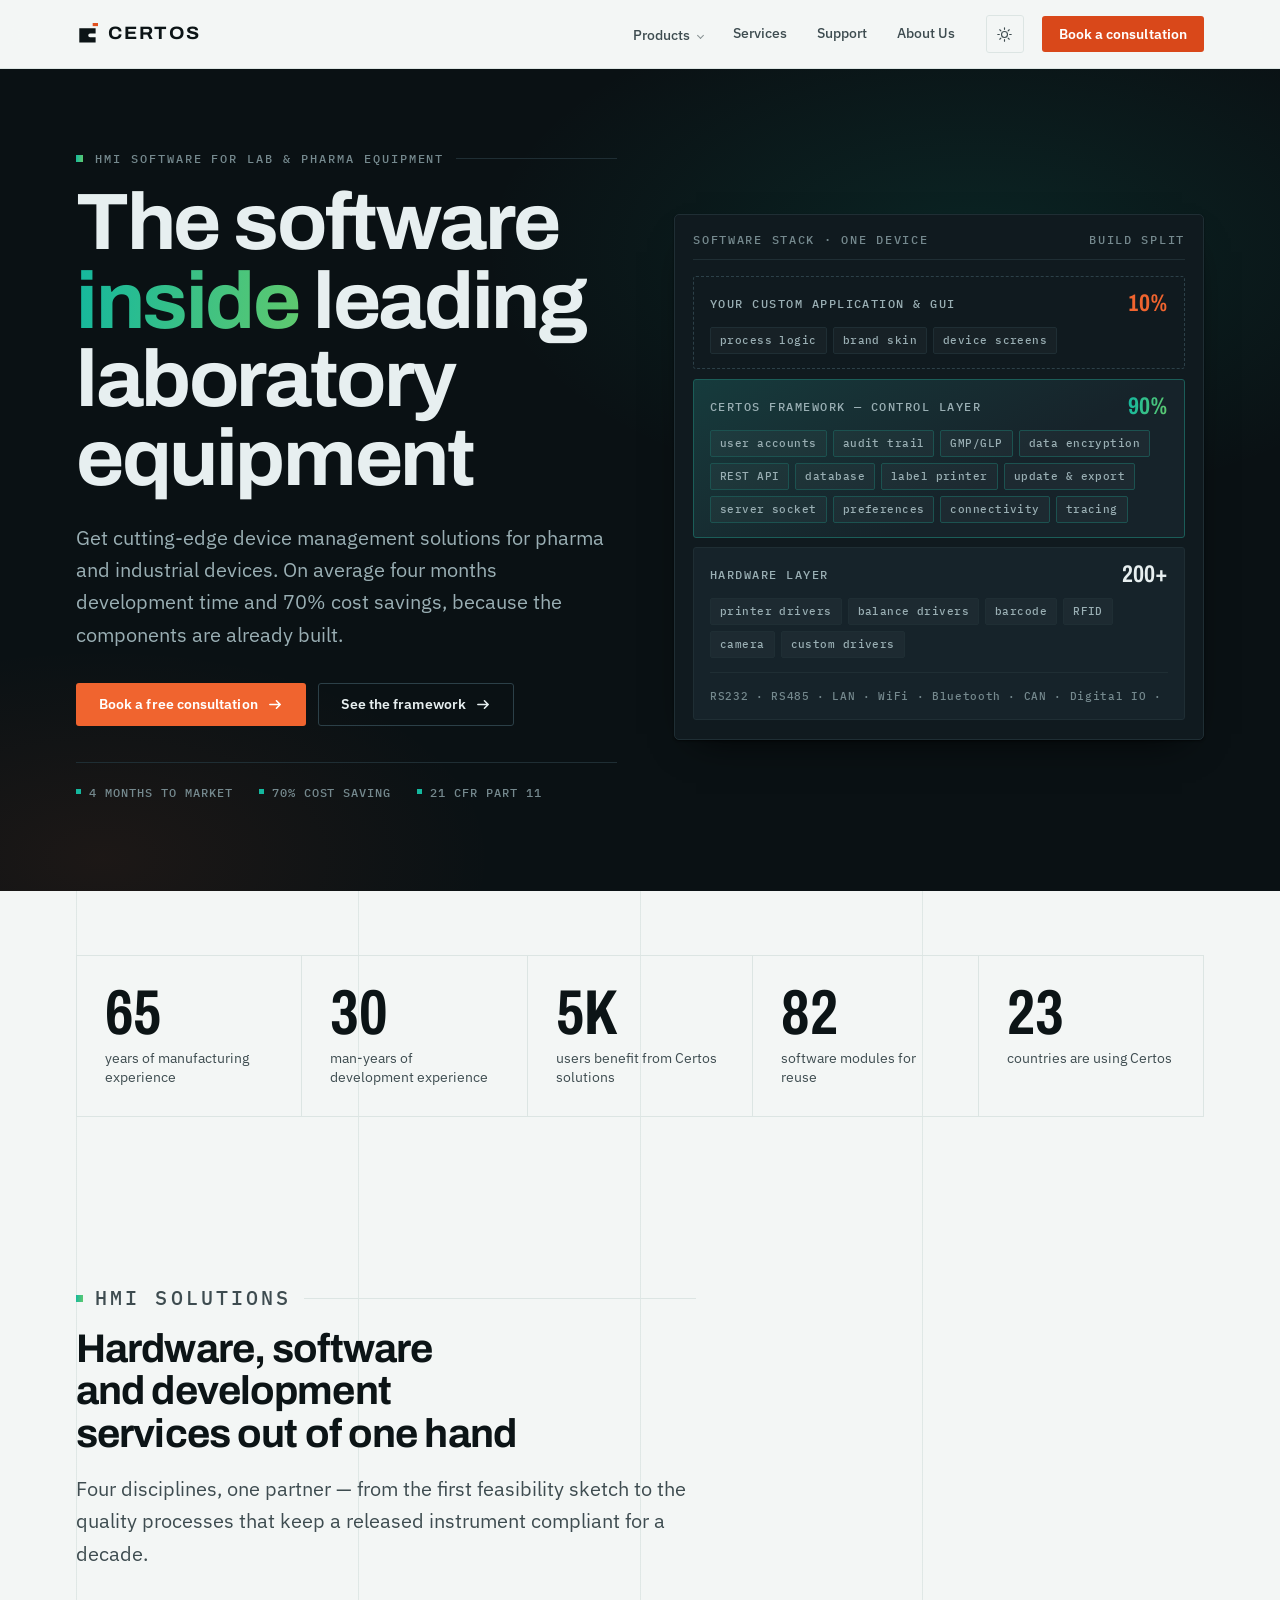
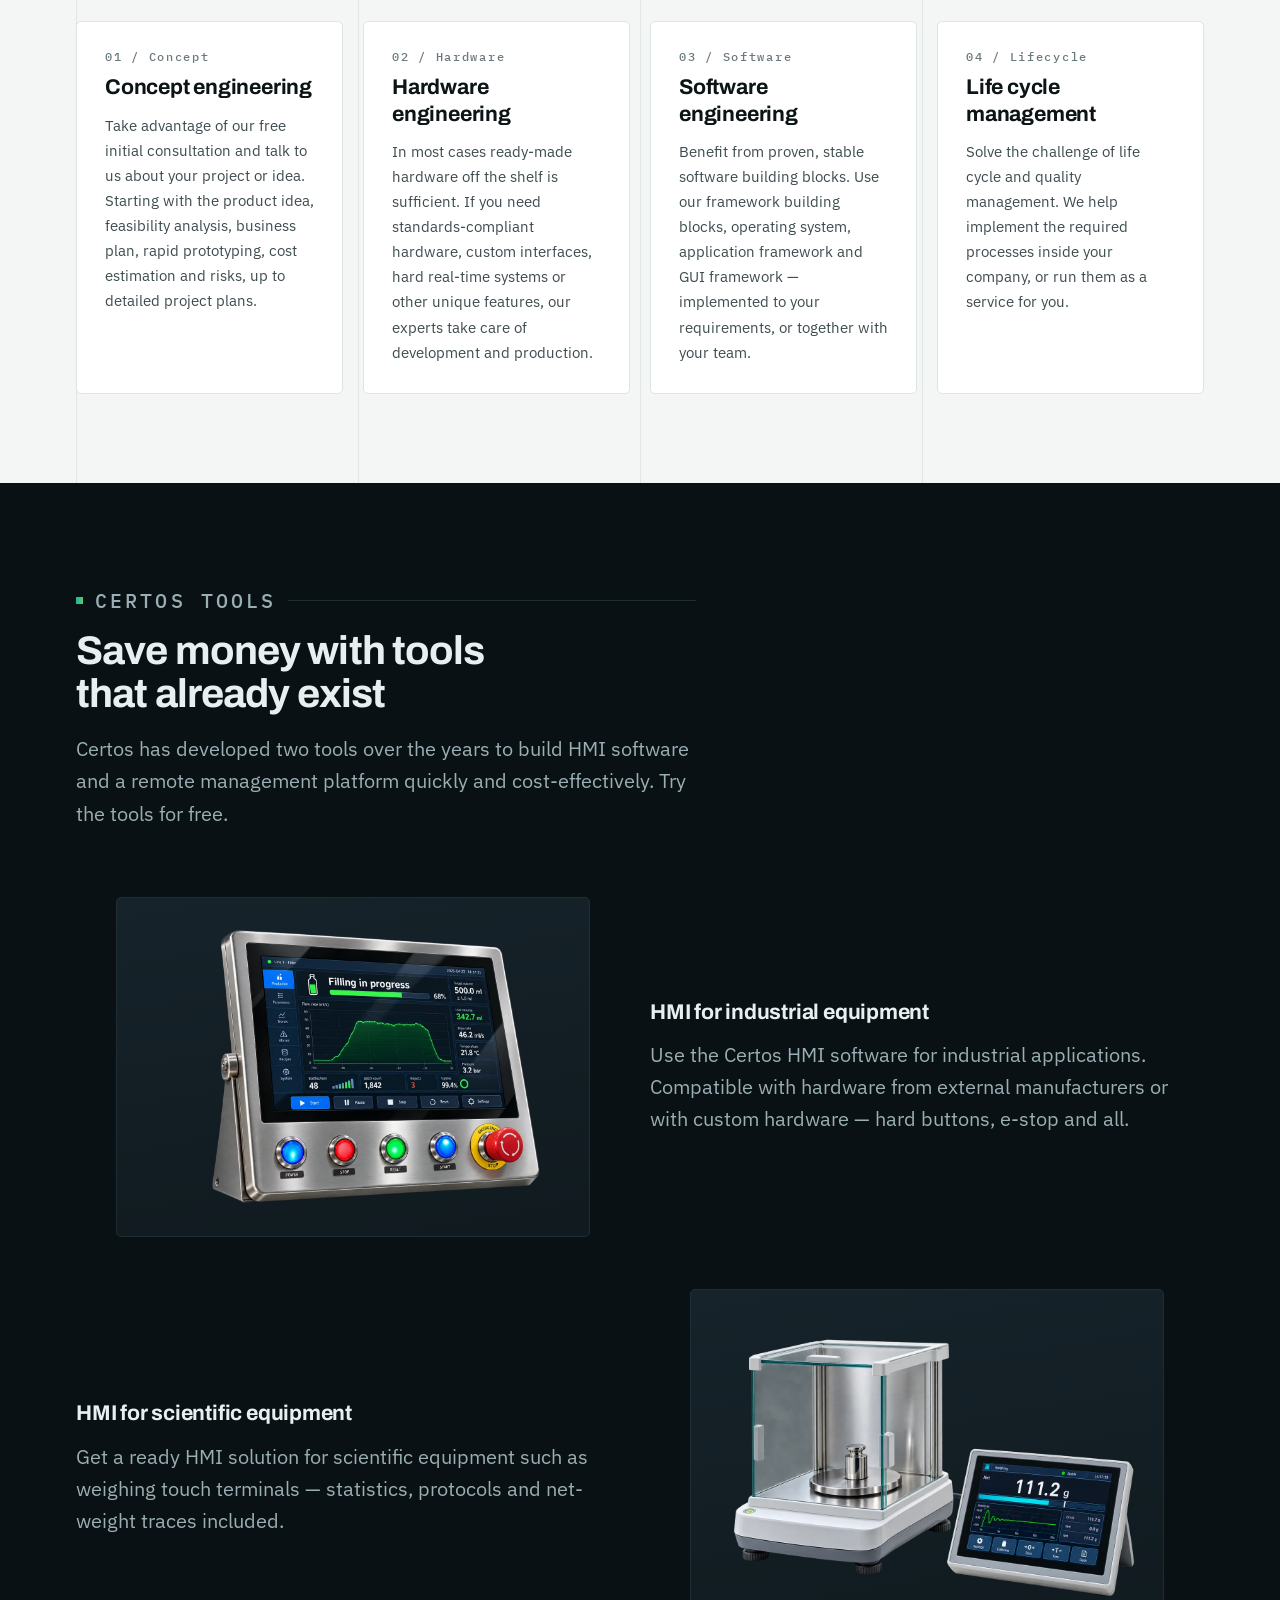
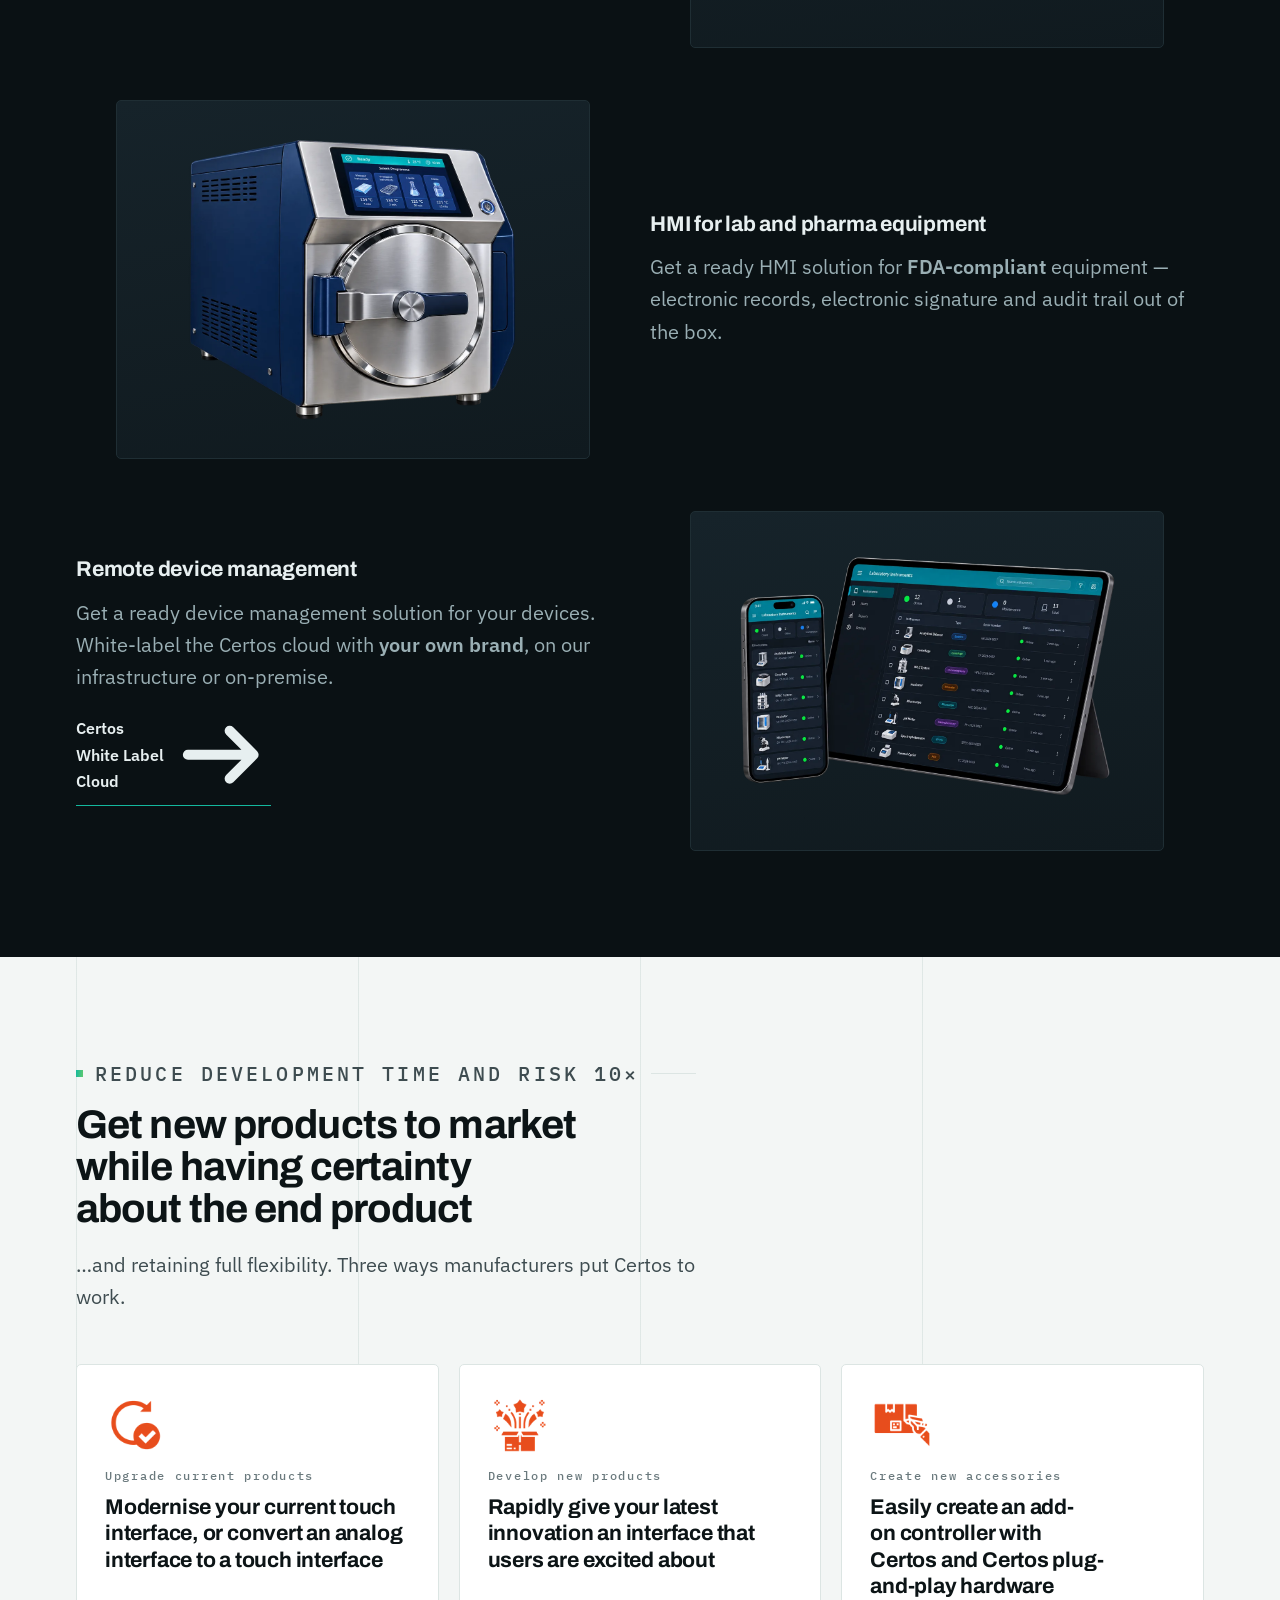
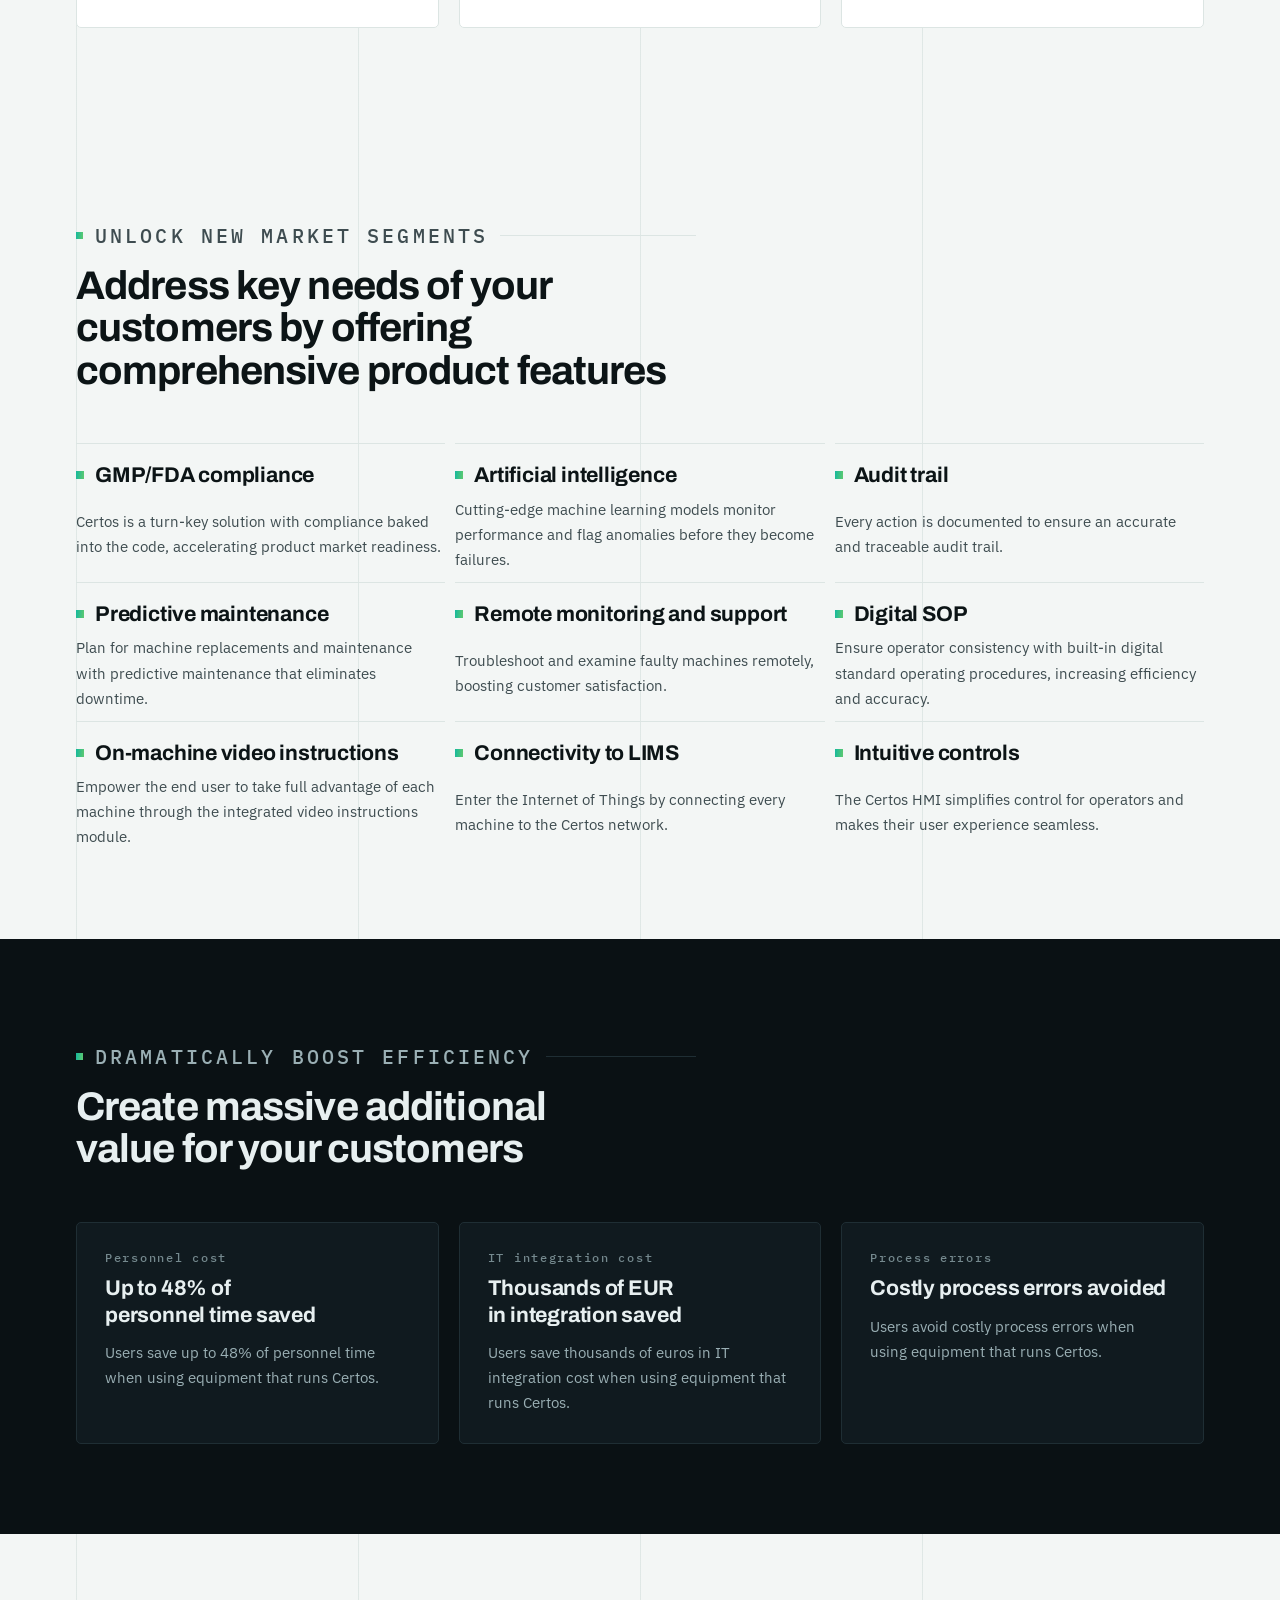
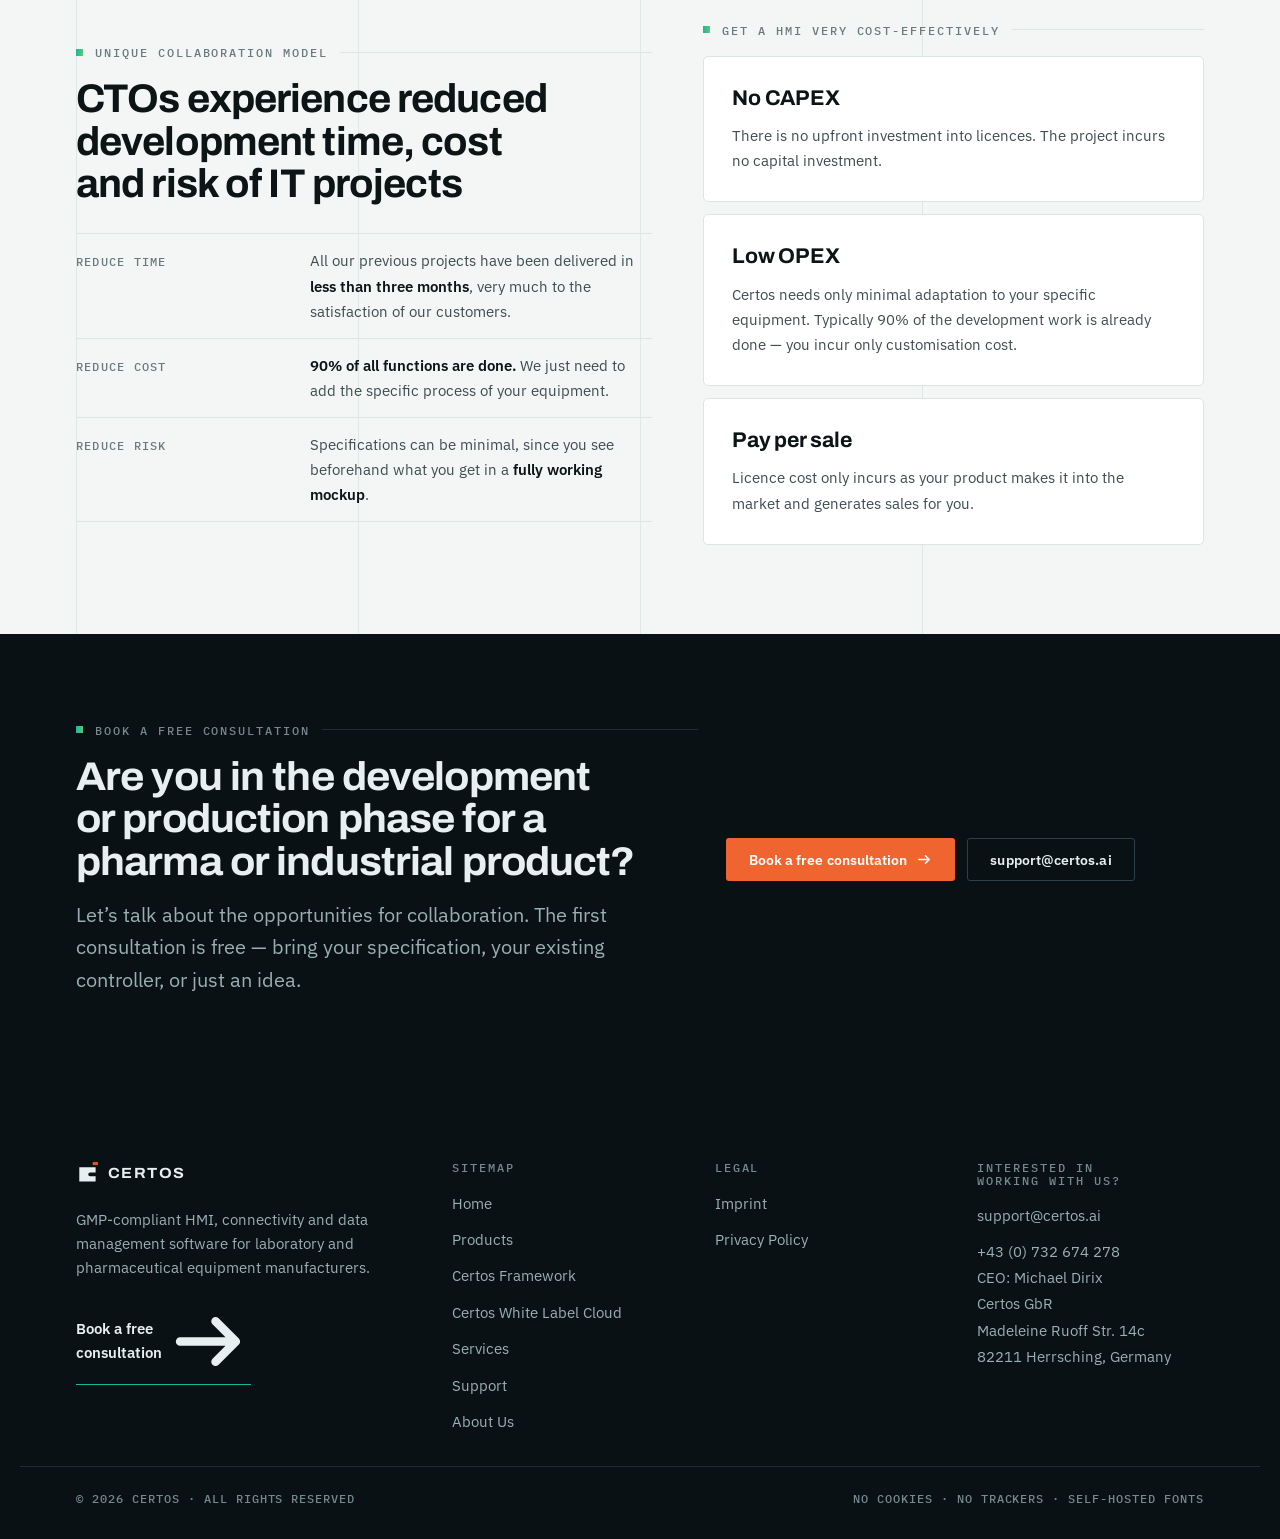
<file: index.html>
<!doctype html>
<html lang="en" itemscope itemtype="https://schema.org/WebPage">
<head>
<meta charset="utf-8">
<meta name="viewport" content="width=device-width, initial-scale=1">
<title>Certos &mdash; The software inside leading laboratory equipment</title>
<meta name="description" content="GMP-compliant HMI, connectivity and white-label device management software for laboratory and pharmaceutical equipment manufacturers. 90% already built, four months to market.">
<link rel="canonical" href="https://certos.ai/">
<meta property="og:type" content="website">
<meta property="og:site_name" content="Certos">
<meta property="og:title" content="Certos &mdash; The software inside leading laboratory equipment">
<meta property="og:description" content="GMP-compliant HMI, connectivity and white-label device management software for laboratory and pharmaceutical equipment manufacturers. 90% already built, four months to market.">
<meta property="og:url" content="https://certos.ai/">
<meta name="twitter:card" content="summary_large_image">
<meta name="theme-color" content="#0A1114">
<link rel="icon" href="/assets/img/favicon.svg" type="image/svg+xml">
<link rel="preload" href="/assets/fonts/archivo-400_800-latin.woff2" as="font" type="font/woff2" crossorigin>
<link rel="preload" href="/assets/fonts/ibm-plex-sans-400-latin.woff2" as="font" type="font/woff2" crossorigin>
<link rel="stylesheet" href="/assets/css/site.css">
<script>
  (function () {
    try {
      var t = localStorage.getItem("certos-theme");
      if (t === "dark" || t === "light") document.documentElement.setAttribute("data-theme", t);
    } catch (e) {}
  })();
</script>
</head>
<body>
<a class="skip" href="#main">Skip to content</a>
<header class="masthead">
  <div class="wrap masthead__in">
    <a class="mark" href="/"><svg class="mark__glyph" viewBox="0 0 24 24" fill="none" aria-hidden="true"><path d="M21.4 5.6H3.6v15.8h17.8v-5.9h-6.1a1.9 1.9 0 0 1-1.9-1.9v-.2a1.9 1.9 0 0 1 1.9-1.9h6.1V5.6Z" fill="currentColor"/><rect x="18.2" y="0" width="5.8" height="3.4" fill="#E2511F"/></svg>Certos</a>
    <nav class="nav" aria-label="Main"><div class="nav__item"><a href="/products/">Products</a><div class="nav__sub"><a href="/products/certos-framework/"><b>Certos Framework</b><span>Modular HMI framework for lab and industrial devices</span></a><a href="/products/certos-cloud/"><b>Certos White Label Cloud</b><span>Part 11 compliant device management under your brand</span></a></div></div><a href="/services/">Services</a><a href="/support/">Support</a><a href="/about-us/">About Us</a></nav>
    <button class="icon-btn theme-toggle" type="button" aria-label="Switch colour theme">
      <svg class="sun" viewBox="0 0 24 24" fill="none" aria-hidden="true"><circle cx="12" cy="12" r="4.2" stroke="currentColor" stroke-width="1.6"/><path d="M12 2.5v2.2M12 19.3v2.2M2.5 12h2.2M19.3 12h2.2M5.3 5.3l1.6 1.6M17.1 17.1l1.6 1.6M18.7 5.3l-1.6 1.6M6.9 17.1l-1.6 1.6" stroke="currentColor" stroke-width="1.6" stroke-linecap="round"/></svg>
      <svg class="moon" viewBox="0 0 24 24" fill="none" aria-hidden="true"><path d="M20 14.2A8.2 8.2 0 0 1 9.8 4a8.2 8.2 0 1 0 10.2 10.2Z" stroke="currentColor" stroke-width="1.6" stroke-linejoin="round"/></svg>
    </button>
    <a class="btn btn--primary" href="https://calendly.com/michael-dirix/certoclav" rel="noopener">Book a consultation</a>
    <button class="icon-btn burger" type="button" aria-label="Open menu" aria-expanded="false" aria-controls="drawer">
      <svg viewBox="0 0 24 24" fill="none" aria-hidden="true"><path d="M3.5 7h17M3.5 12h17M3.5 17h17" stroke="currentColor" stroke-width="1.7" stroke-linecap="round"/></svg>
    </button>
  </div>
  <div class="drawer wrap" id="drawer" data-open="false">
    <nav aria-label="Mobile"><a href="/products/">Products</a><a class="sub" href="/products/certos-framework/">Certos Framework</a><a class="sub" href="/products/certos-cloud/">Certos White Label Cloud</a><a href="/services/">Services</a><a href="/support/">Support</a><a href="/about-us/">About Us</a></nav>
    <a class="btn btn--primary" href="https://calendly.com/michael-dirix/certoclav" rel="noopener">Book a free consultation</a>
  </div>
</header>
<main id="main">

<section class="hero hero--panel panel">
  <div class="wrap hero__grid">
    <div>
      <p class="eyebrow" style="--line: var(--pn-line);">HMI software for lab &amp; pharma equipment</p>
      <h1>The software <em>inside</em> leading laboratory equipment</h1>
      <p class="hero__lead">Get cutting-edge device management solutions for pharma and industrial devices.
      On average four months development time and 70% cost savings, because the components are already built.</p>
      <div class="btn-row">
        <a class="btn btn--primary" href="https://calendly.com/michael-dirix/certoclav" rel="noopener">Book a free consultation <svg viewBox="0 0 16 16" fill="none" aria-hidden="true"><path d="M2 8h11M9 4l4 4-4 4" stroke="currentColor" stroke-width="1.7" stroke-linecap="round" stroke-linejoin="round"/></svg></a>
        <a class="btn btn--ghost" href="/products/certos-framework/">See the framework <svg viewBox="0 0 16 16" fill="none" aria-hidden="true"><path d="M2 8h11M9 4l4 4-4 4" stroke="currentColor" stroke-width="1.7" stroke-linecap="round" stroke-linejoin="round"/></svg></a>
      </div>
      <p class="hero__meta">
        <span>4 months to market</span>
        <span>70% cost saving</span>
        <span>21 CFR Part 11</span>
      </p>
    </div>
    
<div class="stack" aria-label="Certos software stack: 10 percent custom application on top of 90 percent ready-made framework">
  <p class="stack__bar"><span>Software stack &middot; one device</span><span>Build split</span></p>

  <div class="stack__layer stack__layer--custom">
    <h4>Your custom application &amp; GUI <b>10%</b></h4>
    <div class="chips">
      <span>process logic</span><span>brand skin</span><span>device screens</span>
    </div>
  </div>

  <div class="stack__layer stack__layer--core">
    <h4>Certos framework &mdash; control layer <b>90%</b></h4>
    <div class="chips">
      <span>user accounts</span><span>audit trail</span><span>GMP/GLP</span><span>data encryption</span>
      <span>REST&nbsp;API</span><span>database</span><span>label printer</span><span>update &amp; export</span>
      <span>server socket</span><span>preferences</span><span>connectivity</span><span>tracing</span>
    </div>
  </div>

  <div class="stack__layer">
    <h4>Hardware layer <b>200+</b></h4>
    <div class="chips">
      <span>printer drivers</span><span>balance drivers</span><span>barcode</span>
      <span>RFID</span><span>camera</span><span>custom drivers</span>
    </div>
    <p class="stack__io">RS232 &middot; RS485 &middot; LAN &middot; WiFi &middot; Bluetooth &middot; CAN &middot; Digital IO &middot; Analog IO &middot; USB &middot; SD &middot; SIM 3G/4G/5G</p>
  </div>
</div>

  </div>
</section>

<section class="band band--tight sheet">
  <div class="wrap">
    <div class="stats">
      <div><b data-count="65">65</b><span>years of manufacturing experience</span></div>
      <div><b data-count="30">30</b><span>man-years of development experience</span></div>
      <div><b data-count="5" data-suffix="K">5K</b><span>users benefit from Certos solutions</span></div>
      <div><b data-count="82">82</b><span>software modules for reuse</span></div>
      <div><b data-count="23">23</b><span>countries are using Certos</span></div>
    </div>
  </div>
</section>

<section class="band sheet">
  <div class="wrap">
    <div class="s-head">
      <p class="eyebrow">HMI solutions</p>
      <h2>Hardware, software and development services out of one hand</h2>
      <p>Four disciplines, one partner &mdash; from the first feasibility sketch to the quality processes
      that keep a released instrument compliant for a decade.</p>
    </div>
    <div class="grid grid--4 mt-l">
      <article class="card">
        <span class="card__num">01 / Concept</span>
        <h3>Concept engineering</h3>
        <p>Take advantage of our free initial consultation and talk to us about your project or idea.
        Starting with the product idea, feasibility analysis, business plan, rapid prototyping, cost
        estimation and risks, up to detailed project plans.</p>
      </article>
      <article class="card">
        <span class="card__num">02 / Hardware</span>
        <h3>Hardware engineering</h3>
        <p>In most cases ready-made hardware off the shelf is sufficient. If you need standards-compliant
        hardware, custom interfaces, hard real-time systems or other unique features, our experts take
        care of development and production.</p>
      </article>
      <article class="card">
        <span class="card__num">03 / Software</span>
        <h3>Software engineering</h3>
        <p>Benefit from proven, stable software building blocks. Use our framework building blocks,
        operating system, application framework and GUI framework &mdash; implemented to your
        requirements, or together with your team.</p>
      </article>
      <article class="card">
        <span class="card__num">04 / Lifecycle</span>
        <h3>Life cycle management</h3>
        <p>Solve the challenge of life cycle and quality management. We help implement the required
        processes inside your company, or run them as a service for you.</p>
      </article>
    </div>
  </div>
</section>

<section class="band panel">
  <div class="wrap">
    <div class="s-head">
      <p class="eyebrow" style="--line: var(--pn-line);">Certos tools</p>
      <h2>Save money with tools that already exist</h2>
      <p>Certos has developed two tools over the years to build HMI software and a remote management
      platform quickly and cost-effectively. Try the tools for free.</p>
    </div>

    <div class="grid grid--2 mt-l">
      <figure class="fig fig--contain">
        <img src="/assets/img/hmi-industrial.webp" alt="Industrial HMI panel PC in a stainless-steel bezel, showing a filling process with a live flow-rate trace, above a row of illuminated pushbuttons and an emergency stop" width="1200" height="894" loading="lazy">
        <figcaption><b>FIG. 01</b> HMI for industrial equipment &middot; panel PC</figcaption>
      </figure>
      <div style="display:grid; align-content:center; gap:14px;">
        <h3>HMI for industrial equipment</h3>
        <p class="lead">Use the Certos HMI software for industrial applications. Compatible with hardware
        from external manufacturers or with custom hardware &mdash; hard buttons, e-stop and all.</p>
      </div>

      <div style="display:grid; align-content:center; gap:14px;">
        <h3>HMI for scientific equipment</h3>
        <p class="lead">Get a ready HMI solution for scientific equipment such as weighing touch
        terminals &mdash; statistics, protocols and net-weight traces included.</p>
      </div>
      <figure class="fig fig--contain">
        <img src="/assets/img/hmi-balance.webp" alt="Laboratory precision balance beside a Certos touch terminal showing a net weight of 111.2 g with a live stability trace" width="1200" height="820" loading="lazy">
        <figcaption><b>FIG. 02</b> HMI for scientific equipment &middot; weighing terminal</figcaption>
      </figure>

      <figure class="fig fig--contain">
        <img src="/assets/img/hmi-sterilizer.webp" alt="Benchtop steam sterilizer with an integrated Certos touchscreen showing sterilisation programmes at 121 and 134 degrees Celsius" width="1200" height="809" loading="lazy">
        <figcaption><b>FIG. 03</b> HMI for lab &amp; pharma equipment &middot; steam sterilizer</figcaption>
      </figure>
      <div style="display:grid; align-content:center; gap:14px;">
        <h3>HMI for lab and pharma equipment</h3>
        <p class="lead">Get a ready HMI solution for <strong>FDA-compliant</strong> equipment &mdash;
        electronic records, electronic signature and audit trail out of the box.</p>
      </div>

      <div style="display:grid; align-content:center; gap:14px;">
        <h3>Remote device management</h3>
        <p class="lead">Get a ready device management solution for your devices. White-label the Certos
        cloud with <strong>your own brand</strong>, on our infrastructure or on-premise.</p>
        <p><a class="tlink" href="/products/certos-cloud/">Certos White Label Cloud <svg viewBox="0 0 16 16" fill="none" aria-hidden="true"><path d="M2 8h11M9 4l4 4-4 4" stroke="currentColor" stroke-width="1.7" stroke-linecap="round" stroke-linejoin="round"/></svg></a></p>
      </div>
      <figure class="fig fig--contain">
        <img src="/assets/img/device-fleet-mobile.webp" alt="Phone and tablet side by side, both showing the Certos device management application with a list of connected laboratory instruments" width="1200" height="902" loading="lazy">
        <figcaption><b>FIG. 04</b> Remote device management &middot; phone and tablet</figcaption>
      </figure>
    </div>
  </div>
</section>

<section class="band sheet">
  <div class="wrap">
    <div class="s-head">
      <p class="eyebrow">Reduce development time and risk 10&times;</p>
      <h2>Get new products to market while having certainty about the end product</h2>
      <p>&hellip;and retaining full flexibility. Three ways manufacturers put Certos to work.</p>
    </div>
    <div class="grid grid--3 mt-l">
      <article class="card">
        <img src="/assets/img/icon-upgrade.webp" alt="" width="180" height="180" loading="lazy" style="width:64px;height:64px;">
        <span class="card__num">Upgrade current products</span>
        <h3>Modernise your current touch interface, or convert an analog interface to a touch interface</h3>
      </article>
      <article class="card">
        <img src="/assets/img/icon-develop.webp" alt="" width="180" height="180" loading="lazy" style="width:64px;height:64px;">
        <span class="card__num">Develop new products</span>
        <h3>Rapidly give your latest innovation an interface that users are excited about</h3>
      </article>
      <article class="card">
        <img src="/assets/img/icon-accessories.webp" alt="" width="180" height="180" loading="lazy" style="width:64px;height:64px;">
        <span class="card__num">Create new accessories</span>
        <h3>Easily create an add-on controller with Certos and Certos plug-and-play hardware</h3>
      </article>
    </div>
  </div>
</section>

<section class="band sheet">
  <div class="wrap">
    <div class="s-head">
      <p class="eyebrow">Unlock new market segments</p>
      <h2>Address key needs of your customers by offering comprehensive product features</h2>
    </div>
    <div class="mt-l">
<div class="feat grid grid--3"><div><h3>GMP/FDA compliance</h3><p>Certos is a turn-key solution with compliance baked into the code, accelerating product market readiness.</p></div><div><h3>Artificial intelligence</h3><p>Cutting-edge machine learning models monitor performance and flag anomalies before they become failures.</p></div><div><h3>Audit trail</h3><p>Every action is documented to ensure an accurate and traceable audit trail.</p></div><div><h3>Predictive maintenance</h3><p>Plan for machine replacements and maintenance with predictive maintenance that eliminates downtime.</p></div><div><h3>Remote monitoring and support</h3><p>Troubleshoot and examine faulty machines remotely, boosting customer satisfaction.</p></div><div><h3>Digital SOP</h3><p>Ensure operator consistency with built-in digital standard operating procedures, increasing efficiency and accuracy.</p></div><div><h3>On-machine video instructions</h3><p>Empower the end user to take full advantage of each machine through the integrated video instructions module.</p></div><div><h3>Connectivity to LIMS</h3><p>Enter the Internet of Things by connecting every machine to the Certos network.</p></div><div><h3>Intuitive controls</h3><p>The Certos HMI simplifies control for operators and makes their user experience seamless.</p></div></div>
    </div>
  </div>
</section>

<section class="band panel">
  <div class="wrap">
    <div class="s-head">
      <p class="eyebrow" style="--line: var(--pn-line);">Dramatically boost efficiency</p>
      <h2>Create massive additional value for your customers</h2>
    </div>
    <div class="grid grid--3 mt-l">
      <article class="card">
        <span class="card__num">Personnel cost</span>
        <h3>Up to 48% of personnel time saved</h3>
        <p>Users save up to 48% of personnel time when using equipment that runs Certos.</p>
      </article>
      <article class="card">
        <span class="card__num">IT integration cost</span>
        <h3>Thousands of EUR in integration saved</h3>
        <p>Users save thousands of euros in IT integration cost when using equipment that runs Certos.</p>
      </article>
      <article class="card">
        <span class="card__num">Process errors</span>
        <h3>Costly process errors avoided</h3>
        <p>Users avoid costly process errors when using equipment that runs Certos.</p>
      </article>
    </div>
  </div>
</section>

<section class="band sheet">
  <div class="wrap split split--wide-left">
    <div>
      <p class="eyebrow">Unique collaboration model</p>
      <h2>CTOs experience reduced development time, cost and risk of IT projects</h2>
      <div class="spec mt-m">
        <div><p class="k">Reduce time</p><p class="v">All our previous projects have been delivered in <strong>less than three months</strong>, very much to the satisfaction of our customers.</p></div>
        <div><p class="k">Reduce cost</p><p class="v"><strong>90% of all functions are done.</strong> We just need to add the specific process of your equipment.</p></div>
        <div><p class="k">Reduce risk</p><p class="v">Specifications can be minimal, since you see beforehand what you get in a <strong>fully working mockup</strong>.</p></div>
      </div>
    </div>
    <div>
      <p class="eyebrow">Get a HMI very cost-effectively</p>
      <div class="grid" style="gap:12px;">
        <article class="card"><h3>No CAPEX</h3><p>There is no upfront investment into licences. The project incurs no capital investment.</p></article>
        <article class="card"><h3>Low OPEX</h3><p>Certos needs only minimal adaptation to your specific equipment. Typically 90% of the development work is already done &mdash; you incur only customisation cost.</p></article>
        <article class="card"><h3>Pay per sale</h3><p>Licence cost only incurs as your product makes it into the market and generates sales for you.</p></article>
      </div>
    </div>
  </div>
</section>

<section class="band panel">
  <div class="wrap cta">
    <div>
      <p class="eyebrow" style="--line: var(--pn-line);">Book a free consultation</p>
      <h2>Are you in the development or production phase for a pharma or industrial product?</h2>
      <p class="lead mt-s">Let&rsquo;s talk about the opportunities for collaboration. The first consultation is free &mdash;
      bring your specification, your existing controller, or just an idea.</p>
    </div>
    <div class="btn-row">
      <a class="btn btn--primary" href="https://calendly.com/michael-dirix/certoclav" rel="noopener">Book a free consultation <svg viewBox="0 0 16 16" fill="none" aria-hidden="true"><path d="M2 8h11M9 4l4 4-4 4" stroke="currentColor" stroke-width="1.7" stroke-linecap="round" stroke-linejoin="round"/></svg></a>
      <a class="btn btn--ghost" href="mailto:support@certos.ai">support@certos.ai</a>
    </div>
  </div>
</section>
</main>
<footer class="foot">
  <div class="wrap foot__in">
    <div>
      <a class="mark" href="/"><svg class="mark__glyph" viewBox="0 0 24 24" fill="none" aria-hidden="true"><path d="M21.4 5.6H3.6v15.8h17.8v-5.9h-6.1a1.9 1.9 0 0 1-1.9-1.9v-.2a1.9 1.9 0 0 1 1.9-1.9h6.1V5.6Z" fill="currentColor"/><rect x="18.2" y="0" width="5.8" height="3.4" fill="#E2511F"/></svg>Certos</a>
      <p style="color: var(--pn-tx-2); font-size: .92rem; margin-top: 16px; max-width: 34ch;">
        GMP-compliant HMI, connectivity and data management software for laboratory
        and pharmaceutical equipment manufacturers.
      </p>
      <p style="margin-top: 20px;"><a class="tlink" style="color: var(--pn-tx); border-color: var(--signal-b);" href="https://calendly.com/michael-dirix/certoclav" rel="noopener">Book a free consultation <svg viewBox="0 0 16 16" fill="none" aria-hidden="true"><path d="M2 8h11M9 4l4 4-4 4" stroke="currentColor" stroke-width="1.7" stroke-linecap="round" stroke-linejoin="round"/></svg></a></p>
    </div>
    <div>
      <h4>Sitemap</h4>
      <ul>
        <li><a href="/">Home</a></li>
        <li><a href="/products/">Products</a></li>
        <li><a href="/products/certos-framework/">Certos Framework</a></li>
        <li><a href="/products/certos-cloud/">Certos White Label Cloud</a></li>
        <li><a href="/services/">Services</a></li>
        <li><a href="/support/">Support</a></li>
        <li><a href="/about-us/">About Us</a></li>
      </ul>
    </div>
    <div>
      <h4>Legal</h4>
      <ul>
        <li><a href="/imprint/">Imprint</a></li>
        <li><a href="/privacy-policy/">Privacy Policy</a></li>
      </ul>
    </div>
    <div>
      <h4>Interested in working with us?</h4>
      <ul>
        <li><a href="mailto:support@certos.ai">support@certos.ai</a></li>
        <li><a href="tel:+43732674278">+43 (0) 732 674 278</a></li>
      </ul>
      <address>
        CEO: Michael Dirix<br>
        Certos GbR<br>
        Madeleine Ruoff Str. 14c<br>
        82211 Herrsching, Germany
      </address>
    </div>
  </div>
  <div class="wrap foot__bar">
    <span>&copy; 2026 Certos &middot; All rights reserved</span>
    <span>No cookies &middot; No trackers &middot; Self-hosted fonts</span>
  </div>
</footer>
<script src="/assets/js/site.js" defer></script>
</body>
</html>
</file>
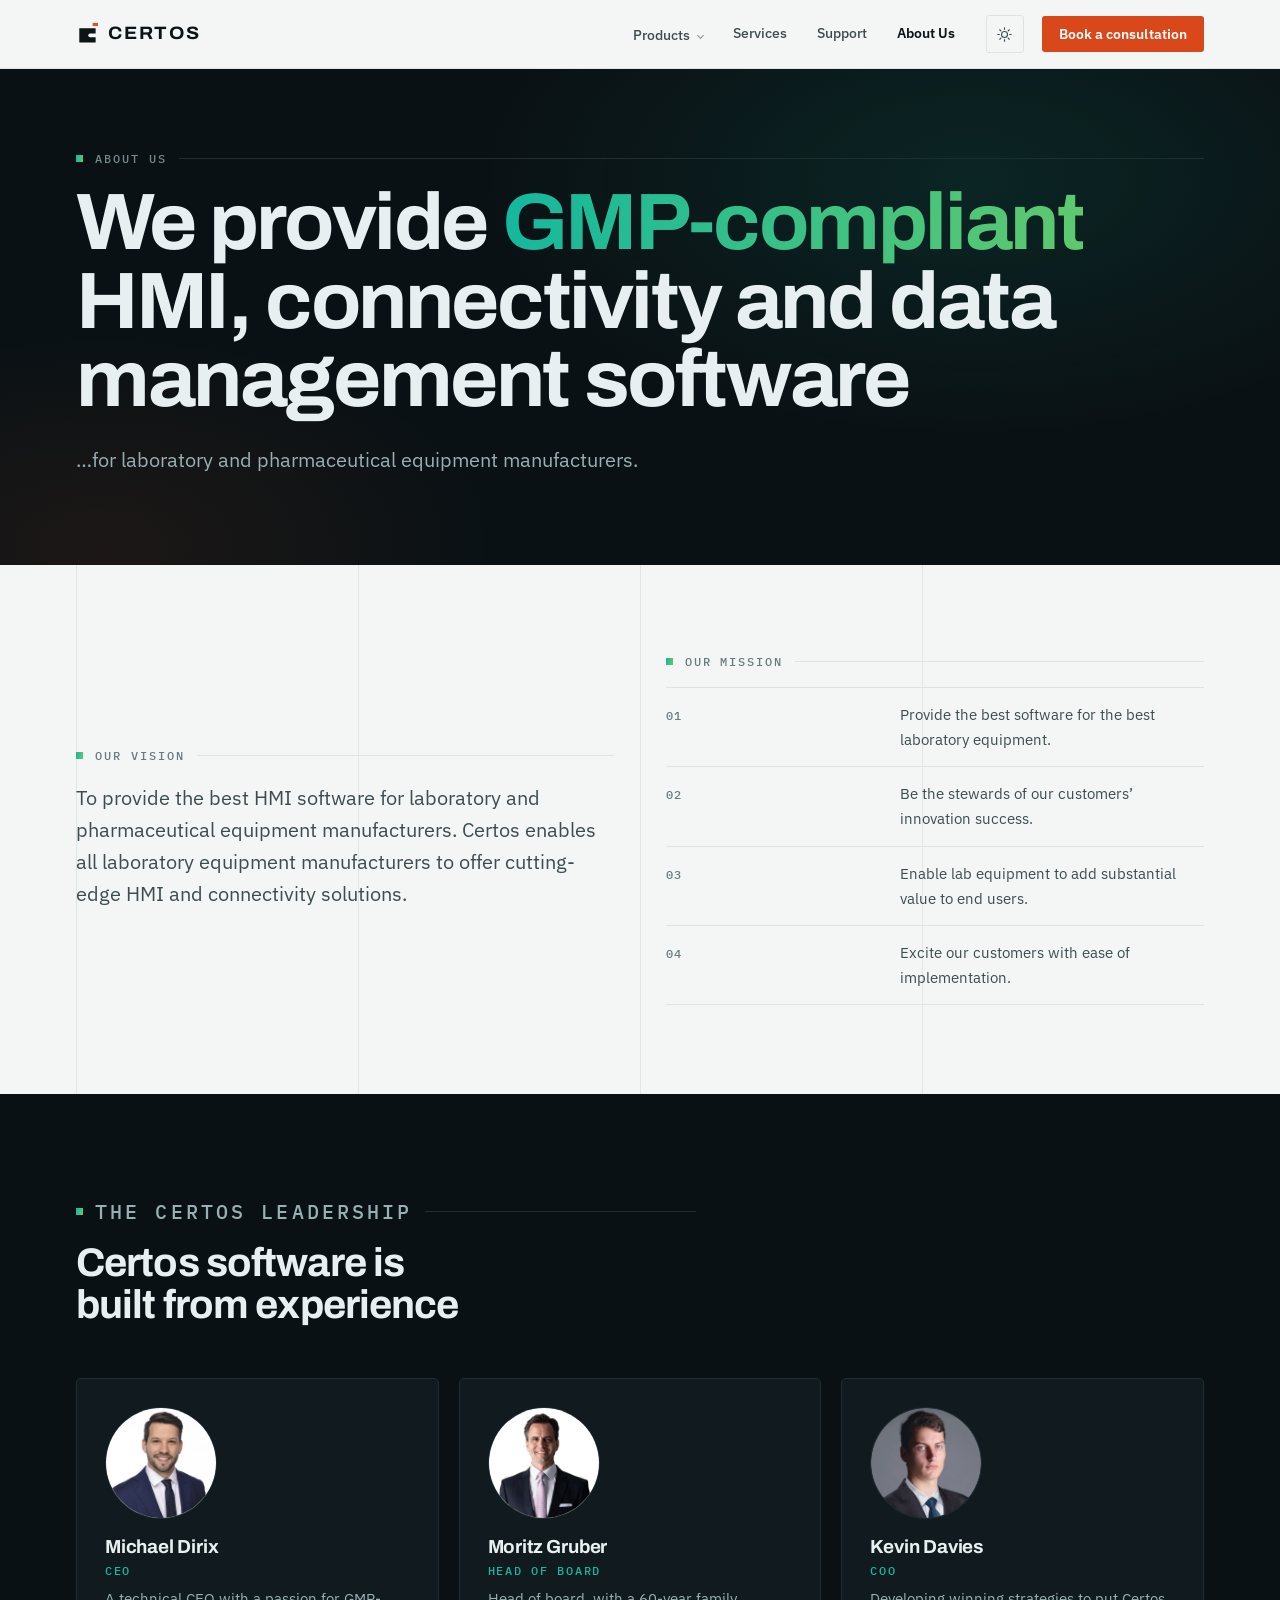
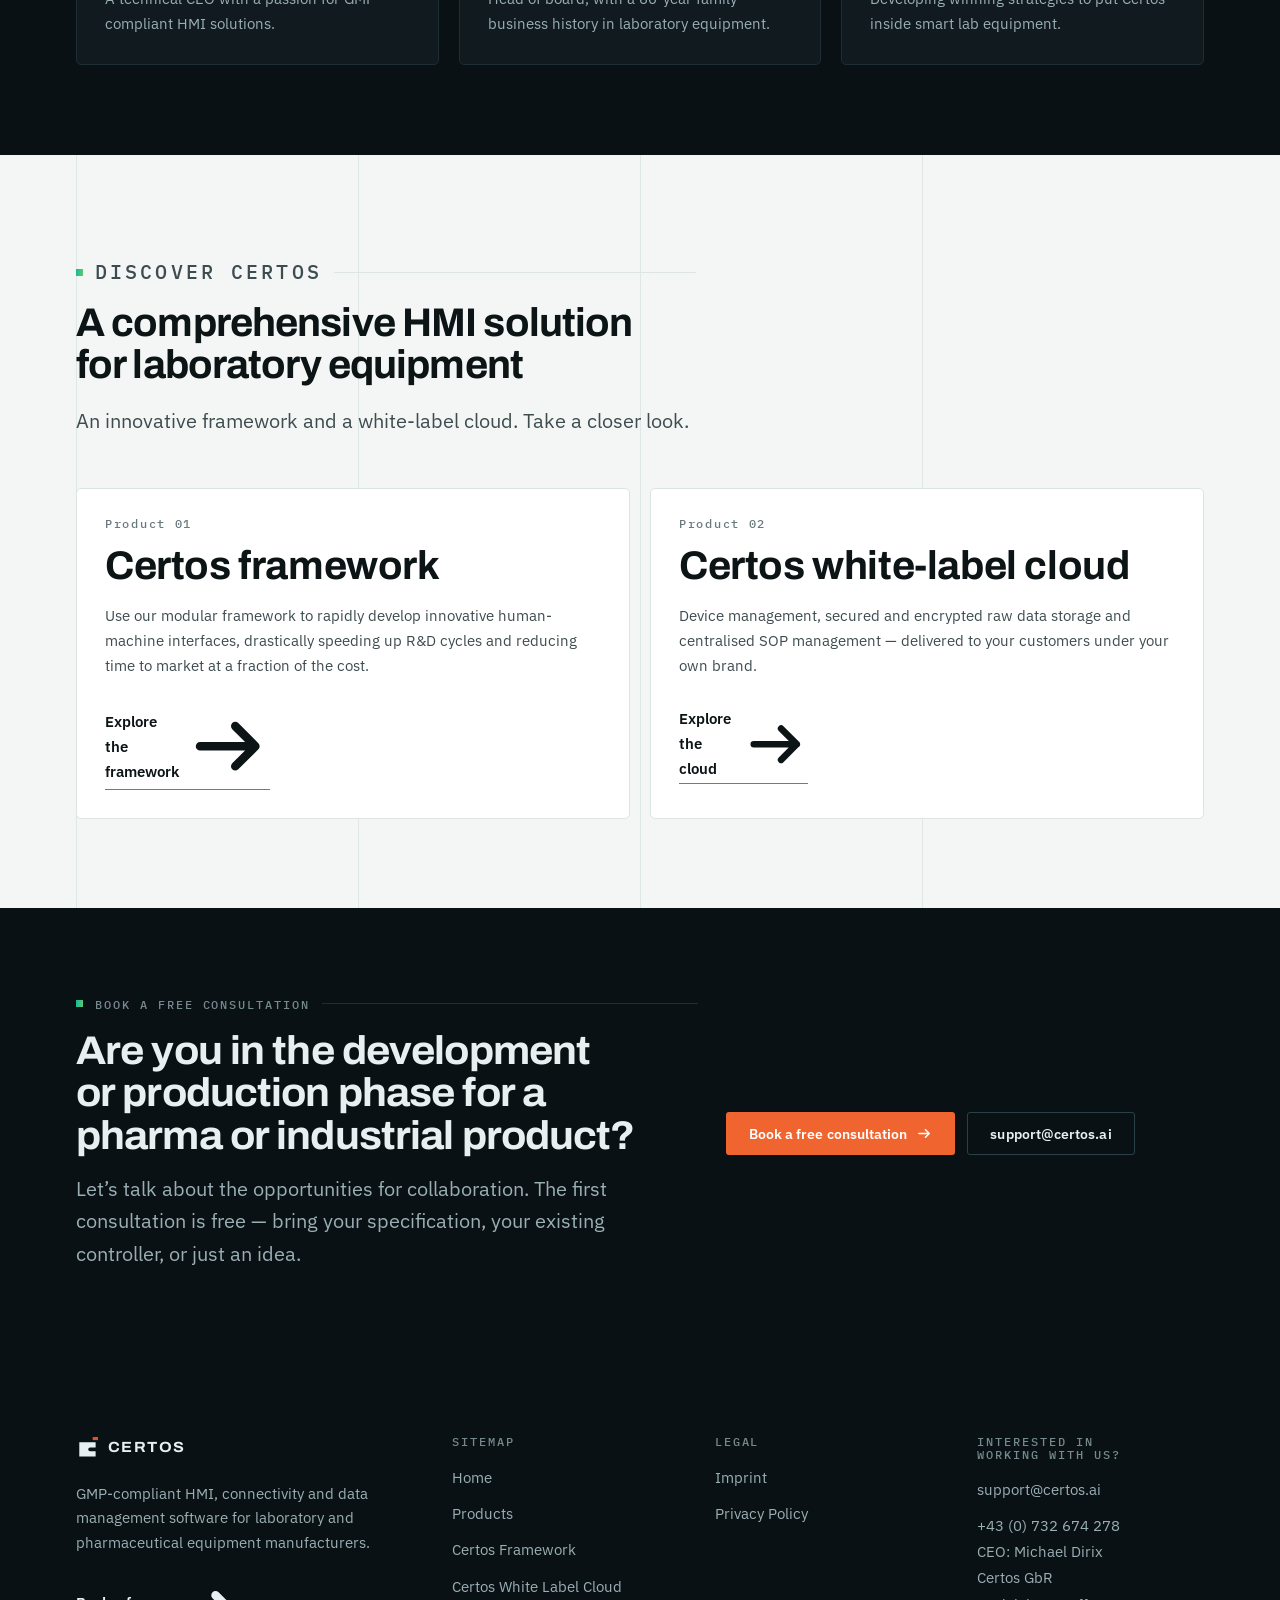
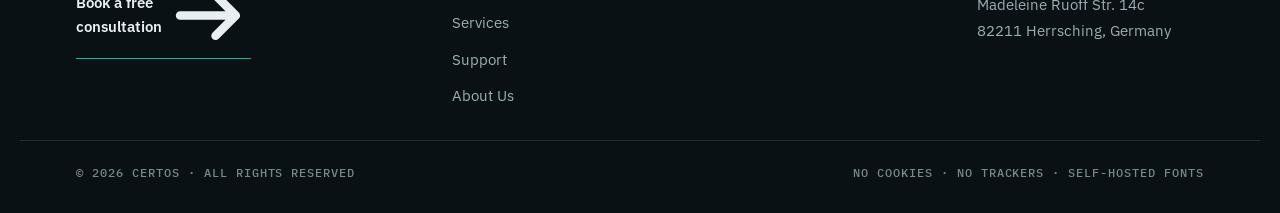
<file: about-us/index.html>
<!doctype html>
<html lang="en" itemscope itemtype="https://schema.org/WebPage">
<head>
<meta charset="utf-8">
<meta name="viewport" content="width=device-width, initial-scale=1">
<title>About Us &mdash; Certos</title>
<meta name="description" content="Certos provides GMP-compliant HMI, connectivity and data management software for laboratory and pharmaceutical equipment manufacturers.">
<link rel="canonical" href="https://certos.ai/about-us/">
<meta property="og:type" content="website">
<meta property="og:site_name" content="Certos">
<meta property="og:title" content="About Us &mdash; Certos">
<meta property="og:description" content="Certos provides GMP-compliant HMI, connectivity and data management software for laboratory and pharmaceutical equipment manufacturers.">
<meta property="og:url" content="https://certos.ai/about-us/">
<meta name="twitter:card" content="summary_large_image">
<meta name="theme-color" content="#0A1114">
<link rel="icon" href="/assets/img/favicon.svg" type="image/svg+xml">
<link rel="preload" href="/assets/fonts/archivo-400_800-latin.woff2" as="font" type="font/woff2" crossorigin>
<link rel="preload" href="/assets/fonts/ibm-plex-sans-400-latin.woff2" as="font" type="font/woff2" crossorigin>
<link rel="stylesheet" href="/assets/css/site.css">
<script>
  (function () {
    try {
      var t = localStorage.getItem("certos-theme");
      if (t === "dark" || t === "light") document.documentElement.setAttribute("data-theme", t);
    } catch (e) {}
  })();
</script>
</head>
<body>
<a class="skip" href="#main">Skip to content</a>
<header class="masthead">
  <div class="wrap masthead__in">
    <a class="mark" href="/"><svg class="mark__glyph" viewBox="0 0 24 24" fill="none" aria-hidden="true"><path d="M21.4 5.6H3.6v15.8h17.8v-5.9h-6.1a1.9 1.9 0 0 1-1.9-1.9v-.2a1.9 1.9 0 0 1 1.9-1.9h6.1V5.6Z" fill="currentColor"/><rect x="18.2" y="0" width="5.8" height="3.4" fill="#E2511F"/></svg>Certos</a>
    <nav class="nav" aria-label="Main"><div class="nav__item"><a href="/products/">Products</a><div class="nav__sub"><a href="/products/certos-framework/"><b>Certos Framework</b><span>Modular HMI framework for lab and industrial devices</span></a><a href="/products/certos-cloud/"><b>Certos White Label Cloud</b><span>Part 11 compliant device management under your brand</span></a></div></div><a href="/services/">Services</a><a href="/support/">Support</a><a href="/about-us/" aria-current="page">About Us</a></nav>
    <button class="icon-btn theme-toggle" type="button" aria-label="Switch colour theme">
      <svg class="sun" viewBox="0 0 24 24" fill="none" aria-hidden="true"><circle cx="12" cy="12" r="4.2" stroke="currentColor" stroke-width="1.6"/><path d="M12 2.5v2.2M12 19.3v2.2M2.5 12h2.2M19.3 12h2.2M5.3 5.3l1.6 1.6M17.1 17.1l1.6 1.6M18.7 5.3l-1.6 1.6M6.9 17.1l-1.6 1.6" stroke="currentColor" stroke-width="1.6" stroke-linecap="round"/></svg>
      <svg class="moon" viewBox="0 0 24 24" fill="none" aria-hidden="true"><path d="M20 14.2A8.2 8.2 0 0 1 9.8 4a8.2 8.2 0 1 0 10.2 10.2Z" stroke="currentColor" stroke-width="1.6" stroke-linejoin="round"/></svg>
    </button>
    <a class="btn btn--primary" href="https://calendly.com/michael-dirix/certoclav" rel="noopener">Book a consultation</a>
    <button class="icon-btn burger" type="button" aria-label="Open menu" aria-expanded="false" aria-controls="drawer">
      <svg viewBox="0 0 24 24" fill="none" aria-hidden="true"><path d="M3.5 7h17M3.5 12h17M3.5 17h17" stroke="currentColor" stroke-width="1.7" stroke-linecap="round"/></svg>
    </button>
  </div>
  <div class="drawer wrap" id="drawer" data-open="false">
    <nav aria-label="Mobile"><a href="/products/">Products</a><a class="sub" href="/products/certos-framework/">Certos Framework</a><a class="sub" href="/products/certos-cloud/">Certos White Label Cloud</a><a href="/services/">Services</a><a href="/support/">Support</a><a href="/about-us/">About Us</a></nav>
    <a class="btn btn--primary" href="https://calendly.com/michael-dirix/certoclav" rel="noopener">Book a free consultation</a>
  </div>
</header>
<main id="main">

<section class="hero hero--panel panel">
  <div class="wrap">
    <p class="eyebrow" style="--line: var(--pn-line);">About us</p>
    <h1 style="font-size: var(--t-hero); letter-spacing: -.03em; line-height: .98; max-width: 22ch;">We provide <em>GMP-compliant</em> HMI, connectivity and data management software</h1>
    <p class="hero__lead" style="max-width: 62ch;">&hellip;for laboratory and pharmaceutical equipment
    manufacturers.</p>
  </div>
</section>

<section class="band sheet">
  <div class="wrap split">
    <div>
      <p class="eyebrow">Our vision</p>
      <p class="lead">To provide the best HMI software for laboratory and pharmaceutical equipment
      manufacturers. Certos enables all laboratory equipment manufacturers to offer cutting-edge HMI and
      connectivity solutions.</p>
    </div>
    <div>
      <p class="eyebrow">Our mission</p>
      <div class="spec">
        <div><p class="k">01</p><p class="v">Provide the best software for the best laboratory equipment.</p></div>
        <div><p class="k">02</p><p class="v">Be the stewards of our customers&rsquo; innovation success.</p></div>
        <div><p class="k">03</p><p class="v">Enable lab equipment to add substantial value to end users.</p></div>
        <div><p class="k">04</p><p class="v">Excite our customers with ease of implementation.</p></div>
      </div>
    </div>
  </div>
</section>

<section class="band panel">
  <div class="wrap">
    <div class="s-head">
      <p class="eyebrow" style="--line: var(--pn-line);">The Certos leadership</p>
      <h2>Certos software is built from experience</h2>
    </div>
    <div class="grid grid--3 mt-l">
      <article class="card person">
        <img src="/assets/img/team-michael-dirix.webp" alt="Michael Dirix" width="480" height="480" loading="lazy">
        <div>
          <h3>Michael Dirix</h3>
          <p class="role">CEO</p>
          <p>A technical CEO with a passion for GMP-compliant HMI solutions.</p>
        </div>
      </article>
      <article class="card person">
        <img src="/assets/img/team-moritz-gruber.webp" alt="Moritz Gruber" width="480" height="480" loading="lazy">
        <div>
          <h3>Moritz Gruber</h3>
          <p class="role">Head of Board</p>
          <p>Head of board, with a 60-year family business history in laboratory equipment.</p>
        </div>
      </article>
      <article class="card person">
        <img src="/assets/img/team-kevin-davies.webp" alt="Kevin Davies" width="480" height="480" loading="lazy">
        <div>
          <h3>Kevin Davies</h3>
          <p class="role">COO</p>
          <p>Developing winning strategies to put Certos inside smart lab equipment.</p>
        </div>
      </article>
    </div>
  </div>
</section>

<section class="band sheet">
  <div class="wrap">
    <div class="s-head">
      <p class="eyebrow">Discover Certos</p>
      <h2>A comprehensive HMI solution for laboratory equipment</h2>
      <p>An innovative framework and a white-label cloud. Take a closer look.</p>
    </div>
    <div class="grid grid--2 mt-l">
      <a class="card card--link" href="/products/certos-framework/">
        <span class="card__num">Product 01</span>
        <h3 style="font-size: var(--t-h2);">Certos framework</h3>
        <p>Use our modular framework to rapidly develop innovative human-machine interfaces, drastically
        speeding up R&amp;D cycles and reducing time to market at a fraction of the cost.</p>
        <p class="mt-s"><span class="tlink">Explore the framework <svg viewBox="0 0 16 16" fill="none" aria-hidden="true"><path d="M2 8h11M9 4l4 4-4 4" stroke="currentColor" stroke-width="1.7" stroke-linecap="round" stroke-linejoin="round"/></svg></span></p>
      </a>
      <a class="card card--link" href="/products/certos-cloud/">
        <span class="card__num">Product 02</span>
        <h3 style="font-size: var(--t-h2);">Certos white-label cloud</h3>
        <p>Device management, secured and encrypted raw data storage and centralised SOP management &mdash;
        delivered to your customers under your own brand.</p>
        <p class="mt-s"><span class="tlink">Explore the cloud <svg viewBox="0 0 16 16" fill="none" aria-hidden="true"><path d="M2 8h11M9 4l4 4-4 4" stroke="currentColor" stroke-width="1.7" stroke-linecap="round" stroke-linejoin="round"/></svg></span></p>
      </a>
    </div>
  </div>
</section>

<section class="band panel">
  <div class="wrap cta">
    <div>
      <p class="eyebrow" style="--line: var(--pn-line);">Book a free consultation</p>
      <h2>Are you in the development or production phase for a pharma or industrial product?</h2>
      <p class="lead mt-s">Let&rsquo;s talk about the opportunities for collaboration. The first consultation is free &mdash;
      bring your specification, your existing controller, or just an idea.</p>
    </div>
    <div class="btn-row">
      <a class="btn btn--primary" href="https://calendly.com/michael-dirix/certoclav" rel="noopener">Book a free consultation <svg viewBox="0 0 16 16" fill="none" aria-hidden="true"><path d="M2 8h11M9 4l4 4-4 4" stroke="currentColor" stroke-width="1.7" stroke-linecap="round" stroke-linejoin="round"/></svg></a>
      <a class="btn btn--ghost" href="mailto:support@certos.ai">support@certos.ai</a>
    </div>
  </div>
</section>
</main>
<footer class="foot">
  <div class="wrap foot__in">
    <div>
      <a class="mark" href="/"><svg class="mark__glyph" viewBox="0 0 24 24" fill="none" aria-hidden="true"><path d="M21.4 5.6H3.6v15.8h17.8v-5.9h-6.1a1.9 1.9 0 0 1-1.9-1.9v-.2a1.9 1.9 0 0 1 1.9-1.9h6.1V5.6Z" fill="currentColor"/><rect x="18.2" y="0" width="5.8" height="3.4" fill="#E2511F"/></svg>Certos</a>
      <p style="color: var(--pn-tx-2); font-size: .92rem; margin-top: 16px; max-width: 34ch;">
        GMP-compliant HMI, connectivity and data management software for laboratory
        and pharmaceutical equipment manufacturers.
      </p>
      <p style="margin-top: 20px;"><a class="tlink" style="color: var(--pn-tx); border-color: var(--signal-b);" href="https://calendly.com/michael-dirix/certoclav" rel="noopener">Book a free consultation <svg viewBox="0 0 16 16" fill="none" aria-hidden="true"><path d="M2 8h11M9 4l4 4-4 4" stroke="currentColor" stroke-width="1.7" stroke-linecap="round" stroke-linejoin="round"/></svg></a></p>
    </div>
    <div>
      <h4>Sitemap</h4>
      <ul>
        <li><a href="/">Home</a></li>
        <li><a href="/products/">Products</a></li>
        <li><a href="/products/certos-framework/">Certos Framework</a></li>
        <li><a href="/products/certos-cloud/">Certos White Label Cloud</a></li>
        <li><a href="/services/">Services</a></li>
        <li><a href="/support/">Support</a></li>
        <li><a href="/about-us/">About Us</a></li>
      </ul>
    </div>
    <div>
      <h4>Legal</h4>
      <ul>
        <li><a href="/imprint/">Imprint</a></li>
        <li><a href="/privacy-policy/">Privacy Policy</a></li>
      </ul>
    </div>
    <div>
      <h4>Interested in working with us?</h4>
      <ul>
        <li><a href="mailto:support@certos.ai">support@certos.ai</a></li>
        <li><a href="tel:+43732674278">+43 (0) 732 674 278</a></li>
      </ul>
      <address>
        CEO: Michael Dirix<br>
        Certos GbR<br>
        Madeleine Ruoff Str. 14c<br>
        82211 Herrsching, Germany
      </address>
    </div>
  </div>
  <div class="wrap foot__bar">
    <span>&copy; 2026 Certos &middot; All rights reserved</span>
    <span>No cookies &middot; No trackers &middot; Self-hosted fonts</span>
  </div>
</footer>
<script src="/assets/js/site.js" defer></script>
</body>
</html>
</file>
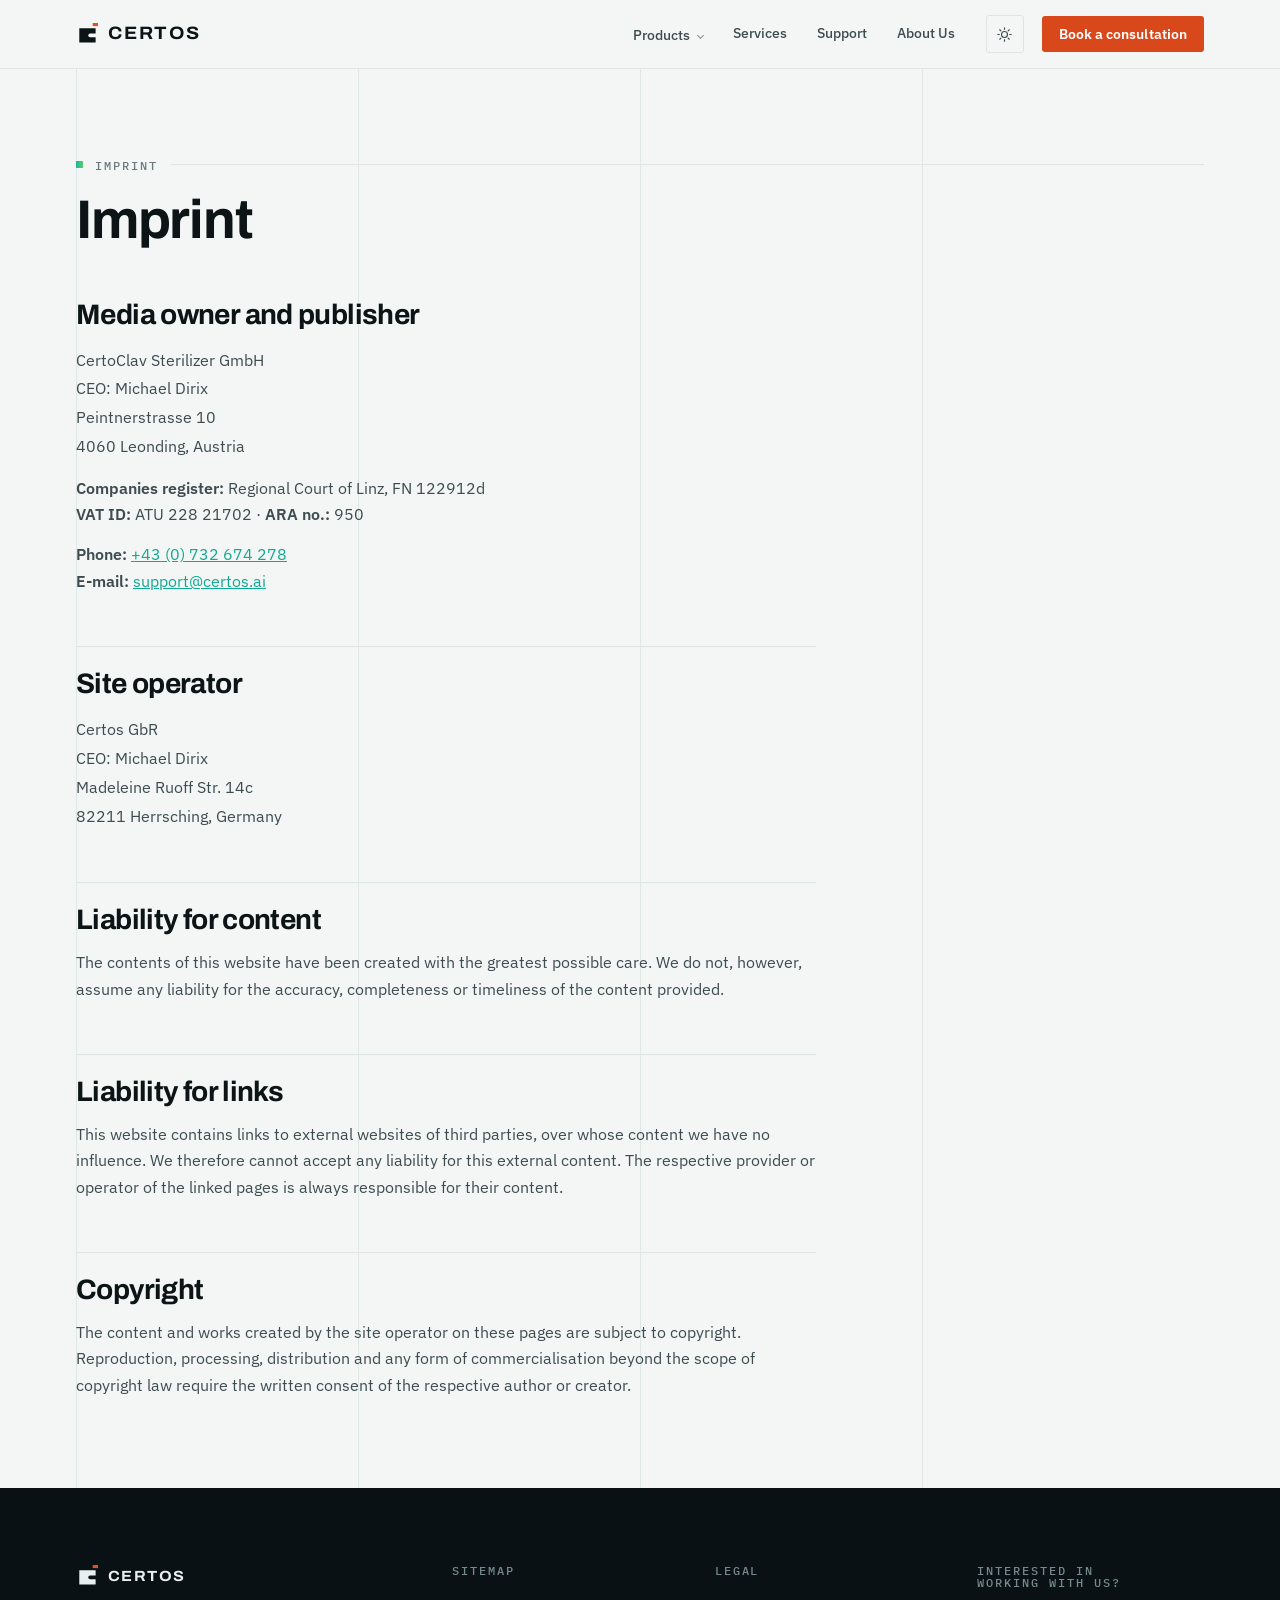
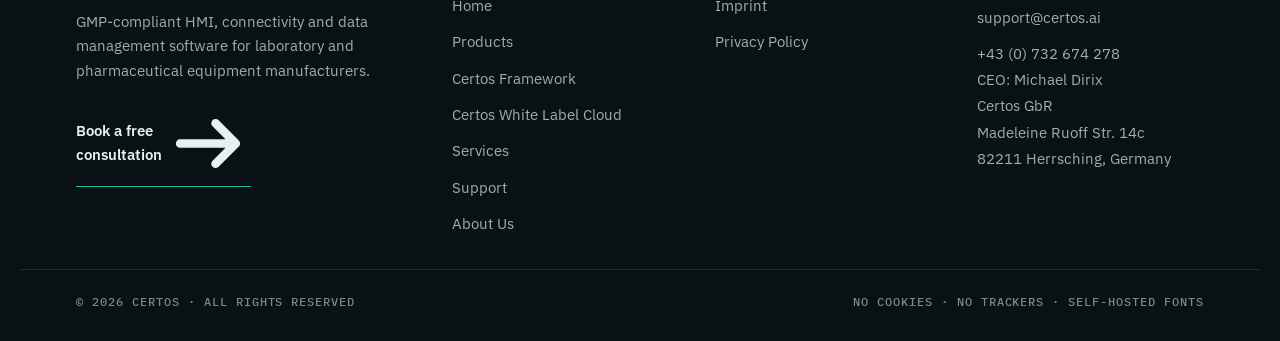
<file: imprint/index.html>
<!doctype html>
<html lang="en" itemscope itemtype="https://schema.org/WebPage">
<head>
<meta charset="utf-8">
<meta name="viewport" content="width=device-width, initial-scale=1">
<title>Imprint &mdash; Certos</title>
<meta name="description" content="Legal disclosure for certos.ai: media owner, company register, VAT identification and contact details.">
<link rel="canonical" href="https://certos.ai/imprint/">
<meta property="og:type" content="website">
<meta property="og:site_name" content="Certos">
<meta property="og:title" content="Imprint &mdash; Certos">
<meta property="og:description" content="Legal disclosure for certos.ai: media owner, company register, VAT identification and contact details.">
<meta property="og:url" content="https://certos.ai/imprint/">
<meta name="twitter:card" content="summary_large_image">
<meta name="theme-color" content="#0A1114">
<link rel="icon" href="/assets/img/favicon.svg" type="image/svg+xml">
<link rel="preload" href="/assets/fonts/archivo-400_800-latin.woff2" as="font" type="font/woff2" crossorigin>
<link rel="preload" href="/assets/fonts/ibm-plex-sans-400-latin.woff2" as="font" type="font/woff2" crossorigin>
<link rel="stylesheet" href="/assets/css/site.css">
<script>
  (function () {
    try {
      var t = localStorage.getItem("certos-theme");
      if (t === "dark" || t === "light") document.documentElement.setAttribute("data-theme", t);
    } catch (e) {}
  })();
</script>
</head>
<body>
<a class="skip" href="#main">Skip to content</a>
<header class="masthead">
  <div class="wrap masthead__in">
    <a class="mark" href="/"><svg class="mark__glyph" viewBox="0 0 24 24" fill="none" aria-hidden="true"><path d="M21.4 5.6H3.6v15.8h17.8v-5.9h-6.1a1.9 1.9 0 0 1-1.9-1.9v-.2a1.9 1.9 0 0 1 1.9-1.9h6.1V5.6Z" fill="currentColor"/><rect x="18.2" y="0" width="5.8" height="3.4" fill="#E2511F"/></svg>Certos</a>
    <nav class="nav" aria-label="Main"><div class="nav__item"><a href="/products/">Products</a><div class="nav__sub"><a href="/products/certos-framework/"><b>Certos Framework</b><span>Modular HMI framework for lab and industrial devices</span></a><a href="/products/certos-cloud/"><b>Certos White Label Cloud</b><span>Part 11 compliant device management under your brand</span></a></div></div><a href="/services/">Services</a><a href="/support/">Support</a><a href="/about-us/">About Us</a></nav>
    <button class="icon-btn theme-toggle" type="button" aria-label="Switch colour theme">
      <svg class="sun" viewBox="0 0 24 24" fill="none" aria-hidden="true"><circle cx="12" cy="12" r="4.2" stroke="currentColor" stroke-width="1.6"/><path d="M12 2.5v2.2M12 19.3v2.2M2.5 12h2.2M19.3 12h2.2M5.3 5.3l1.6 1.6M17.1 17.1l1.6 1.6M18.7 5.3l-1.6 1.6M6.9 17.1l-1.6 1.6" stroke="currentColor" stroke-width="1.6" stroke-linecap="round"/></svg>
      <svg class="moon" viewBox="0 0 24 24" fill="none" aria-hidden="true"><path d="M20 14.2A8.2 8.2 0 0 1 9.8 4a8.2 8.2 0 1 0 10.2 10.2Z" stroke="currentColor" stroke-width="1.6" stroke-linejoin="round"/></svg>
    </button>
    <a class="btn btn--primary" href="https://calendly.com/michael-dirix/certoclav" rel="noopener">Book a consultation</a>
    <button class="icon-btn burger" type="button" aria-label="Open menu" aria-expanded="false" aria-controls="drawer">
      <svg viewBox="0 0 24 24" fill="none" aria-hidden="true"><path d="M3.5 7h17M3.5 12h17M3.5 17h17" stroke="currentColor" stroke-width="1.7" stroke-linecap="round"/></svg>
    </button>
  </div>
  <div class="drawer wrap" id="drawer" data-open="false">
    <nav aria-label="Mobile"><a href="/products/">Products</a><a class="sub" href="/products/certos-framework/">Certos Framework</a><a class="sub" href="/products/certos-cloud/">Certos White Label Cloud</a><a href="/services/">Services</a><a href="/support/">Support</a><a href="/about-us/">About Us</a></nav>
    <a class="btn btn--primary" href="https://calendly.com/michael-dirix/certoclav" rel="noopener">Book a free consultation</a>
  </div>
</header>
<main id="main">

<section class="band sheet">
  <div class="wrap">
    <p class="eyebrow">Imprint</p>
    <h1>Imprint</h1>
    <div class="prose mt-l">
      <h2>Media owner and publisher</h2>
      <address>
        CertoClav Sterilizer GmbH<br>
        CEO: Michael Dirix<br>
        Peintnerstrasse 10<br>
        4060 Leonding, Austria
      </address>
      <p><strong>Companies register:</strong> Regional Court of Linz, FN 122912d<br>
      <strong>VAT ID:</strong> ATU 228 21702 &middot; <strong>ARA no.:</strong> 950</p>
      <p><strong>Phone:</strong> <a href="tel:+43732674278">+43 (0) 732 674 278</a><br>
      <strong>E-mail:</strong> <a href="mailto:support@certos.ai">support@certos.ai</a></p>

      <h2>Site operator</h2>
      <address>
        Certos GbR<br>
        CEO: Michael Dirix<br>
        Madeleine Ruoff Str. 14c<br>
        82211 Herrsching, Germany
      </address>

      <h2>Liability for content</h2>
      <p>The contents of this website have been created with the greatest possible care. We do not, however,
      assume any liability for the accuracy, completeness or timeliness of the content provided.</p>

      <h2>Liability for links</h2>
      <p>This website contains links to external websites of third parties, over whose content we have no
      influence. We therefore cannot accept any liability for this external content. The respective provider or
      operator of the linked pages is always responsible for their content.</p>

      <h2>Copyright</h2>
      <p>The content and works created by the site operator on these pages are subject to copyright.
      Reproduction, processing, distribution and any form of commercialisation beyond the scope of copyright law
      require the written consent of the respective author or creator.</p>
    </div>
  </div>
</section>
</main>
<footer class="foot">
  <div class="wrap foot__in">
    <div>
      <a class="mark" href="/"><svg class="mark__glyph" viewBox="0 0 24 24" fill="none" aria-hidden="true"><path d="M21.4 5.6H3.6v15.8h17.8v-5.9h-6.1a1.9 1.9 0 0 1-1.9-1.9v-.2a1.9 1.9 0 0 1 1.9-1.9h6.1V5.6Z" fill="currentColor"/><rect x="18.2" y="0" width="5.8" height="3.4" fill="#E2511F"/></svg>Certos</a>
      <p style="color: var(--pn-tx-2); font-size: .92rem; margin-top: 16px; max-width: 34ch;">
        GMP-compliant HMI, connectivity and data management software for laboratory
        and pharmaceutical equipment manufacturers.
      </p>
      <p style="margin-top: 20px;"><a class="tlink" style="color: var(--pn-tx); border-color: var(--signal-b);" href="https://calendly.com/michael-dirix/certoclav" rel="noopener">Book a free consultation <svg viewBox="0 0 16 16" fill="none" aria-hidden="true"><path d="M2 8h11M9 4l4 4-4 4" stroke="currentColor" stroke-width="1.7" stroke-linecap="round" stroke-linejoin="round"/></svg></a></p>
    </div>
    <div>
      <h4>Sitemap</h4>
      <ul>
        <li><a href="/">Home</a></li>
        <li><a href="/products/">Products</a></li>
        <li><a href="/products/certos-framework/">Certos Framework</a></li>
        <li><a href="/products/certos-cloud/">Certos White Label Cloud</a></li>
        <li><a href="/services/">Services</a></li>
        <li><a href="/support/">Support</a></li>
        <li><a href="/about-us/">About Us</a></li>
      </ul>
    </div>
    <div>
      <h4>Legal</h4>
      <ul>
        <li><a href="/imprint/">Imprint</a></li>
        <li><a href="/privacy-policy/">Privacy Policy</a></li>
      </ul>
    </div>
    <div>
      <h4>Interested in working with us?</h4>
      <ul>
        <li><a href="mailto:support@certos.ai">support@certos.ai</a></li>
        <li><a href="tel:+43732674278">+43 (0) 732 674 278</a></li>
      </ul>
      <address>
        CEO: Michael Dirix<br>
        Certos GbR<br>
        Madeleine Ruoff Str. 14c<br>
        82211 Herrsching, Germany
      </address>
    </div>
  </div>
  <div class="wrap foot__bar">
    <span>&copy; 2026 Certos &middot; All rights reserved</span>
    <span>No cookies &middot; No trackers &middot; Self-hosted fonts</span>
  </div>
</footer>
<script src="/assets/js/site.js" defer></script>
</body>
</html>
</file>
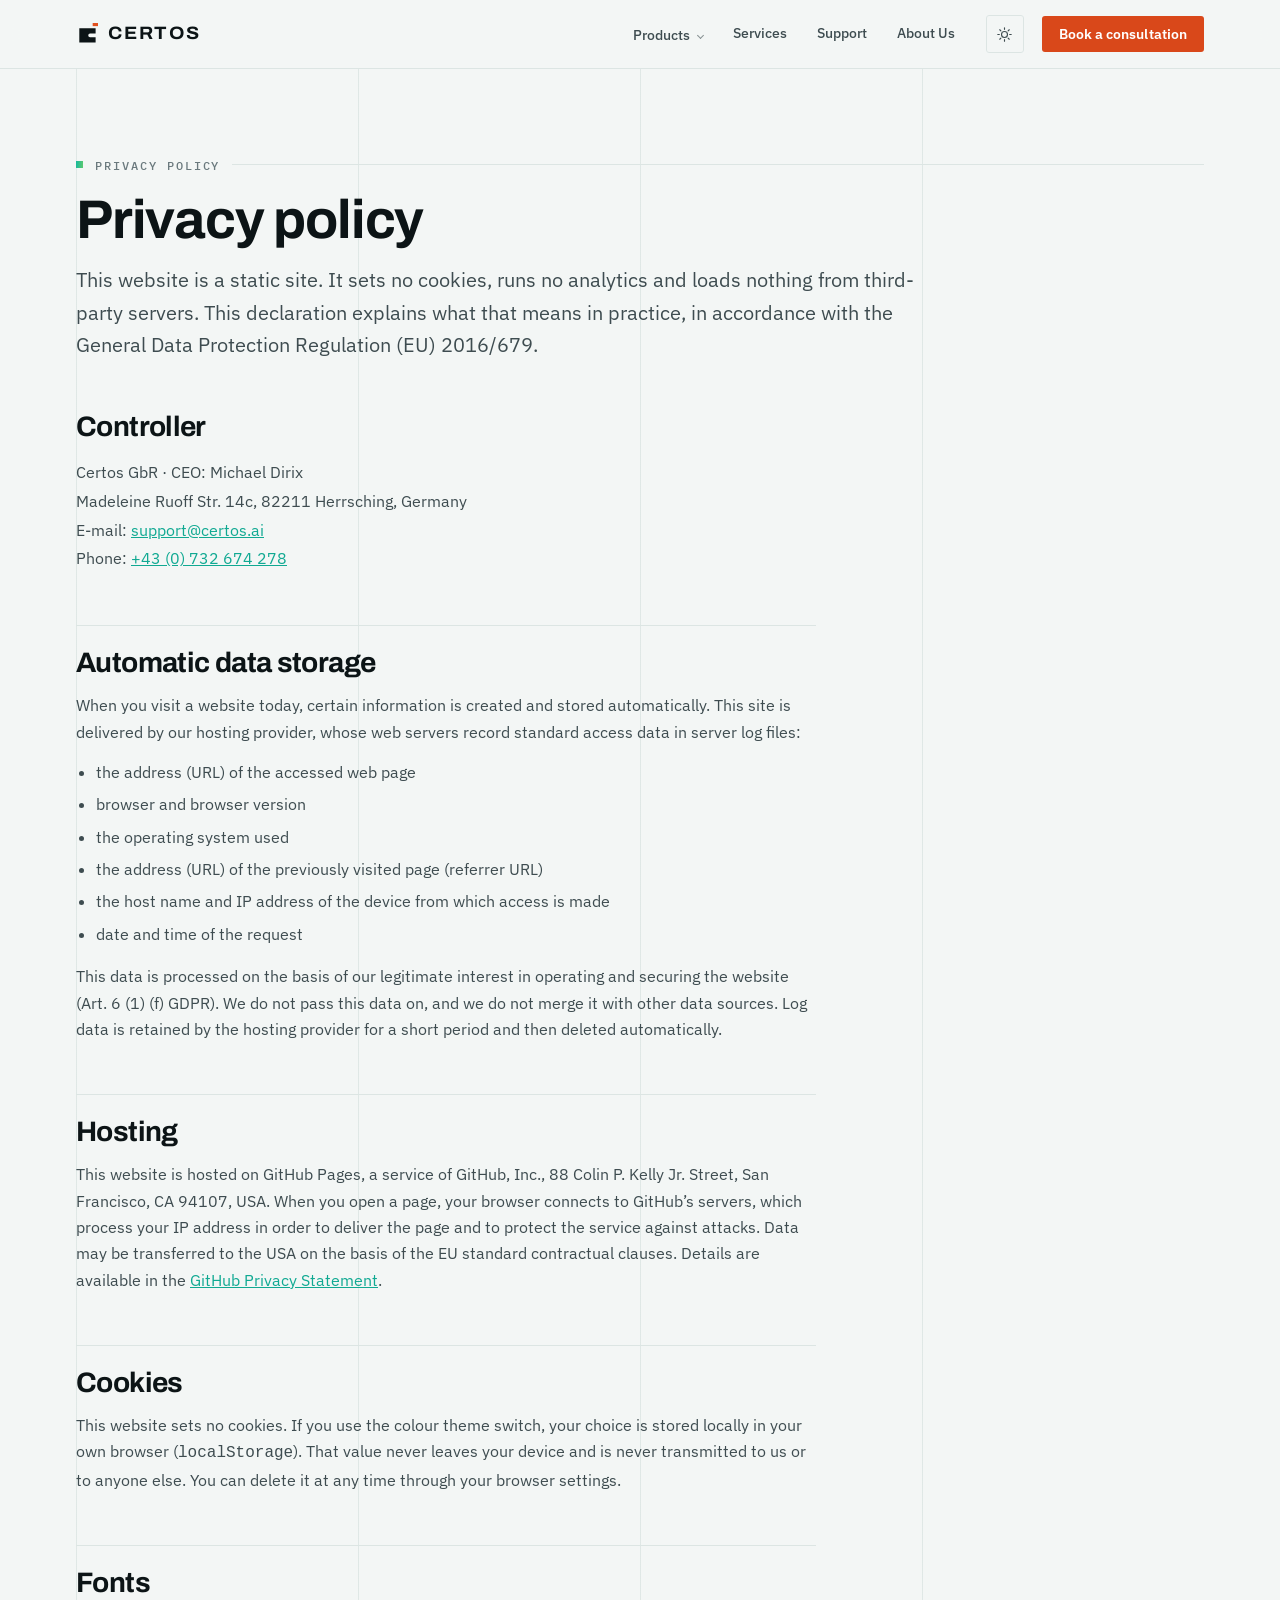
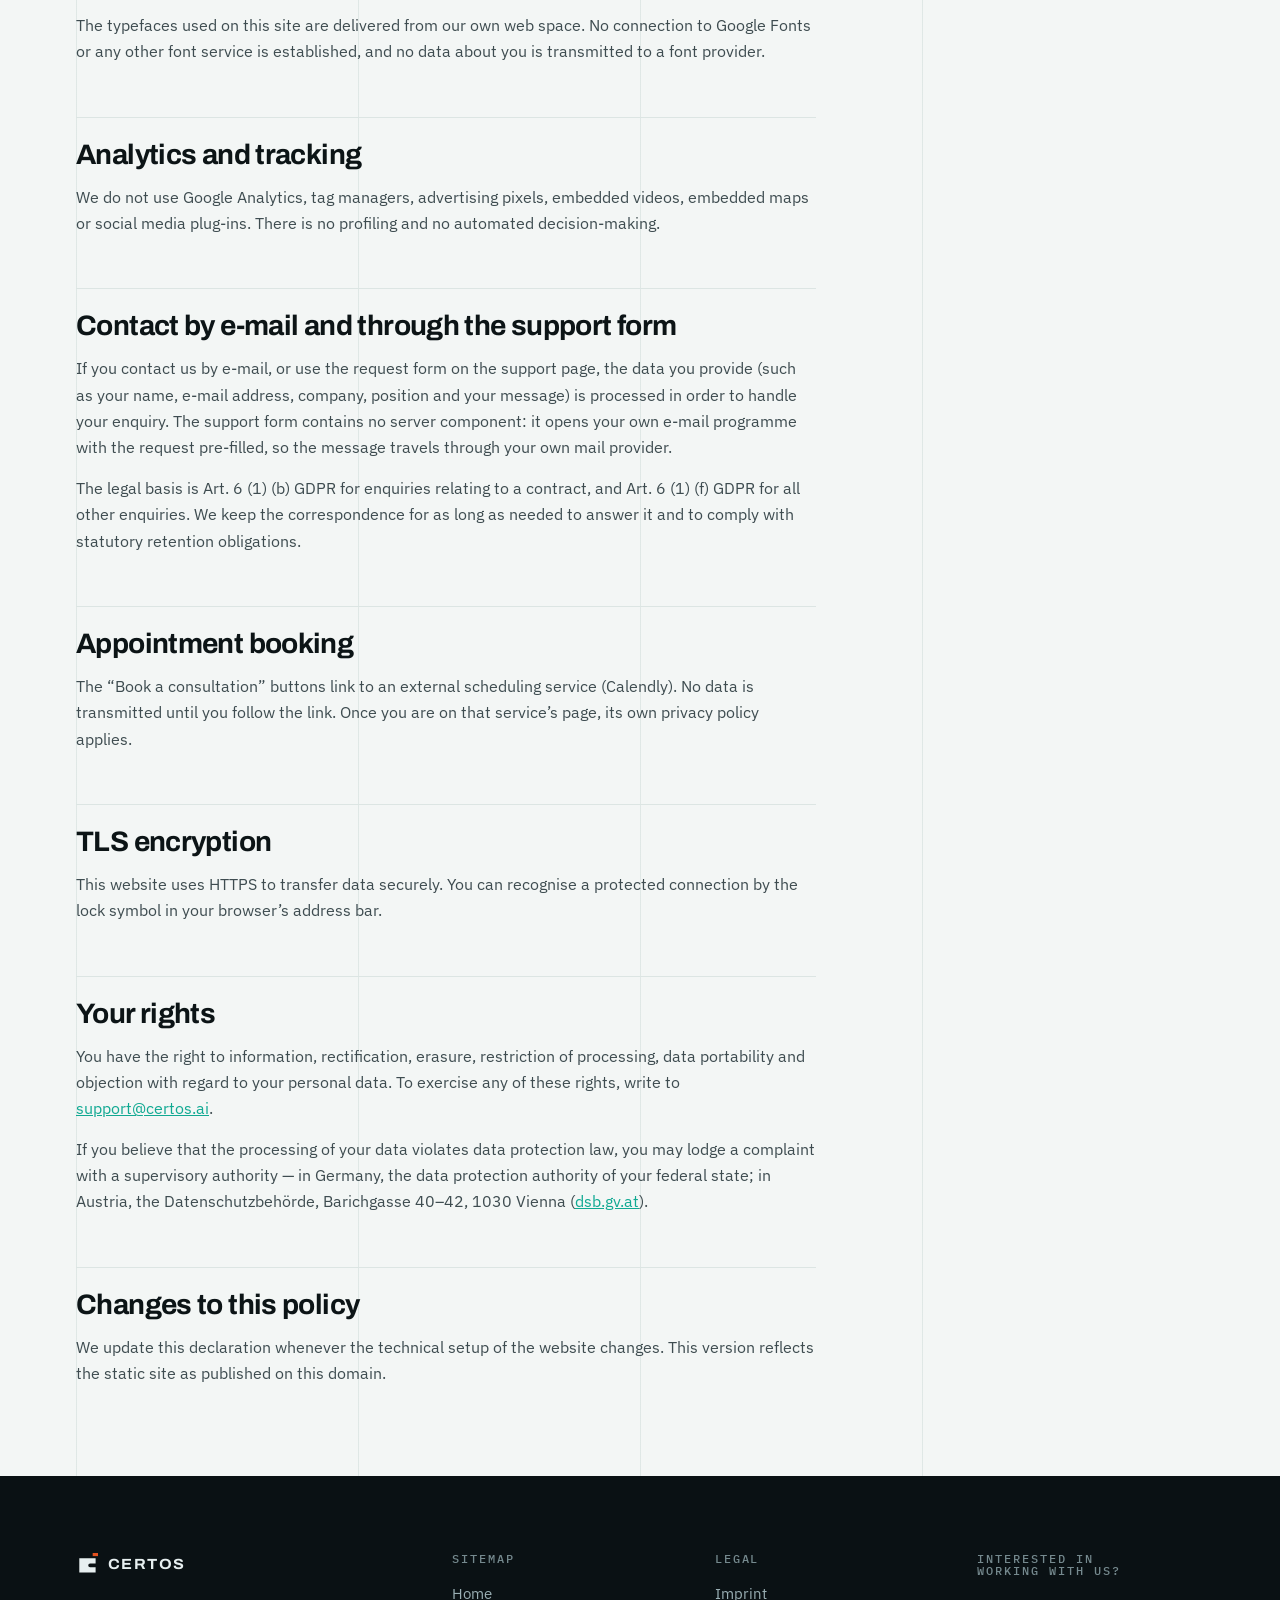
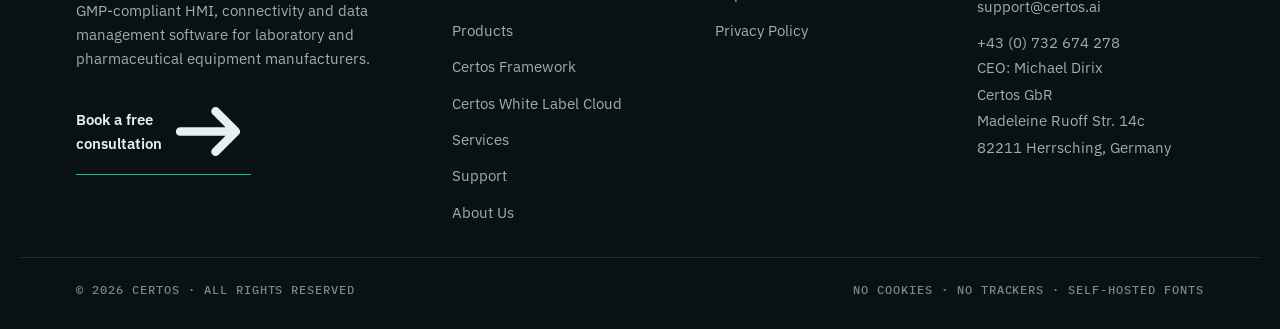
<file: privacy-policy/index.html>
<!doctype html>
<html lang="en" itemscope itemtype="https://schema.org/WebPage">
<head>
<meta charset="utf-8">
<meta name="viewport" content="width=device-width, initial-scale=1">
<title>Privacy policy &mdash; Certos</title>
<meta name="description" content="How certos.ai handles personal data: no cookies, no analytics, no third-party requests, self-hosted fonts and GDPR contact rights.">
<link rel="canonical" href="https://certos.ai/privacy-policy/">
<meta property="og:type" content="website">
<meta property="og:site_name" content="Certos">
<meta property="og:title" content="Privacy policy &mdash; Certos">
<meta property="og:description" content="How certos.ai handles personal data: no cookies, no analytics, no third-party requests, self-hosted fonts and GDPR contact rights.">
<meta property="og:url" content="https://certos.ai/privacy-policy/">
<meta name="twitter:card" content="summary_large_image">
<meta name="theme-color" content="#0A1114">
<link rel="icon" href="/assets/img/favicon.svg" type="image/svg+xml">
<link rel="preload" href="/assets/fonts/archivo-400_800-latin.woff2" as="font" type="font/woff2" crossorigin>
<link rel="preload" href="/assets/fonts/ibm-plex-sans-400-latin.woff2" as="font" type="font/woff2" crossorigin>
<link rel="stylesheet" href="/assets/css/site.css">
<script>
  (function () {
    try {
      var t = localStorage.getItem("certos-theme");
      if (t === "dark" || t === "light") document.documentElement.setAttribute("data-theme", t);
    } catch (e) {}
  })();
</script>
</head>
<body>
<a class="skip" href="#main">Skip to content</a>
<header class="masthead">
  <div class="wrap masthead__in">
    <a class="mark" href="/"><svg class="mark__glyph" viewBox="0 0 24 24" fill="none" aria-hidden="true"><path d="M21.4 5.6H3.6v15.8h17.8v-5.9h-6.1a1.9 1.9 0 0 1-1.9-1.9v-.2a1.9 1.9 0 0 1 1.9-1.9h6.1V5.6Z" fill="currentColor"/><rect x="18.2" y="0" width="5.8" height="3.4" fill="#E2511F"/></svg>Certos</a>
    <nav class="nav" aria-label="Main"><div class="nav__item"><a href="/products/">Products</a><div class="nav__sub"><a href="/products/certos-framework/"><b>Certos Framework</b><span>Modular HMI framework for lab and industrial devices</span></a><a href="/products/certos-cloud/"><b>Certos White Label Cloud</b><span>Part 11 compliant device management under your brand</span></a></div></div><a href="/services/">Services</a><a href="/support/">Support</a><a href="/about-us/">About Us</a></nav>
    <button class="icon-btn theme-toggle" type="button" aria-label="Switch colour theme">
      <svg class="sun" viewBox="0 0 24 24" fill="none" aria-hidden="true"><circle cx="12" cy="12" r="4.2" stroke="currentColor" stroke-width="1.6"/><path d="M12 2.5v2.2M12 19.3v2.2M2.5 12h2.2M19.3 12h2.2M5.3 5.3l1.6 1.6M17.1 17.1l1.6 1.6M18.7 5.3l-1.6 1.6M6.9 17.1l-1.6 1.6" stroke="currentColor" stroke-width="1.6" stroke-linecap="round"/></svg>
      <svg class="moon" viewBox="0 0 24 24" fill="none" aria-hidden="true"><path d="M20 14.2A8.2 8.2 0 0 1 9.8 4a8.2 8.2 0 1 0 10.2 10.2Z" stroke="currentColor" stroke-width="1.6" stroke-linejoin="round"/></svg>
    </button>
    <a class="btn btn--primary" href="https://calendly.com/michael-dirix/certoclav" rel="noopener">Book a consultation</a>
    <button class="icon-btn burger" type="button" aria-label="Open menu" aria-expanded="false" aria-controls="drawer">
      <svg viewBox="0 0 24 24" fill="none" aria-hidden="true"><path d="M3.5 7h17M3.5 12h17M3.5 17h17" stroke="currentColor" stroke-width="1.7" stroke-linecap="round"/></svg>
    </button>
  </div>
  <div class="drawer wrap" id="drawer" data-open="false">
    <nav aria-label="Mobile"><a href="/products/">Products</a><a class="sub" href="/products/certos-framework/">Certos Framework</a><a class="sub" href="/products/certos-cloud/">Certos White Label Cloud</a><a href="/services/">Services</a><a href="/support/">Support</a><a href="/about-us/">About Us</a></nav>
    <a class="btn btn--primary" href="https://calendly.com/michael-dirix/certoclav" rel="noopener">Book a free consultation</a>
  </div>
</header>
<main id="main">

<section class="band sheet">
  <div class="wrap">
    <p class="eyebrow">Privacy policy</p>
    <h1>Privacy policy</h1>
    <p class="lead mt-s" style="max-width: 70ch;">This website is a static site. It sets no cookies, runs no
    analytics and loads nothing from third-party servers. This declaration explains what that means in
    practice, in accordance with the General Data Protection Regulation (EU) 2016/679.</p>

    <div class="prose mt-l">
      <h2>Controller</h2>
      <address>
        Certos GbR &middot; CEO: Michael Dirix<br>
        Madeleine Ruoff Str. 14c, 82211 Herrsching, Germany<br>
        E-mail: <a href="mailto:support@certos.ai">support@certos.ai</a><br>
        Phone: <a href="tel:+43732674278">+43 (0) 732 674 278</a>
      </address>

      <h2>Automatic data storage</h2>
      <p>When you visit a website today, certain information is created and stored automatically. This site is
      delivered by our hosting provider, whose web servers record standard access data in server log files:</p>
      <ul>
        <li>the address (URL) of the accessed web page</li>
        <li>browser and browser version</li>
        <li>the operating system used</li>
        <li>the address (URL) of the previously visited page (referrer URL)</li>
        <li>the host name and IP address of the device from which access is made</li>
        <li>date and time of the request</li>
      </ul>
      <p>This data is processed on the basis of our legitimate interest in operating and securing the website
      (Art. 6 (1) (f) GDPR). We do not pass this data on, and we do not merge it with other data sources. Log
      data is retained by the hosting provider for a short period and then deleted automatically.</p>

      <h2>Hosting</h2>
      <p>This website is hosted on GitHub Pages, a service of GitHub, Inc., 88 Colin P. Kelly Jr. Street, San
      Francisco, CA 94107, USA. When you open a page, your browser connects to GitHub&rsquo;s servers, which
      process your IP address in order to deliver the page and to protect the service against attacks. Data may
      be transferred to the USA on the basis of the EU standard contractual clauses. Details are available in the
      <a href="https://docs.github.com/site-policy/privacy-policies/github-general-privacy-statement" rel="noopener">GitHub
      Privacy Statement</a>.</p>

      <h2>Cookies</h2>
      <p>This website sets no cookies. If you use the colour theme switch, your choice is stored locally in your
      own browser (<code>localStorage</code>). That value never leaves your device and is never transmitted to us
      or to anyone else. You can delete it at any time through your browser settings.</p>

      <h2>Fonts</h2>
      <p>The typefaces used on this site are delivered from our own web space. No connection to Google Fonts or
      any other font service is established, and no data about you is transmitted to a font provider.</p>

      <h2>Analytics and tracking</h2>
      <p>We do not use Google Analytics, tag managers, advertising pixels, embedded videos, embedded maps or
      social media plug-ins. There is no profiling and no automated decision-making.</p>

      <h2>Contact by e-mail and through the support form</h2>
      <p>If you contact us by e-mail, or use the request form on the support page, the data you provide (such as
      your name, e-mail address, company, position and your message) is processed in order to handle your
      enquiry. The support form contains no server component: it opens your own e-mail programme with the
      request pre-filled, so the message travels through your own mail provider.</p>
      <p>The legal basis is Art. 6 (1) (b) GDPR for enquiries relating to a contract, and Art. 6 (1) (f) GDPR for
      all other enquiries. We keep the correspondence for as long as needed to answer it and to comply with
      statutory retention obligations.</p>

      <h2>Appointment booking</h2>
      <p>The &ldquo;Book a consultation&rdquo; buttons link to an external scheduling service (Calendly). No data
      is transmitted until you follow the link. Once you are on that service&rsquo;s page, its own privacy
      policy applies.</p>

      <h2>TLS encryption</h2>
      <p>This website uses HTTPS to transfer data securely. You can recognise a protected connection by the lock
      symbol in your browser&rsquo;s address bar.</p>

      <h2>Your rights</h2>
      <p>You have the right to information, rectification, erasure, restriction of processing, data portability
      and objection with regard to your personal data. To exercise any of these rights, write to
      <a href="mailto:support@certos.ai">support@certos.ai</a>.</p>
      <p>If you believe that the processing of your data violates data protection law, you may lodge a complaint
      with a supervisory authority &mdash; in Germany, the data protection authority of your federal state; in
      Austria, the Datenschutzbeh&ouml;rde, Barichgasse 40&ndash;42, 1030 Vienna
      (<a href="https://www.dsb.gv.at/" rel="noopener">dsb.gv.at</a>).</p>

      <h2>Changes to this policy</h2>
      <p>We update this declaration whenever the technical setup of the website changes. This version reflects
      the static site as published on this domain.</p>
    </div>
  </div>
</section>
</main>
<footer class="foot">
  <div class="wrap foot__in">
    <div>
      <a class="mark" href="/"><svg class="mark__glyph" viewBox="0 0 24 24" fill="none" aria-hidden="true"><path d="M21.4 5.6H3.6v15.8h17.8v-5.9h-6.1a1.9 1.9 0 0 1-1.9-1.9v-.2a1.9 1.9 0 0 1 1.9-1.9h6.1V5.6Z" fill="currentColor"/><rect x="18.2" y="0" width="5.8" height="3.4" fill="#E2511F"/></svg>Certos</a>
      <p style="color: var(--pn-tx-2); font-size: .92rem; margin-top: 16px; max-width: 34ch;">
        GMP-compliant HMI, connectivity and data management software for laboratory
        and pharmaceutical equipment manufacturers.
      </p>
      <p style="margin-top: 20px;"><a class="tlink" style="color: var(--pn-tx); border-color: var(--signal-b);" href="https://calendly.com/michael-dirix/certoclav" rel="noopener">Book a free consultation <svg viewBox="0 0 16 16" fill="none" aria-hidden="true"><path d="M2 8h11M9 4l4 4-4 4" stroke="currentColor" stroke-width="1.7" stroke-linecap="round" stroke-linejoin="round"/></svg></a></p>
    </div>
    <div>
      <h4>Sitemap</h4>
      <ul>
        <li><a href="/">Home</a></li>
        <li><a href="/products/">Products</a></li>
        <li><a href="/products/certos-framework/">Certos Framework</a></li>
        <li><a href="/products/certos-cloud/">Certos White Label Cloud</a></li>
        <li><a href="/services/">Services</a></li>
        <li><a href="/support/">Support</a></li>
        <li><a href="/about-us/">About Us</a></li>
      </ul>
    </div>
    <div>
      <h4>Legal</h4>
      <ul>
        <li><a href="/imprint/">Imprint</a></li>
        <li><a href="/privacy-policy/">Privacy Policy</a></li>
      </ul>
    </div>
    <div>
      <h4>Interested in working with us?</h4>
      <ul>
        <li><a href="mailto:support@certos.ai">support@certos.ai</a></li>
        <li><a href="tel:+43732674278">+43 (0) 732 674 278</a></li>
      </ul>
      <address>
        CEO: Michael Dirix<br>
        Certos GbR<br>
        Madeleine Ruoff Str. 14c<br>
        82211 Herrsching, Germany
      </address>
    </div>
  </div>
  <div class="wrap foot__bar">
    <span>&copy; 2026 Certos &middot; All rights reserved</span>
    <span>No cookies &middot; No trackers &middot; Self-hosted fonts</span>
  </div>
</footer>
<script src="/assets/js/site.js" defer></script>
</body>
</html>
</file>
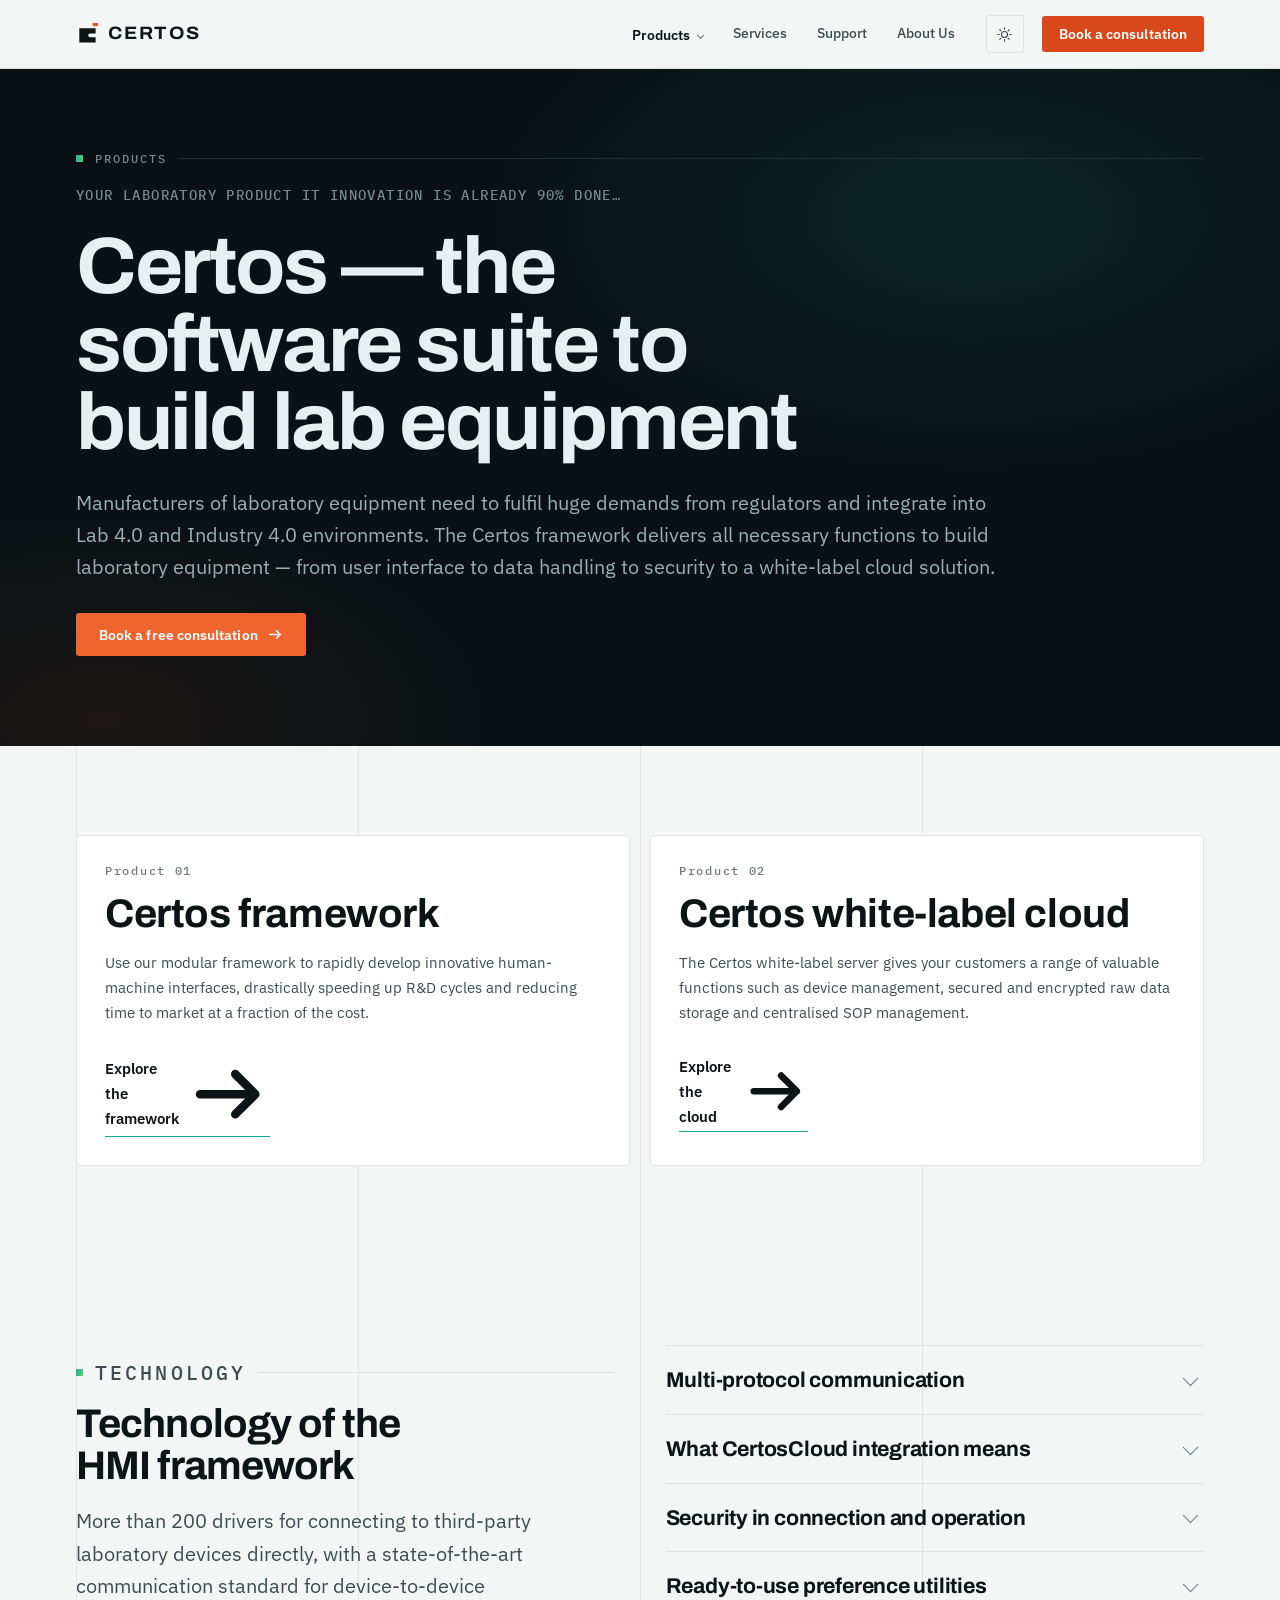
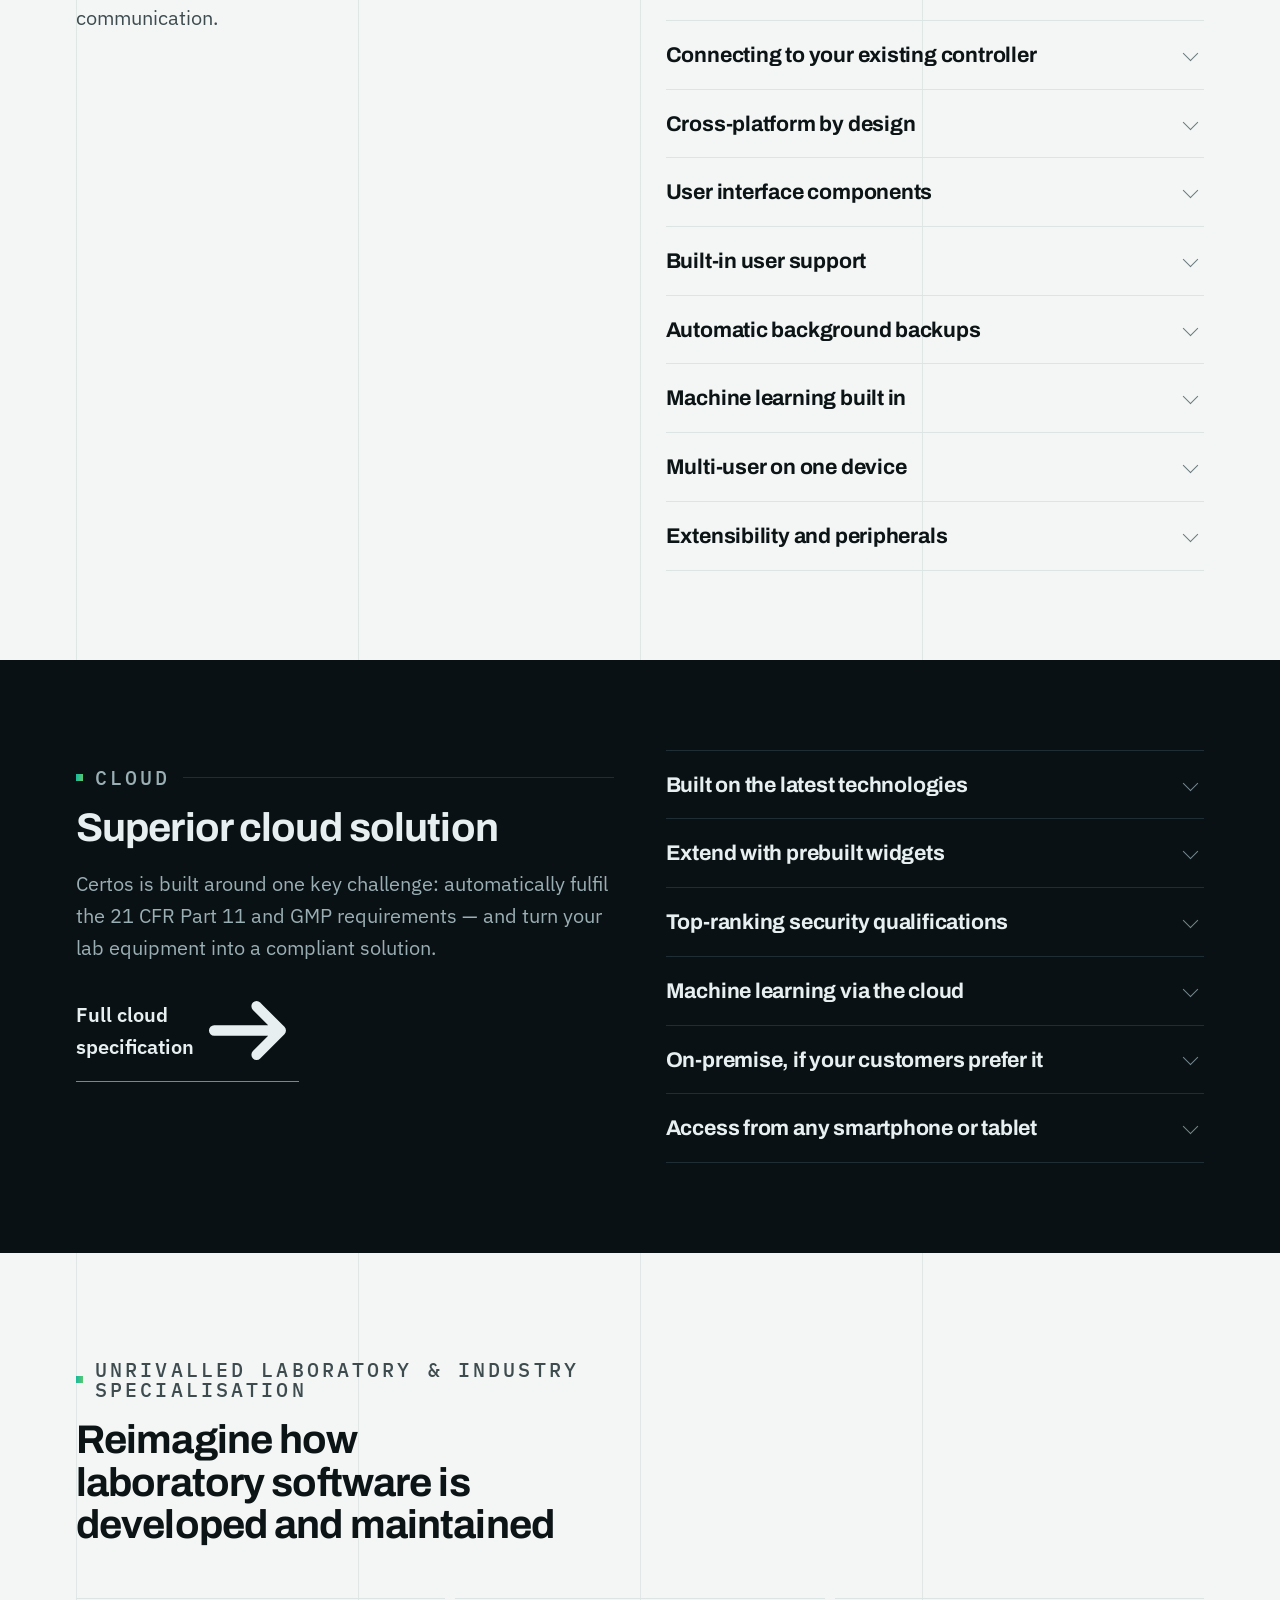
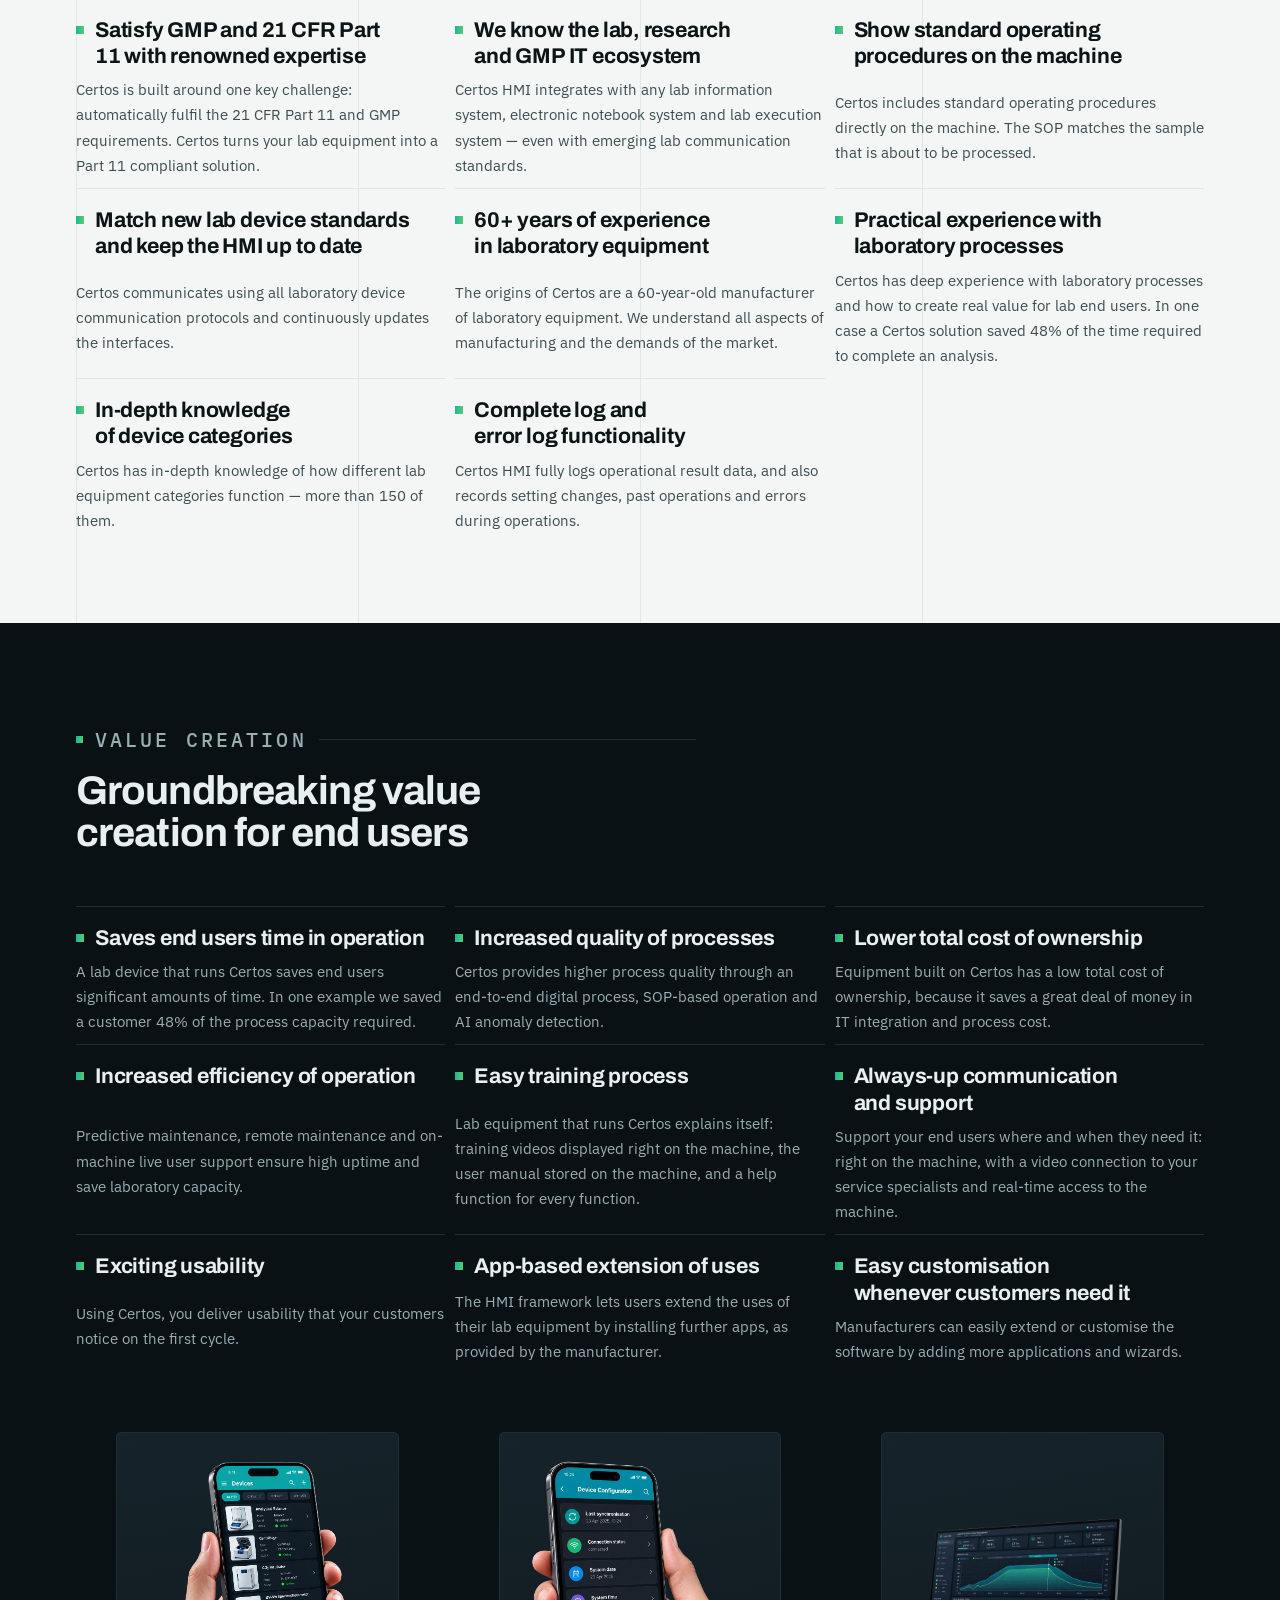
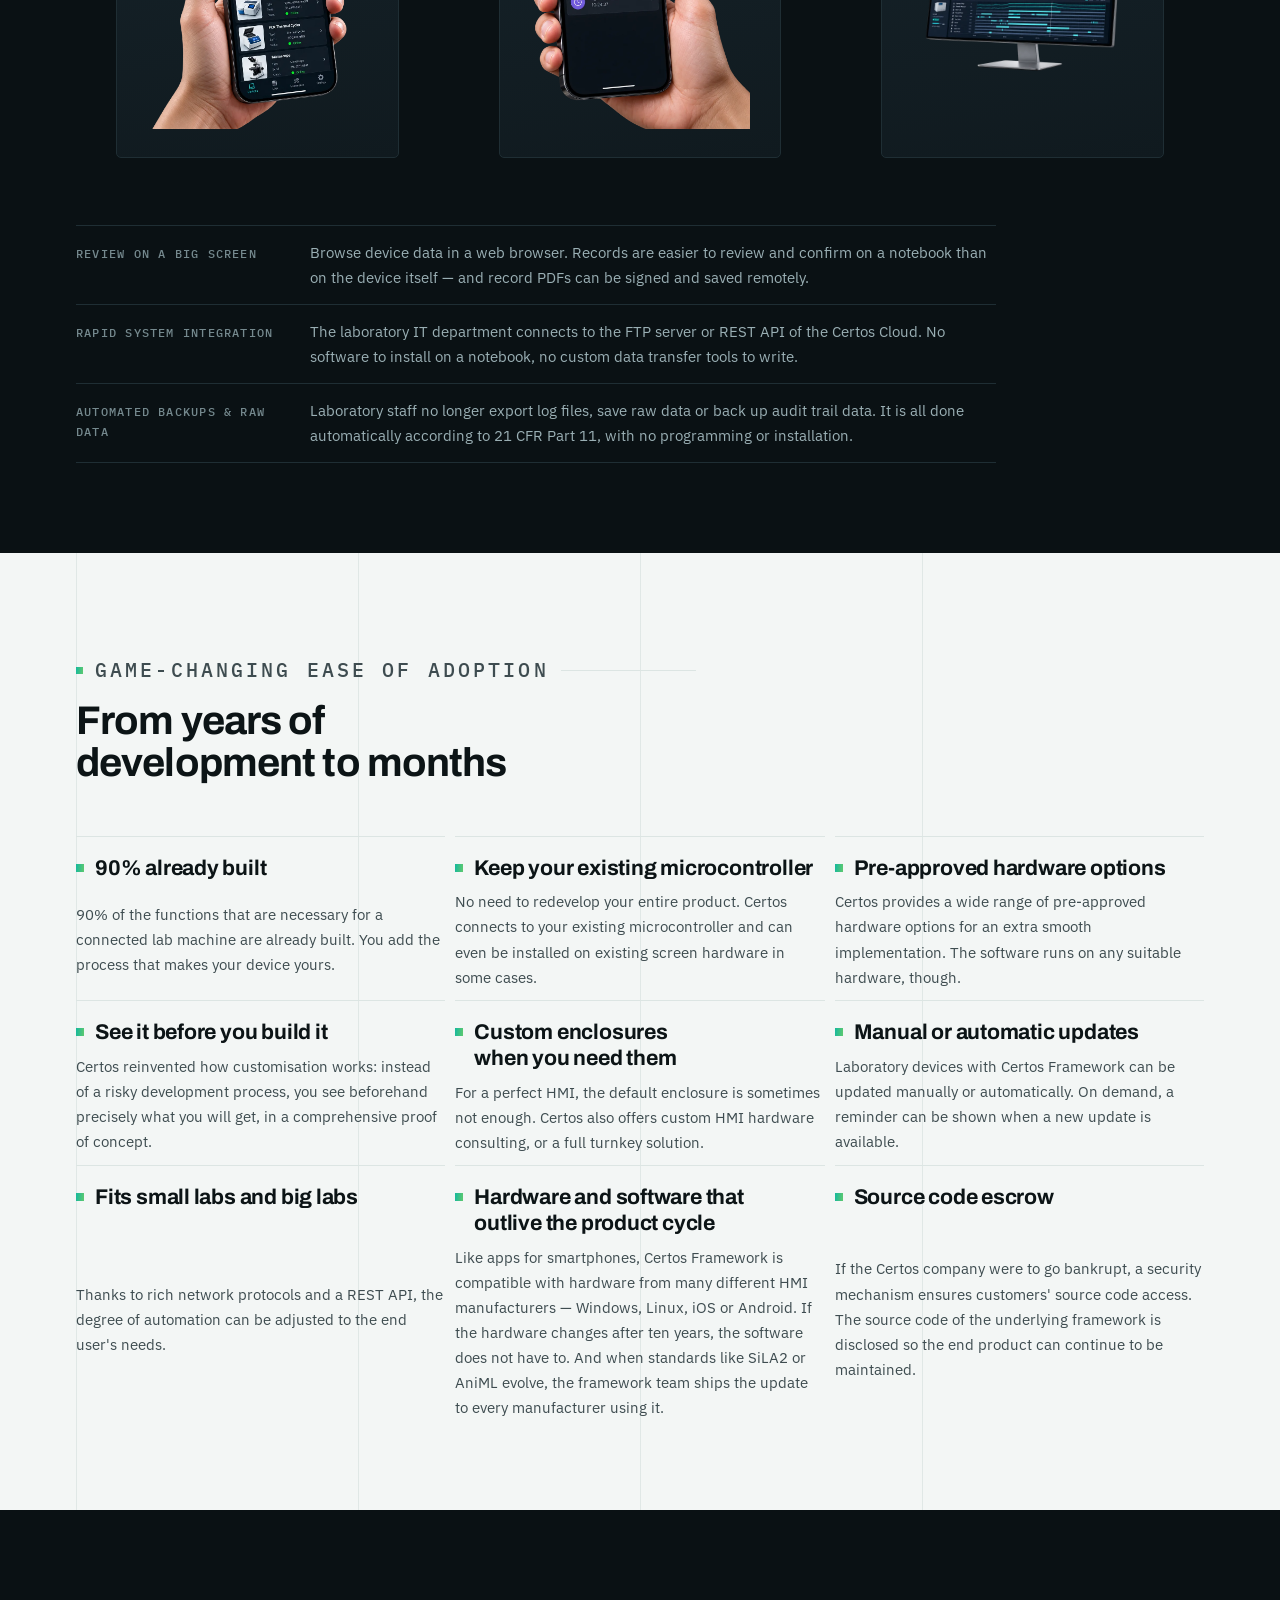
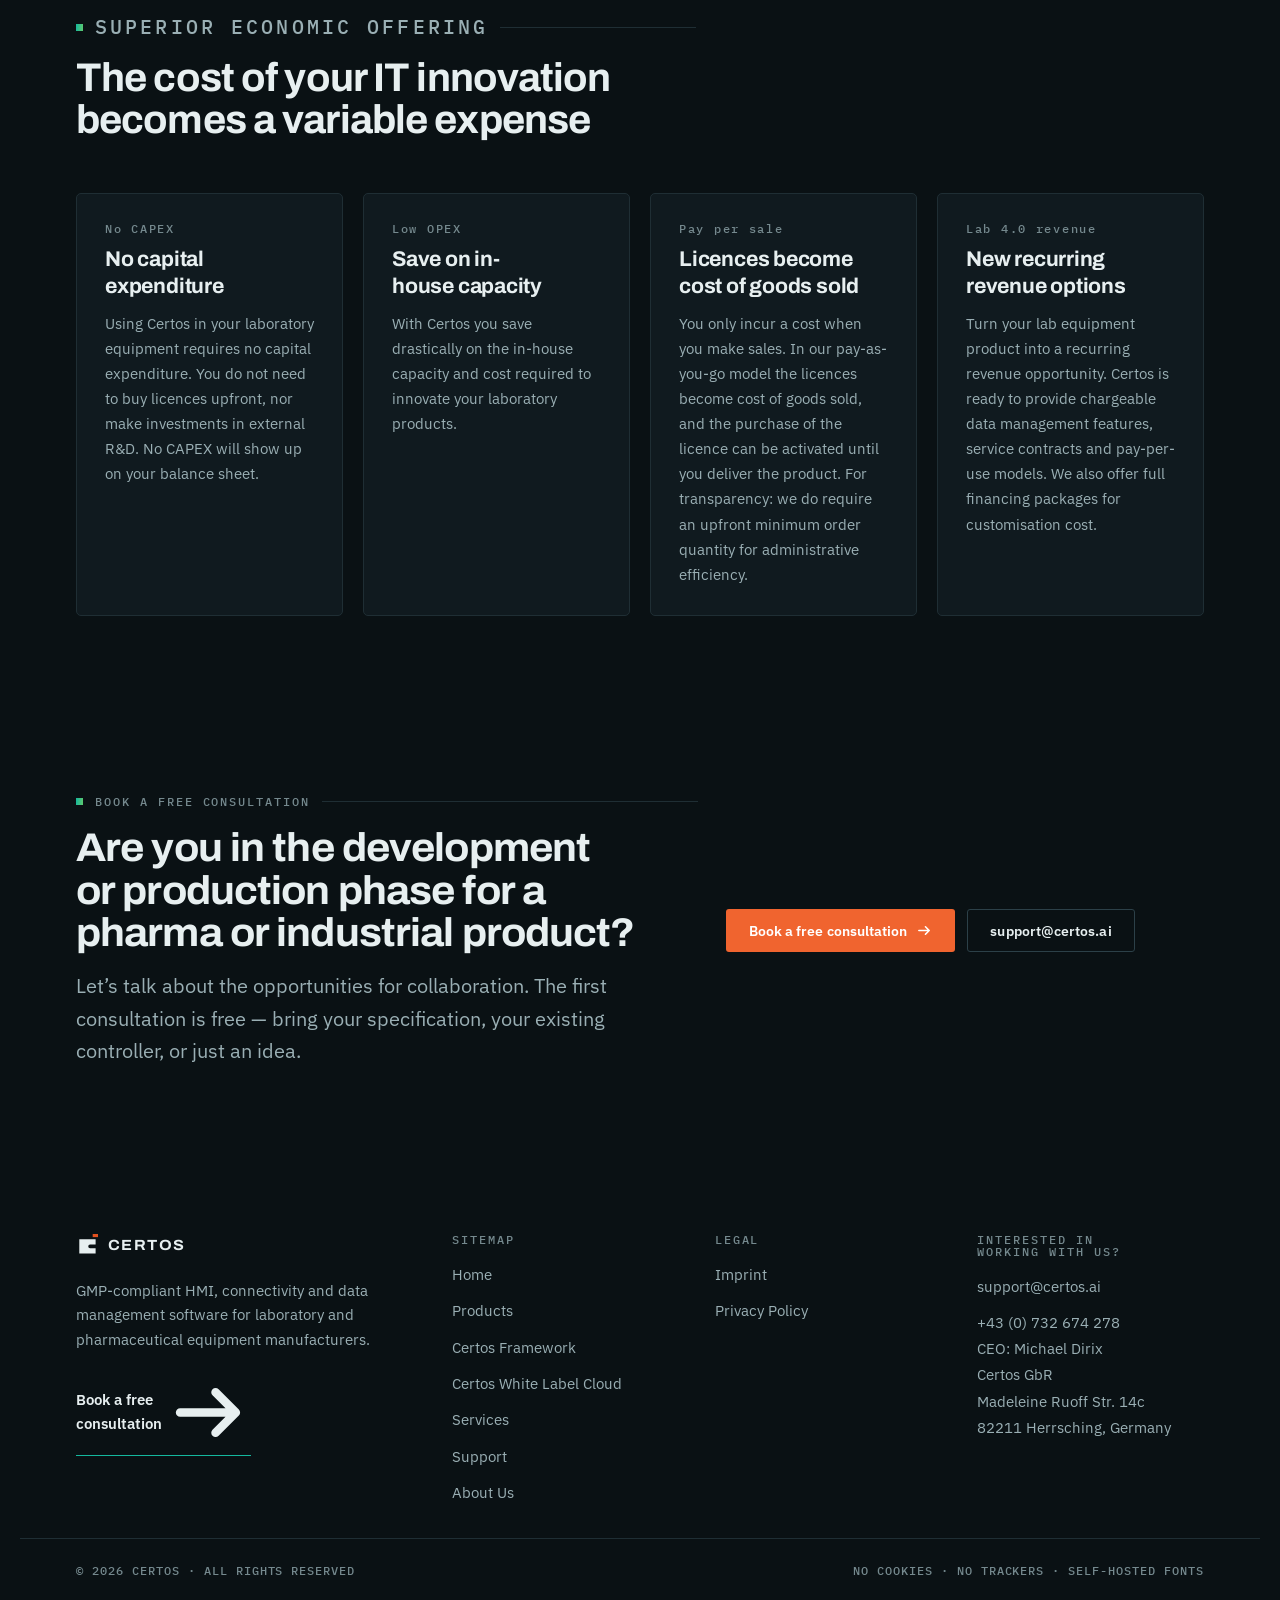
<file: products/index.html>
<!doctype html>
<html lang="en" itemscope itemtype="https://schema.org/WebPage">
<head>
<meta charset="utf-8">
<meta name="viewport" content="width=device-width, initial-scale=1">
<title>Products &mdash; Certos</title>
<meta name="description" content="The Certos software suite for laboratory equipment: a modular HMI framework and a 21 CFR Part 11 compliant white-label device management cloud.">
<link rel="canonical" href="https://certos.ai/products/">
<meta property="og:type" content="website">
<meta property="og:site_name" content="Certos">
<meta property="og:title" content="Products &mdash; Certos">
<meta property="og:description" content="The Certos software suite for laboratory equipment: a modular HMI framework and a 21 CFR Part 11 compliant white-label device management cloud.">
<meta property="og:url" content="https://certos.ai/products/">
<meta name="twitter:card" content="summary_large_image">
<meta name="theme-color" content="#0A1114">
<link rel="icon" href="/assets/img/favicon.svg" type="image/svg+xml">
<link rel="preload" href="/assets/fonts/archivo-400_800-latin.woff2" as="font" type="font/woff2" crossorigin>
<link rel="preload" href="/assets/fonts/ibm-plex-sans-400-latin.woff2" as="font" type="font/woff2" crossorigin>
<link rel="stylesheet" href="/assets/css/site.css">
<script>
  (function () {
    try {
      var t = localStorage.getItem("certos-theme");
      if (t === "dark" || t === "light") document.documentElement.setAttribute("data-theme", t);
    } catch (e) {}
  })();
</script>
</head>
<body>
<a class="skip" href="#main">Skip to content</a>
<header class="masthead">
  <div class="wrap masthead__in">
    <a class="mark" href="/"><svg class="mark__glyph" viewBox="0 0 24 24" fill="none" aria-hidden="true"><path d="M21.4 5.6H3.6v15.8h17.8v-5.9h-6.1a1.9 1.9 0 0 1-1.9-1.9v-.2a1.9 1.9 0 0 1 1.9-1.9h6.1V5.6Z" fill="currentColor"/><rect x="18.2" y="0" width="5.8" height="3.4" fill="#E2511F"/></svg>Certos</a>
    <nav class="nav" aria-label="Main"><div class="nav__item"><a href="/products/" aria-current="page">Products</a><div class="nav__sub"><a href="/products/certos-framework/"><b>Certos Framework</b><span>Modular HMI framework for lab and industrial devices</span></a><a href="/products/certos-cloud/"><b>Certos White Label Cloud</b><span>Part 11 compliant device management under your brand</span></a></div></div><a href="/services/">Services</a><a href="/support/">Support</a><a href="/about-us/">About Us</a></nav>
    <button class="icon-btn theme-toggle" type="button" aria-label="Switch colour theme">
      <svg class="sun" viewBox="0 0 24 24" fill="none" aria-hidden="true"><circle cx="12" cy="12" r="4.2" stroke="currentColor" stroke-width="1.6"/><path d="M12 2.5v2.2M12 19.3v2.2M2.5 12h2.2M19.3 12h2.2M5.3 5.3l1.6 1.6M17.1 17.1l1.6 1.6M18.7 5.3l-1.6 1.6M6.9 17.1l-1.6 1.6" stroke="currentColor" stroke-width="1.6" stroke-linecap="round"/></svg>
      <svg class="moon" viewBox="0 0 24 24" fill="none" aria-hidden="true"><path d="M20 14.2A8.2 8.2 0 0 1 9.8 4a8.2 8.2 0 1 0 10.2 10.2Z" stroke="currentColor" stroke-width="1.6" stroke-linejoin="round"/></svg>
    </button>
    <a class="btn btn--primary" href="https://calendly.com/michael-dirix/certoclav" rel="noopener">Book a consultation</a>
    <button class="icon-btn burger" type="button" aria-label="Open menu" aria-expanded="false" aria-controls="drawer">
      <svg viewBox="0 0 24 24" fill="none" aria-hidden="true"><path d="M3.5 7h17M3.5 12h17M3.5 17h17" stroke="currentColor" stroke-width="1.7" stroke-linecap="round"/></svg>
    </button>
  </div>
  <div class="drawer wrap" id="drawer" data-open="false">
    <nav aria-label="Mobile"><a href="/products/">Products</a><a class="sub" href="/products/certos-framework/">Certos Framework</a><a class="sub" href="/products/certos-cloud/">Certos White Label Cloud</a><a href="/services/">Services</a><a href="/support/">Support</a><a href="/about-us/">About Us</a></nav>
    <a class="btn btn--primary" href="https://calendly.com/michael-dirix/certoclav" rel="noopener">Book a free consultation</a>
  </div>
</header>
<main id="main">

<section class="hero hero--panel panel">
  <div class="wrap">
    <p class="eyebrow" style="--line: var(--pn-line);">Products</p>
    <p class="lead" style="font-family: var(--f-mono); font-size: var(--t-sm); letter-spacing: .1em; text-transform: uppercase; color: var(--pn-tx-3); margin-bottom: 20px;">Your laboratory product IT innovation is already 90% done&hellip;</p>
    <h1 style="max-width: 20ch;">Certos &mdash; the software suite to build lab equipment</h1>
    <p class="hero__lead" style="max-width: 78ch;">Manufacturers of laboratory equipment need to fulfil huge demands from regulators
    and integrate into Lab 4.0 and Industry 4.0 environments. The Certos framework delivers all necessary
    functions to build laboratory equipment &mdash; from user interface to data handling to security to a
    white-label cloud solution.</p>
    <div class="btn-row" style="margin-top: 30px;">
      <a class="btn btn--primary" href="https://calendly.com/michael-dirix/certoclav" rel="noopener">Book a free consultation <svg viewBox="0 0 16 16" fill="none" aria-hidden="true"><path d="M2 8h11M9 4l4 4-4 4" stroke="currentColor" stroke-width="1.7" stroke-linecap="round" stroke-linejoin="round"/></svg></a>
    </div>
  </div>
</section>

<section class="band sheet">
  <div class="wrap grid grid--2">
    <a class="card card--link" href="/products/certos-framework/">
      <span class="card__num">Product 01</span>
      <h3 style="font-size: var(--t-h2); font-family: var(--f-display);">Certos framework</h3>
      <p>Use our modular framework to rapidly develop innovative human-machine interfaces, drastically
      speeding up R&amp;D cycles and reducing time to market at a fraction of the cost.</p>
      <p class="mt-s"><span class="tlink">Explore the framework <svg viewBox="0 0 16 16" fill="none" aria-hidden="true"><path d="M2 8h11M9 4l4 4-4 4" stroke="currentColor" stroke-width="1.7" stroke-linecap="round" stroke-linejoin="round"/></svg></span></p>
    </a>
    <a class="card card--link" href="/products/certos-cloud/">
      <span class="card__num">Product 02</span>
      <h3 style="font-size: var(--t-h2); font-family: var(--f-display);">Certos white-label cloud</h3>
      <p>The Certos white-label server gives your customers a range of valuable functions such as device
      management, secured and encrypted raw data storage and centralised SOP management.</p>
      <p class="mt-s"><span class="tlink">Explore the cloud <svg viewBox="0 0 16 16" fill="none" aria-hidden="true"><path d="M2 8h11M9 4l4 4-4 4" stroke="currentColor" stroke-width="1.7" stroke-linecap="round" stroke-linejoin="round"/></svg></span></p>
    </a>
  </div>
</section>

<section class="band sheet">
  <div class="wrap split" style="align-items: start;">
    <div class="s-head" style="position: sticky; top: 96px;">
      <p class="eyebrow">Technology</p>
      <h2>Technology of the HMI framework</h2>
      <p>More than 200 drivers for connecting to third-party laboratory devices directly, with a
      state-of-the-art communication standard for device-to-device communication.</p>
    </div>
    <div>
<div class="acc"><details><summary>Multi-protocol communication</summary><div class="acc__body"><p>Certos allows simultaneous support of multiple communication protocols and standards, or proprietary protocols. With dedicated configurable coding systems, Certos supports flexible mapping between local and external codes and identifiers.</p></div></details><details><summary>What CertosCloud integration means</summary><div class="acc__body"><p>The Certos Framework is designed to be fully compatible with the CertosCloud device management platform. CertosCloud is a fully managed, scalable and fault-tolerant laboratory device management platform.</p><p>Certos Cloud serves as an FDA-compliant automated backup and restore solution and as a remote device management platform. The platform supports up to 500,000 devices and users and up to 1,000&nbsp;TB of storage.</p></div></details><details><summary>Security in connection and operation</summary><div class="acc__body"><p>Certos promises security in connection and operation to provide protection in data transfer, uploading, storage and more. We continuously maintain and update the frameworks to ensure that connected laboratory equipment remains safe as well.</p></div></details><details><summary>Ready-to-use preference utilities</summary><div class="acc__body"><p>The HMI framework comes with rich preference utilities that are completely ready to use, including a default GUI, which allows manufacturers full customisation over appearance and functionality.</p><p>The preference utilities make it easy to create Part&nbsp;11 compliant application settings &mdash; such as changing system time, setting up maintenance reminders, and user management settings such as user roles.</p></div></details><details><summary>Connecting to your existing controller</summary><div class="acc__body"><p>Certos has deep expertise in connecting a tablet PC to the typical microprocessor-based controller of a laboratory device. We have designed our communication logic with a great deal of experience in connecting existing devices to a new controller.</p></div></details><details><summary>Cross-platform by design</summary><div class="acc__body"><p>Certos is a cross-platform application and HMI framework. It includes a cross-platform class library, integrated development tools and a cross-platform integrated development environment &mdash; enabling developers to quickly and efficiently build industrial, scientific or web-enabled applications.</p></div></details><details><summary>User interface components</summary><div class="acc__body"><p>Your laboratory device user interface is everything the user can see and interact with. Certos provides a wide variety of pre-built UI components, such as structured layout objects and UI controls, plus modules for special interfaces such as dialogues, notifications and menus.</p></div></details><details><summary>Built-in user support</summary><div class="acc__body"><p>The framework has a range of functions built in for user support: on-screen live user support, on-screen instruction videos, and the option to schedule live calls on the machine using TeamViewer.</p></div></details><details><summary>Automatic background backups</summary><div class="acc__body"><p>Certos Framework backs up all data in the background. No manual work is required. The backup service ensures smooth operation and avoids any loss of data, results and lab equipment progress via cloud-integrated functions &mdash; in a separate system from the primary data.</p></div></details><details><summary>Machine learning built in</summary><div class="acc__body"><p>Certos is built with artificial intelligence based on machine learning to generate predictive maintenance, repair and many other predictive analyses.</p></div></details><details><summary>Multi-user on one device</summary><div class="acc__body"><p>Certos allows equipment manufacturers and end users to have multiple users on the same device or HMI, working like separate computer accounts. This ensures not only efficiency in collaboration but also the safety and security of each user.</p></div></details><details><summary>Extensibility and peripherals</summary><div class="acc__body"><p>The HMI framework enables developers and users to extend the software by adding more applications, and supports a wide range of office printers, scanners and essential equipment in a lab setting.</p></div></details></div>
    </div>
  </div>
</section>

<section class="band panel">
  <div class="wrap split" style="align-items: start;">
    <div class="s-head" style="position: sticky; top: 96px;">
      <p class="eyebrow" style="--line: var(--pn-line);">Cloud</p>
      <h2>Superior cloud solution</h2>
      <p>Certos is built around one key challenge: automatically fulfil the 21&nbsp;CFR Part&nbsp;11 and GMP
      requirements &mdash; and turn your lab equipment into a compliant solution.</p>
      <p class="mt-m"><a class="tlink" href="/products/certos-cloud/">Full cloud specification <svg viewBox="0 0 16 16" fill="none" aria-hidden="true"><path d="M2 8h11M9 4l4 4-4 4" stroke="currentColor" stroke-width="1.7" stroke-linecap="round" stroke-linejoin="round"/></svg></a></p>
    </div>
    <div>
<div class="acc"><details><summary>Built on the latest technologies</summary><div class="acc__body"><p>The Certos white-label cloud is built using a current stack: a React front end, a Java back end and your choice of PostgreSQL, MongoDB or Cassandra.</p></div></details><details><summary>Extend with prebuilt widgets</summary><div class="acc__body"><p>Extending the features of the Certos Cloud works by simply adding prebuilt widgets. And if need be, you can easily build your own widgets and run them on top of the platform.</p></div></details><details><summary>Top-ranking security qualifications</summary><div class="acc__body"><p>CertosCloud is certified with top-ranking security qualifications and protocols, and can guarantee the highest level of secured connection.</p></div></details><details><summary>Machine learning via the cloud</summary><div class="acc__body"><p>Certos Cloud enables the HMI to use machine learning via a cloud connection to perform predictive maintenance, analytics and many other functions.</p></div></details><details><summary>On-premise, if your customers prefer it</summary><div class="acc__body"><p>Some of your customers dislike using cloud services. No problem. CertosCloud can also run on-premise with a one-click installation &mdash; we even offer pre-approved hardware.</p></div></details><details><summary>Access from any smartphone or tablet</summary><div class="acc__body"><p>With CertosCloud you can safely access your lab devices from any smartphone or tablet, control multiple devices at the same time, and connect external devices including other lab equipment, printers and scanners.</p></div></details></div>
    </div>
  </div>
</section>

<section class="band sheet">
  <div class="wrap">
    <div class="s-head">
      <p class="eyebrow">Unrivalled laboratory &amp; industry specialisation</p>
      <h2>Reimagine how laboratory software is developed and maintained</h2>
    </div>
    <div class="mt-l">
<div class="feat grid grid--3"><div><h3>Satisfy GMP and 21 CFR Part 11 with renowned expertise</h3><p>Certos is built around one key challenge: automatically fulfil the 21 CFR Part 11 and GMP requirements. Certos turns your lab equipment into a Part 11 compliant solution.</p></div><div><h3>We know the lab, research and GMP IT ecosystem</h3><p>Certos HMI integrates with any lab information system, electronic notebook system and lab execution system &mdash; even with emerging lab communication standards.</p></div><div><h3>Show standard operating procedures on the machine</h3><p>Certos includes standard operating procedures directly on the machine. The SOP matches the sample that is about to be processed.</p></div><div><h3>Match new lab device standards and keep the HMI up to date</h3><p>Certos communicates using all laboratory device communication protocols and continuously updates the interfaces.</p></div><div><h3>60+ years of experience in laboratory equipment</h3><p>The origins of Certos are a 60-year-old manufacturer of laboratory equipment. We understand all aspects of manufacturing and the demands of the market.</p></div><div><h3>Practical experience with laboratory processes</h3><p>Certos has deep experience with laboratory processes and how to create real value for lab end users. In one case a Certos solution saved 48% of the time required to complete an analysis.</p></div><div><h3>In-depth knowledge of device categories</h3><p>Certos has in-depth knowledge of how different lab equipment categories function &mdash; more than 150 of them.</p></div><div><h3>Complete log and error log functionality</h3><p>Certos HMI fully logs operational result data, and also records setting changes, past operations and errors during operations.</p></div></div>
    </div>
  </div>
</section>

<section class="band panel">
  <div class="wrap">
    <div class="s-head">
      <p class="eyebrow" style="--line: var(--pn-line);">Value creation</p>
      <h2>Groundbreaking value creation for end users</h2>
    </div>
    <div class="mt-l">
<div class="feat grid grid--3"><div><h3>Saves end users time in operation</h3><p>A lab device that runs Certos saves end users significant amounts of time. In one example we saved a customer 48% of the process capacity required.</p></div><div><h3>Increased quality of processes</h3><p>Certos provides higher process quality through an end-to-end digital process, SOP-based operation and AI anomaly detection.</p></div><div><h3>Lower total cost of ownership</h3><p>Equipment built on Certos has a low total cost of ownership, because it saves a great deal of money in IT integration and process cost.</p></div><div><h3>Increased efficiency of operation</h3><p>Predictive maintenance, remote maintenance and on-machine live user support ensure high uptime and save laboratory capacity.</p></div><div><h3>Easy training process</h3><p>Lab equipment that runs Certos explains itself: training videos displayed right on the machine, the user manual stored on the machine, and a help function for every function.</p></div><div><h3>Always-up communication and support</h3><p>Support your end users where and when they need it: right on the machine, with a video connection to your service specialists and real-time access to the machine.</p></div><div><h3>Exciting usability</h3><p>Using Certos, you deliver usability that your customers notice on the first cycle.</p></div><div><h3>App-based extension of uses</h3><p>The HMI framework lets users extend the uses of their lab equipment by installing further apps, as provided by the manufacturer.</p></div><div><h3>Easy customisation whenever customers need it</h3><p>Manufacturers can easily extend or customise the software by adding more applications and wizards.</p></div></div>
    <div class="grid grid--3 mt-l">
      <figure class="fig fig--contain fig--square">
        <img src="/assets/img/cloud-device-list.webp" alt="Certos cloud device register on a phone, listing each instrument with a thumbnail, type, serial and online status" width="809" height="1007" loading="lazy">
        <figcaption><b>FIG. 05</b> Device register</figcaption>
      </figure>
      <figure class="fig fig--contain fig--square">
        <img src="/assets/img/cloud-device-configuration.webp" alt="Device configuration screen on a phone, showing last synchronisation, connection status, system date and system time" width="831" height="1010" loading="lazy">
        <figcaption><b>FIG. 06</b> Remote configuration</figcaption>
      </figure>
      <figure class="fig fig--contain fig--square">
        <img src="/assets/img/cloud-remote-monitoring.webp" alt="Desktop monitor showing the Certos fleet dashboard: a 40 minute cycle curve above a multi-track sensor and actuator timeline" width="1200" height="860" loading="lazy">
        <figcaption><b>FIG. 07</b> Cycle &amp; sensor trace</figcaption>
      </figure>
    </div>
    <div class="spec mt-l" style="max-width: 92ch;">
      <div><p class="k">Review on a big screen</p><p class="v">Browse device data in a web browser. Records are easier to review and confirm on a notebook than on the device itself &mdash; and record PDFs can be signed and saved remotely.</p></div>
      <div><p class="k">Rapid system integration</p><p class="v">The laboratory IT department connects to the FTP server or REST API of the Certos Cloud. No software to install on a notebook, no custom data transfer tools to write.</p></div>
      <div><p class="k">Automated backups &amp; raw data</p><p class="v">Laboratory staff no longer export log files, save raw data or back up audit trail data. It is all done automatically according to 21 CFR Part 11, with no programming or installation.</p></div>
    </div>
    </div>
  </div>
</section>

<section class="band sheet">
  <div class="wrap">
    <div class="s-head">
      <p class="eyebrow">Game-changing ease of adoption</p>
      <h2>From years of development to months</h2>
    </div>
    <div class="mt-l">
<div class="feat grid grid--3"><div><h3>90% already built</h3><p>90% of the functions that are necessary for a connected lab machine are already built. You add the process that makes your device yours.</p></div><div><h3>Keep your existing microcontroller</h3><p>No need to redevelop your entire product. Certos connects to your existing microcontroller and can even be installed on existing screen hardware in some cases.</p></div><div><h3>Pre-approved hardware options</h3><p>Certos provides a wide range of pre-approved hardware options for an extra smooth implementation. The software runs on any suitable hardware, though.</p></div><div><h3>See it before you build it</h3><p>Certos reinvented how customisation works: instead of a risky development process, you see beforehand precisely what you will get, in a comprehensive proof of concept.</p></div><div><h3>Custom enclosures when you need them</h3><p>For a perfect HMI, the default enclosure is sometimes not enough. Certos also offers custom HMI hardware consulting, or a full turnkey solution.</p></div><div><h3>Manual or automatic updates</h3><p>Laboratory devices with Certos Framework can be updated manually or automatically. On demand, a reminder can be shown when a new update is available.</p></div><div><h3>Fits small labs and big labs</h3><p>Thanks to rich network protocols and a REST API, the degree of automation can be adjusted to the end user's needs.</p></div><div><h3>Hardware and software that outlive the product cycle</h3><p>Like apps for smartphones, Certos Framework is compatible with hardware from many different HMI manufacturers &mdash; Windows, Linux, iOS or Android. If the hardware changes after ten years, the software does not have to. And when standards like SiLA2 or AniML evolve, the framework team ships the update to every manufacturer using it.</p></div><div><h3>Source code escrow</h3><p>If the Certos company were to go bankrupt, a security mechanism ensures customers' source code access. The source code of the underlying framework is disclosed so the end product can continue to be maintained.</p></div></div>
    </div>
  </div>
</section>

<section class="band panel">
  <div class="wrap">
    <div class="s-head">
      <p class="eyebrow" style="--line: var(--pn-line);">Superior economic offering</p>
      <h2>The cost of your IT innovation becomes a variable expense</h2>
    </div>
    <div class="grid grid--4 mt-l">
      <article class="card">
        <span class="card__num">No CAPEX</span>
        <h3>No capital expenditure</h3>
        <p>Using Certos in your laboratory equipment requires no capital expenditure. You do not need to buy
        licences upfront, nor make investments in external R&amp;D. No CAPEX will show up on your balance sheet.</p>
      </article>
      <article class="card">
        <span class="card__num">Low OPEX</span>
        <h3>Save on in-house capacity</h3>
        <p>With Certos you save drastically on the in-house capacity and cost required to innovate your
        laboratory products.</p>
      </article>
      <article class="card">
        <span class="card__num">Pay per sale</span>
        <h3>Licences become cost of goods sold</h3>
        <p>You only incur a cost when you make sales. In our pay-as-you-go model the licences become cost of
        goods sold, and the purchase of the licence can be activated until you deliver the product. For
        transparency: we do require an upfront minimum order quantity for administrative efficiency.</p>
      </article>
      <article class="card">
        <span class="card__num">Lab 4.0 revenue</span>
        <h3>New recurring revenue options</h3>
        <p>Turn your lab equipment product into a recurring revenue opportunity. Certos is ready to provide
        chargeable data management features, service contracts and pay-per-use models. We also offer full
        financing packages for customisation cost.</p>
      </article>
    </div>
  </div>
</section>

<section class="band panel">
  <div class="wrap cta">
    <div>
      <p class="eyebrow" style="--line: var(--pn-line);">Book a free consultation</p>
      <h2>Are you in the development or production phase for a pharma or industrial product?</h2>
      <p class="lead mt-s">Let&rsquo;s talk about the opportunities for collaboration. The first consultation is free &mdash;
      bring your specification, your existing controller, or just an idea.</p>
    </div>
    <div class="btn-row">
      <a class="btn btn--primary" href="https://calendly.com/michael-dirix/certoclav" rel="noopener">Book a free consultation <svg viewBox="0 0 16 16" fill="none" aria-hidden="true"><path d="M2 8h11M9 4l4 4-4 4" stroke="currentColor" stroke-width="1.7" stroke-linecap="round" stroke-linejoin="round"/></svg></a>
      <a class="btn btn--ghost" href="mailto:support@certos.ai">support@certos.ai</a>
    </div>
  </div>
</section>
</main>
<footer class="foot">
  <div class="wrap foot__in">
    <div>
      <a class="mark" href="/"><svg class="mark__glyph" viewBox="0 0 24 24" fill="none" aria-hidden="true"><path d="M21.4 5.6H3.6v15.8h17.8v-5.9h-6.1a1.9 1.9 0 0 1-1.9-1.9v-.2a1.9 1.9 0 0 1 1.9-1.9h6.1V5.6Z" fill="currentColor"/><rect x="18.2" y="0" width="5.8" height="3.4" fill="#E2511F"/></svg>Certos</a>
      <p style="color: var(--pn-tx-2); font-size: .92rem; margin-top: 16px; max-width: 34ch;">
        GMP-compliant HMI, connectivity and data management software for laboratory
        and pharmaceutical equipment manufacturers.
      </p>
      <p style="margin-top: 20px;"><a class="tlink" style="color: var(--pn-tx); border-color: var(--signal-b);" href="https://calendly.com/michael-dirix/certoclav" rel="noopener">Book a free consultation <svg viewBox="0 0 16 16" fill="none" aria-hidden="true"><path d="M2 8h11M9 4l4 4-4 4" stroke="currentColor" stroke-width="1.7" stroke-linecap="round" stroke-linejoin="round"/></svg></a></p>
    </div>
    <div>
      <h4>Sitemap</h4>
      <ul>
        <li><a href="/">Home</a></li>
        <li><a href="/products/">Products</a></li>
        <li><a href="/products/certos-framework/">Certos Framework</a></li>
        <li><a href="/products/certos-cloud/">Certos White Label Cloud</a></li>
        <li><a href="/services/">Services</a></li>
        <li><a href="/support/">Support</a></li>
        <li><a href="/about-us/">About Us</a></li>
      </ul>
    </div>
    <div>
      <h4>Legal</h4>
      <ul>
        <li><a href="/imprint/">Imprint</a></li>
        <li><a href="/privacy-policy/">Privacy Policy</a></li>
      </ul>
    </div>
    <div>
      <h4>Interested in working with us?</h4>
      <ul>
        <li><a href="mailto:support@certos.ai">support@certos.ai</a></li>
        <li><a href="tel:+43732674278">+43 (0) 732 674 278</a></li>
      </ul>
      <address>
        CEO: Michael Dirix<br>
        Certos GbR<br>
        Madeleine Ruoff Str. 14c<br>
        82211 Herrsching, Germany
      </address>
    </div>
  </div>
  <div class="wrap foot__bar">
    <span>&copy; 2026 Certos &middot; All rights reserved</span>
    <span>No cookies &middot; No trackers &middot; Self-hosted fonts</span>
  </div>
</footer>
<script src="/assets/js/site.js" defer></script>
</body>
</html>
</file>
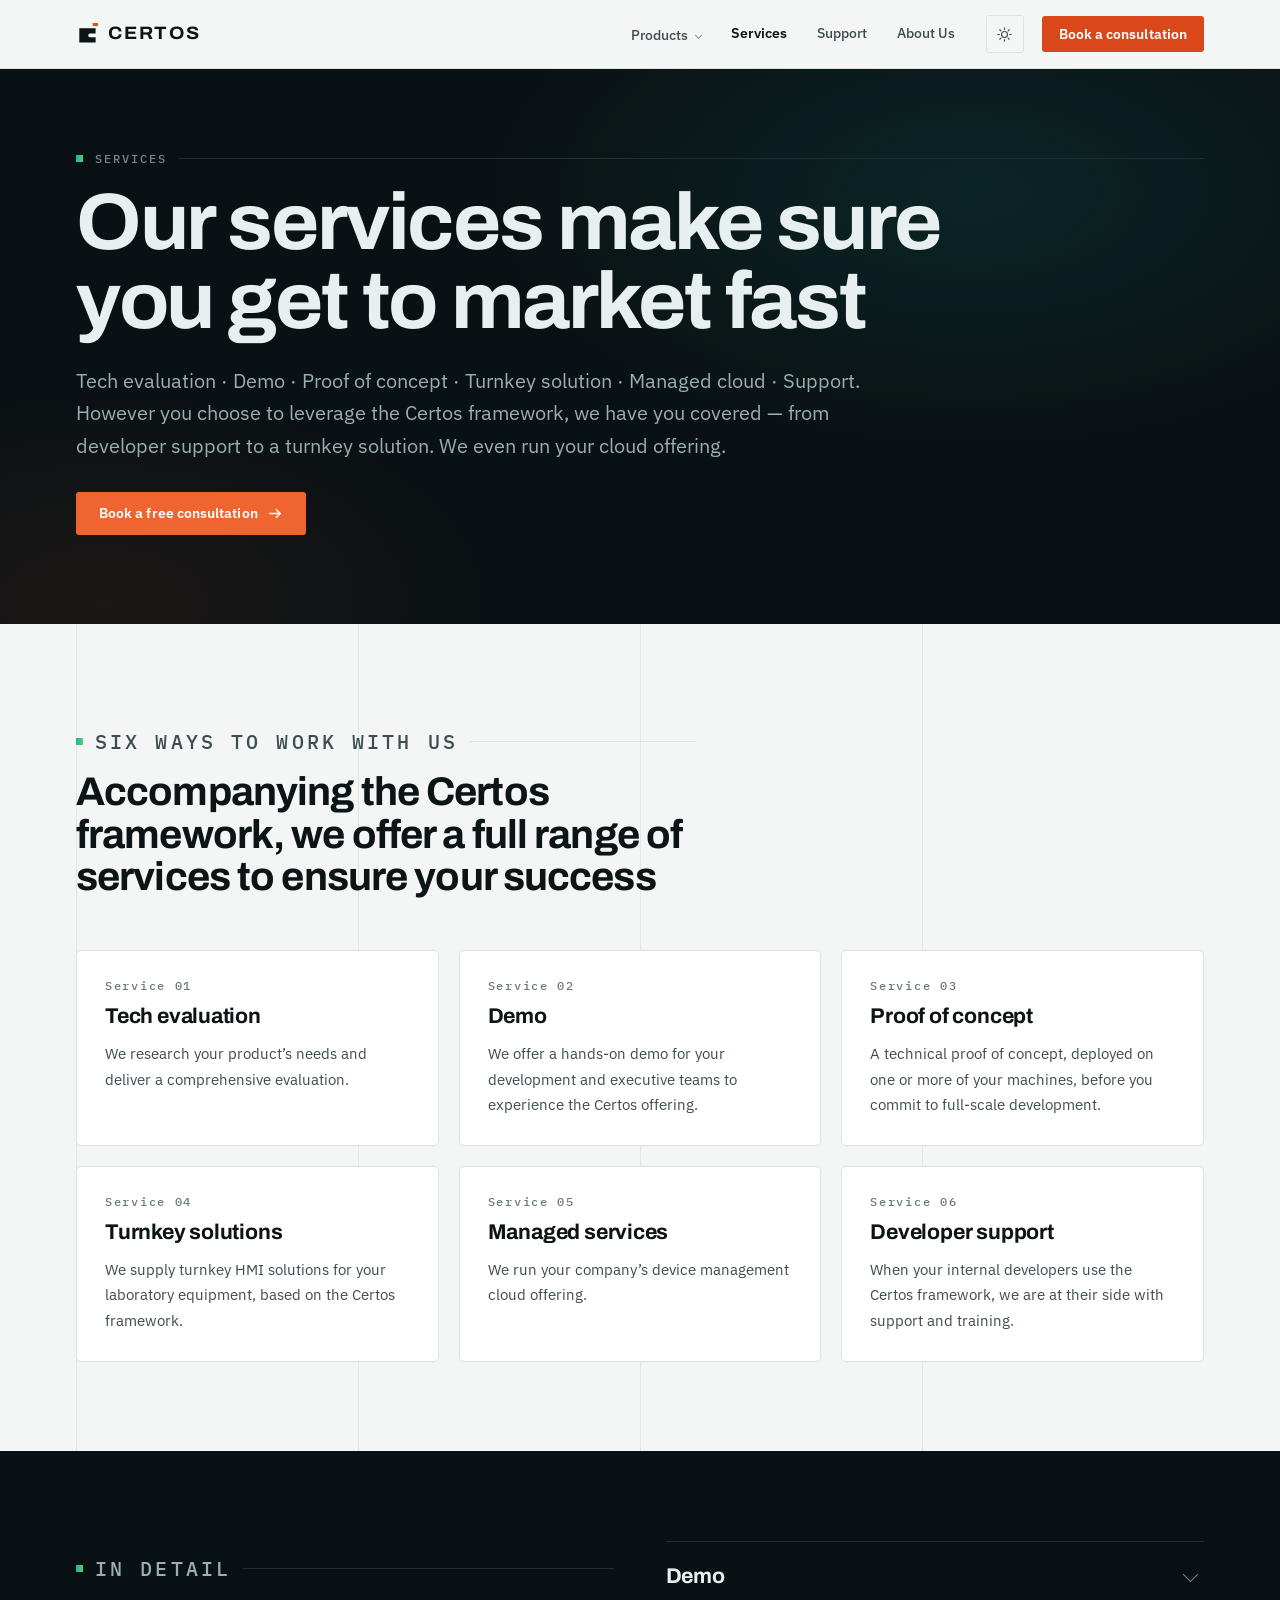
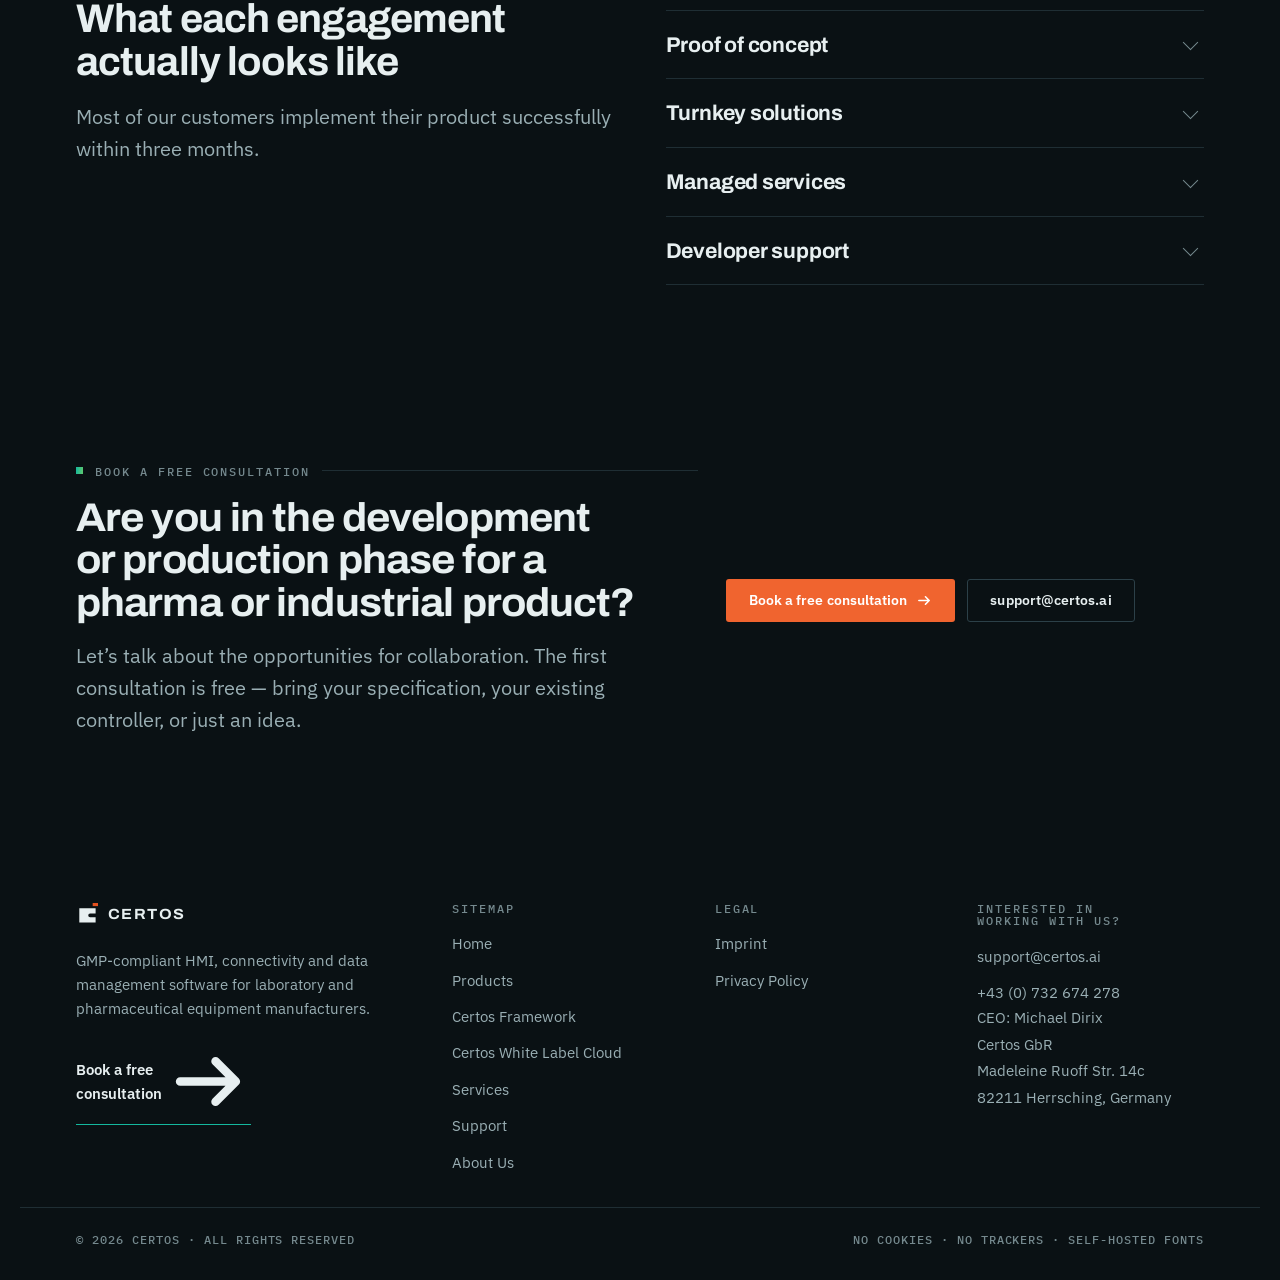
<file: services/index.html>
<!doctype html>
<html lang="en" itemscope itemtype="https://schema.org/WebPage">
<head>
<meta charset="utf-8">
<meta name="viewport" content="width=device-width, initial-scale=1">
<title>Services &mdash; Certos</title>
<meta name="description" content="Tech evaluation, demo, proof of concept, turnkey HMI solutions, managed cloud and developer support for laboratory equipment manufacturers.">
<link rel="canonical" href="https://certos.ai/services/">
<meta property="og:type" content="website">
<meta property="og:site_name" content="Certos">
<meta property="og:title" content="Services &mdash; Certos">
<meta property="og:description" content="Tech evaluation, demo, proof of concept, turnkey HMI solutions, managed cloud and developer support for laboratory equipment manufacturers.">
<meta property="og:url" content="https://certos.ai/services/">
<meta name="twitter:card" content="summary_large_image">
<meta name="theme-color" content="#0A1114">
<link rel="icon" href="/assets/img/favicon.svg" type="image/svg+xml">
<link rel="preload" href="/assets/fonts/archivo-400_800-latin.woff2" as="font" type="font/woff2" crossorigin>
<link rel="preload" href="/assets/fonts/ibm-plex-sans-400-latin.woff2" as="font" type="font/woff2" crossorigin>
<link rel="stylesheet" href="/assets/css/site.css">
<script>
  (function () {
    try {
      var t = localStorage.getItem("certos-theme");
      if (t === "dark" || t === "light") document.documentElement.setAttribute("data-theme", t);
    } catch (e) {}
  })();
</script>
</head>
<body>
<a class="skip" href="#main">Skip to content</a>
<header class="masthead">
  <div class="wrap masthead__in">
    <a class="mark" href="/"><svg class="mark__glyph" viewBox="0 0 24 24" fill="none" aria-hidden="true"><path d="M21.4 5.6H3.6v15.8h17.8v-5.9h-6.1a1.9 1.9 0 0 1-1.9-1.9v-.2a1.9 1.9 0 0 1 1.9-1.9h6.1V5.6Z" fill="currentColor"/><rect x="18.2" y="0" width="5.8" height="3.4" fill="#E2511F"/></svg>Certos</a>
    <nav class="nav" aria-label="Main"><div class="nav__item"><a href="/products/">Products</a><div class="nav__sub"><a href="/products/certos-framework/"><b>Certos Framework</b><span>Modular HMI framework for lab and industrial devices</span></a><a href="/products/certos-cloud/"><b>Certos White Label Cloud</b><span>Part 11 compliant device management under your brand</span></a></div></div><a href="/services/" aria-current="page">Services</a><a href="/support/">Support</a><a href="/about-us/">About Us</a></nav>
    <button class="icon-btn theme-toggle" type="button" aria-label="Switch colour theme">
      <svg class="sun" viewBox="0 0 24 24" fill="none" aria-hidden="true"><circle cx="12" cy="12" r="4.2" stroke="currentColor" stroke-width="1.6"/><path d="M12 2.5v2.2M12 19.3v2.2M2.5 12h2.2M19.3 12h2.2M5.3 5.3l1.6 1.6M17.1 17.1l1.6 1.6M18.7 5.3l-1.6 1.6M6.9 17.1l-1.6 1.6" stroke="currentColor" stroke-width="1.6" stroke-linecap="round"/></svg>
      <svg class="moon" viewBox="0 0 24 24" fill="none" aria-hidden="true"><path d="M20 14.2A8.2 8.2 0 0 1 9.8 4a8.2 8.2 0 1 0 10.2 10.2Z" stroke="currentColor" stroke-width="1.6" stroke-linejoin="round"/></svg>
    </button>
    <a class="btn btn--primary" href="https://calendly.com/michael-dirix/certoclav" rel="noopener">Book a consultation</a>
    <button class="icon-btn burger" type="button" aria-label="Open menu" aria-expanded="false" aria-controls="drawer">
      <svg viewBox="0 0 24 24" fill="none" aria-hidden="true"><path d="M3.5 7h17M3.5 12h17M3.5 17h17" stroke="currentColor" stroke-width="1.7" stroke-linecap="round"/></svg>
    </button>
  </div>
  <div class="drawer wrap" id="drawer" data-open="false">
    <nav aria-label="Mobile"><a href="/products/">Products</a><a class="sub" href="/products/certos-framework/">Certos Framework</a><a class="sub" href="/products/certos-cloud/">Certos White Label Cloud</a><a href="/services/">Services</a><a href="/support/">Support</a><a href="/about-us/">About Us</a></nav>
    <a class="btn btn--primary" href="https://calendly.com/michael-dirix/certoclav" rel="noopener">Book a free consultation</a>
  </div>
</header>
<main id="main">

<section class="hero hero--panel panel">
  <div class="wrap">
    <p class="eyebrow" style="--line: var(--pn-line);">Services</p>
    <h1 style="font-size: var(--t-hero); letter-spacing: -.03em; line-height: .98; max-width: 20ch;">Our services make sure you get to market fast</h1>
    <p class="hero__lead" style="max-width: 70ch;">Tech evaluation &middot; Demo &middot; Proof of concept &middot;
    Turnkey solution &middot; Managed cloud &middot; Support. However you choose to leverage the Certos
    framework, we have you covered &mdash; from developer support to a turnkey solution. We even run your
    cloud offering.</p>
    <div class="btn-row" style="margin-top: 30px;">
      <a class="btn btn--primary" href="https://calendly.com/michael-dirix/certoclav" rel="noopener">Book a free consultation <svg viewBox="0 0 16 16" fill="none" aria-hidden="true"><path d="M2 8h11M9 4l4 4-4 4" stroke="currentColor" stroke-width="1.7" stroke-linecap="round" stroke-linejoin="round"/></svg></a>
    </div>
  </div>
</section>

<section class="band sheet">
  <div class="wrap">
    <div class="s-head">
      <p class="eyebrow">Six ways to work with us</p>
      <h2>Accompanying the Certos framework, we offer a full range of services to ensure your success</h2>
    </div>
    <div class="grid grid--3 mt-l">
      <article class="card"><span class="card__num">Service 01</span><h3>Tech evaluation</h3>
        <p>We research your product&rsquo;s needs and deliver a comprehensive evaluation.</p></article>
      <article class="card"><span class="card__num">Service 02</span><h3>Demo</h3>
        <p>We offer a hands-on demo for your development and executive teams to experience the Certos offering.</p></article>
      <article class="card"><span class="card__num">Service 03</span><h3>Proof of concept</h3>
        <p>A technical proof of concept, deployed on one or more of your machines, before you commit to full-scale development.</p></article>
      <article class="card"><span class="card__num">Service 04</span><h3>Turnkey solutions</h3>
        <p>We supply turnkey HMI solutions for your laboratory equipment, based on the Certos framework.</p></article>
      <article class="card"><span class="card__num">Service 05</span><h3>Managed services</h3>
        <p>We run your company&rsquo;s device management cloud offering.</p></article>
      <article class="card"><span class="card__num">Service 06</span><h3>Developer support</h3>
        <p>When your internal developers use the Certos framework, we are at their side with support and training.</p></article>
    </div>
  </div>
</section>

<section class="band panel">
  <div class="wrap split" style="align-items: start;">
    <div class="s-head" style="position: sticky; top: 96px;">
      <p class="eyebrow" style="--line: var(--pn-line);">In detail</p>
      <h2>What each engagement actually looks like</h2>
      <p>Most of our customers implement their product successfully within three months.</p>
    </div>
    <div>
<div class="acc"><details><summary>Demo</summary><div class="acc__body"><p>Interested in the Certos offering? Book a free consultation and our team will design a custom demo for your company. The demo is customised to your brand, the equipment you have in production and the features you require. It is an opportunity for your team to ask our technical team anything and get a full view of the Certos value.</p></div></details><details><summary>Proof of concept</summary><div class="acc__body"><p>Ready to onboard Certos as your next software partner? A technical proof of concept can be deployed on one or more of your machines. This ensures that, before committing to full-scale development, all your product features and functions can be implemented within Certos.</p><p>The proof of concept is also an opportunity to showcase the potential of the new product to your customers, end users and co-decision makers early in the process.</p></div></details><details><summary>Turnkey solutions</summary><div class="acc__body"><p>Although Certos covers 90% of what a smart HMI for laboratory equipment needs to do, you still need to customise it to your specific product. Why not let us do it for you? We are very experienced in connecting Certos to the existing microcontroller inside your products.</p><p>Certos delivers a full turnkey solution at a fixed price. A simple three-step process gets you to the result:</p><ul><li><strong>Mock-up</strong> &mdash; lets you see what your new HMI will look like</li><li><strong>Proof of concept</strong> &mdash; a fully functional prototype lets you test our solution with a limited feature set</li><li><strong>Turnkey solution</strong> &mdash; we deliver your product innovation</li></ul></div></details><details><summary>Managed services</summary><div class="acc__body"><p>Your customers expect a full device management solution with their laboratory equipment, and as a device manufacturer you can provide massive additional value here. Certos has a ready-made solution with CertosCloud: a device management server that runs locally or in the cloud.</p><p>We even run it for you, so providing a breakthrough solution to your customers is no hassle. Raw data management, audit trail, predictive maintenance, asset management &mdash; it is all there.</p></div></details><details><summary>Developer support</summary><div class="acc__body"><p>Certos can be implemented by your in-house team. Or, if we delivered a turnkey solution, you can change and adapt it yourself &mdash; for example by coding a custom widget based on your customers&rsquo; demands.</p><p>We offer full support to your developers to maximise their effectiveness and ensure a smooth implementation process, plus training to get them up to speed on the framework and the latest insights into laboratory equipment IT trends.</p></div></details></div>
    </div>
  </div>
</section>

<section class="band panel">
  <div class="wrap cta">
    <div>
      <p class="eyebrow" style="--line: var(--pn-line);">Book a free consultation</p>
      <h2>Are you in the development or production phase for a pharma or industrial product?</h2>
      <p class="lead mt-s">Let&rsquo;s talk about the opportunities for collaboration. The first consultation is free &mdash;
      bring your specification, your existing controller, or just an idea.</p>
    </div>
    <div class="btn-row">
      <a class="btn btn--primary" href="https://calendly.com/michael-dirix/certoclav" rel="noopener">Book a free consultation <svg viewBox="0 0 16 16" fill="none" aria-hidden="true"><path d="M2 8h11M9 4l4 4-4 4" stroke="currentColor" stroke-width="1.7" stroke-linecap="round" stroke-linejoin="round"/></svg></a>
      <a class="btn btn--ghost" href="mailto:support@certos.ai">support@certos.ai</a>
    </div>
  </div>
</section>
</main>
<footer class="foot">
  <div class="wrap foot__in">
    <div>
      <a class="mark" href="/"><svg class="mark__glyph" viewBox="0 0 24 24" fill="none" aria-hidden="true"><path d="M21.4 5.6H3.6v15.8h17.8v-5.9h-6.1a1.9 1.9 0 0 1-1.9-1.9v-.2a1.9 1.9 0 0 1 1.9-1.9h6.1V5.6Z" fill="currentColor"/><rect x="18.2" y="0" width="5.8" height="3.4" fill="#E2511F"/></svg>Certos</a>
      <p style="color: var(--pn-tx-2); font-size: .92rem; margin-top: 16px; max-width: 34ch;">
        GMP-compliant HMI, connectivity and data management software for laboratory
        and pharmaceutical equipment manufacturers.
      </p>
      <p style="margin-top: 20px;"><a class="tlink" style="color: var(--pn-tx); border-color: var(--signal-b);" href="https://calendly.com/michael-dirix/certoclav" rel="noopener">Book a free consultation <svg viewBox="0 0 16 16" fill="none" aria-hidden="true"><path d="M2 8h11M9 4l4 4-4 4" stroke="currentColor" stroke-width="1.7" stroke-linecap="round" stroke-linejoin="round"/></svg></a></p>
    </div>
    <div>
      <h4>Sitemap</h4>
      <ul>
        <li><a href="/">Home</a></li>
        <li><a href="/products/">Products</a></li>
        <li><a href="/products/certos-framework/">Certos Framework</a></li>
        <li><a href="/products/certos-cloud/">Certos White Label Cloud</a></li>
        <li><a href="/services/">Services</a></li>
        <li><a href="/support/">Support</a></li>
        <li><a href="/about-us/">About Us</a></li>
      </ul>
    </div>
    <div>
      <h4>Legal</h4>
      <ul>
        <li><a href="/imprint/">Imprint</a></li>
        <li><a href="/privacy-policy/">Privacy Policy</a></li>
      </ul>
    </div>
    <div>
      <h4>Interested in working with us?</h4>
      <ul>
        <li><a href="mailto:support@certos.ai">support@certos.ai</a></li>
        <li><a href="tel:+43732674278">+43 (0) 732 674 278</a></li>
      </ul>
      <address>
        CEO: Michael Dirix<br>
        Certos GbR<br>
        Madeleine Ruoff Str. 14c<br>
        82211 Herrsching, Germany
      </address>
    </div>
  </div>
  <div class="wrap foot__bar">
    <span>&copy; 2026 Certos &middot; All rights reserved</span>
    <span>No cookies &middot; No trackers &middot; Self-hosted fonts</span>
  </div>
</footer>
<script src="/assets/js/site.js" defer></script>
</body>
</html>
</file>
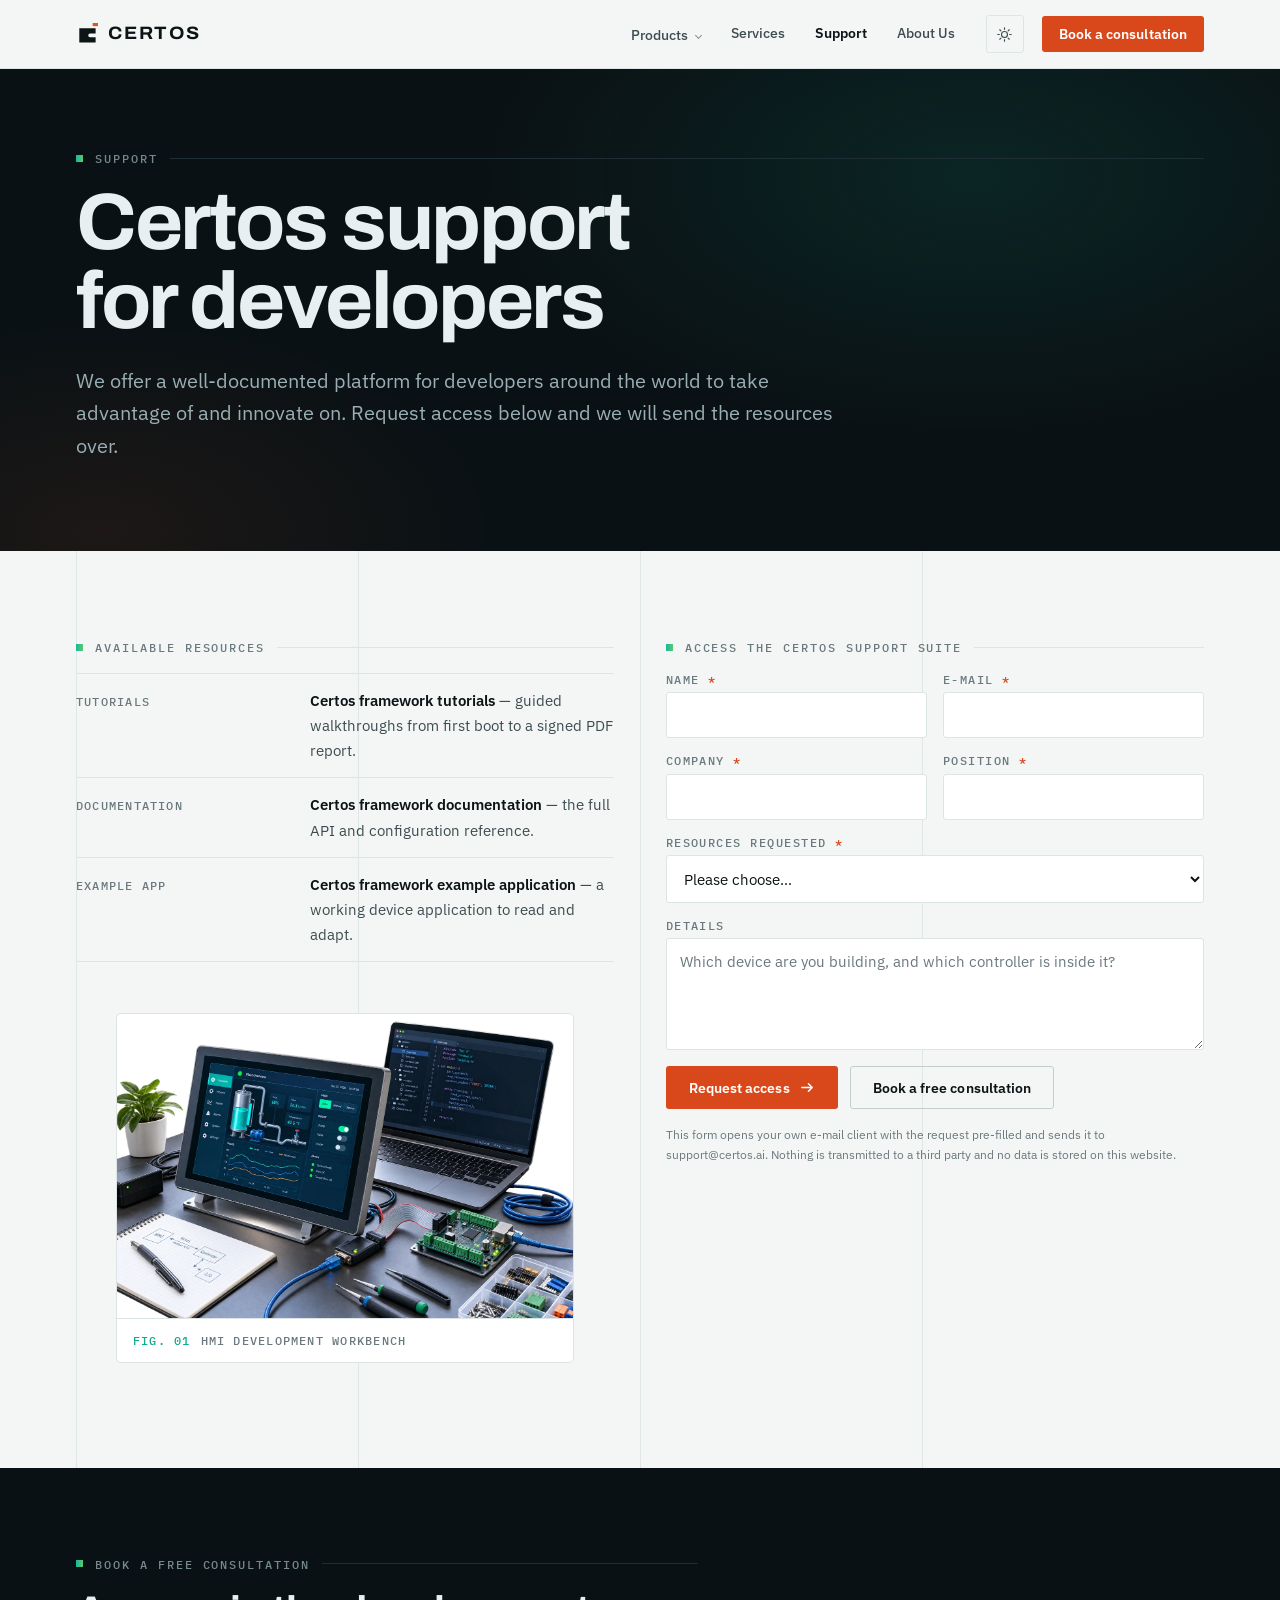
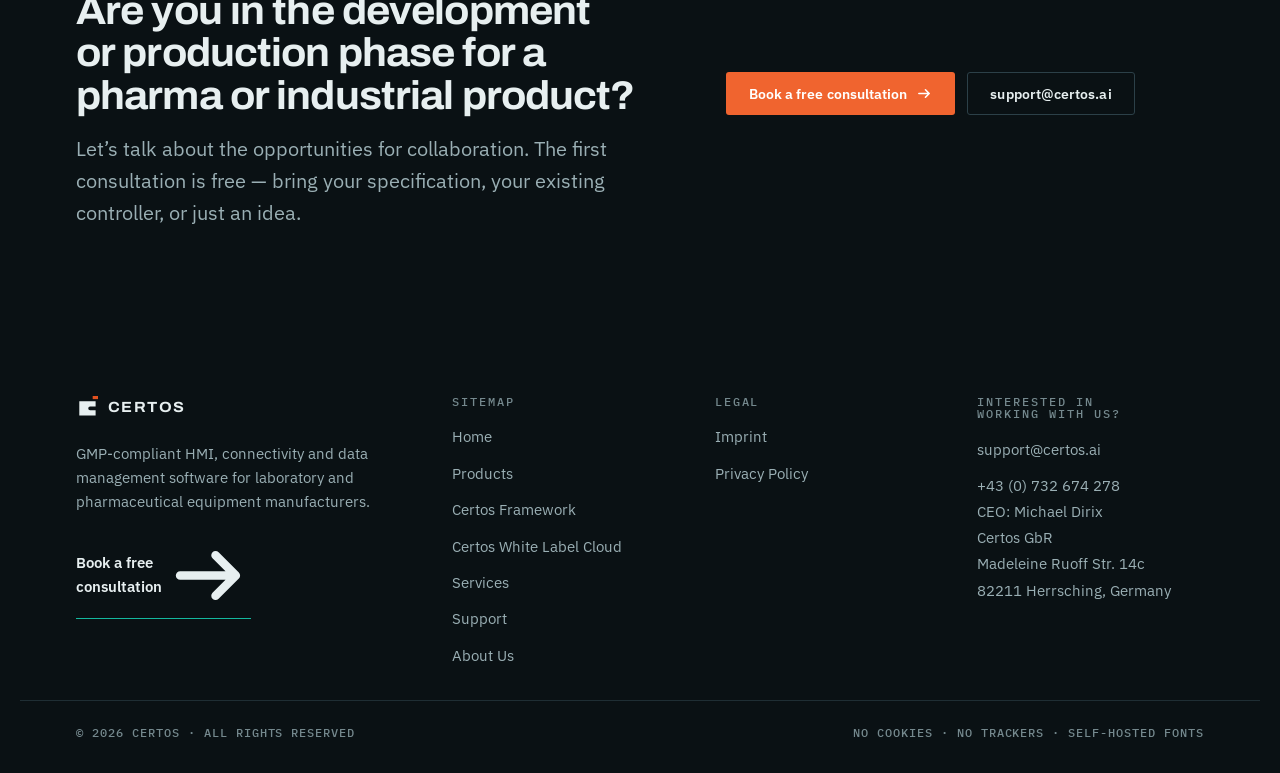
<file: support/index.html>
<!doctype html>
<html lang="en" itemscope itemtype="https://schema.org/WebPage">
<head>
<meta charset="utf-8">
<meta name="viewport" content="width=device-width, initial-scale=1">
<title>Support &mdash; Certos</title>
<meta name="description" content="Tutorials, documentation and an example application for developers building on the Certos HMI framework.">
<link rel="canonical" href="https://certos.ai/support/">
<meta property="og:type" content="website">
<meta property="og:site_name" content="Certos">
<meta property="og:title" content="Support &mdash; Certos">
<meta property="og:description" content="Tutorials, documentation and an example application for developers building on the Certos HMI framework.">
<meta property="og:url" content="https://certos.ai/support/">
<meta name="twitter:card" content="summary_large_image">
<meta name="theme-color" content="#0A1114">
<link rel="icon" href="/assets/img/favicon.svg" type="image/svg+xml">
<link rel="preload" href="/assets/fonts/archivo-400_800-latin.woff2" as="font" type="font/woff2" crossorigin>
<link rel="preload" href="/assets/fonts/ibm-plex-sans-400-latin.woff2" as="font" type="font/woff2" crossorigin>
<link rel="stylesheet" href="/assets/css/site.css">
<script>
  (function () {
    try {
      var t = localStorage.getItem("certos-theme");
      if (t === "dark" || t === "light") document.documentElement.setAttribute("data-theme", t);
    } catch (e) {}
  })();
</script>
</head>
<body>
<a class="skip" href="#main">Skip to content</a>
<header class="masthead">
  <div class="wrap masthead__in">
    <a class="mark" href="/"><svg class="mark__glyph" viewBox="0 0 24 24" fill="none" aria-hidden="true"><path d="M21.4 5.6H3.6v15.8h17.8v-5.9h-6.1a1.9 1.9 0 0 1-1.9-1.9v-.2a1.9 1.9 0 0 1 1.9-1.9h6.1V5.6Z" fill="currentColor"/><rect x="18.2" y="0" width="5.8" height="3.4" fill="#E2511F"/></svg>Certos</a>
    <nav class="nav" aria-label="Main"><div class="nav__item"><a href="/products/">Products</a><div class="nav__sub"><a href="/products/certos-framework/"><b>Certos Framework</b><span>Modular HMI framework for lab and industrial devices</span></a><a href="/products/certos-cloud/"><b>Certos White Label Cloud</b><span>Part 11 compliant device management under your brand</span></a></div></div><a href="/services/">Services</a><a href="/support/" aria-current="page">Support</a><a href="/about-us/">About Us</a></nav>
    <button class="icon-btn theme-toggle" type="button" aria-label="Switch colour theme">
      <svg class="sun" viewBox="0 0 24 24" fill="none" aria-hidden="true"><circle cx="12" cy="12" r="4.2" stroke="currentColor" stroke-width="1.6"/><path d="M12 2.5v2.2M12 19.3v2.2M2.5 12h2.2M19.3 12h2.2M5.3 5.3l1.6 1.6M17.1 17.1l1.6 1.6M18.7 5.3l-1.6 1.6M6.9 17.1l-1.6 1.6" stroke="currentColor" stroke-width="1.6" stroke-linecap="round"/></svg>
      <svg class="moon" viewBox="0 0 24 24" fill="none" aria-hidden="true"><path d="M20 14.2A8.2 8.2 0 0 1 9.8 4a8.2 8.2 0 1 0 10.2 10.2Z" stroke="currentColor" stroke-width="1.6" stroke-linejoin="round"/></svg>
    </button>
    <a class="btn btn--primary" href="https://calendly.com/michael-dirix/certoclav" rel="noopener">Book a consultation</a>
    <button class="icon-btn burger" type="button" aria-label="Open menu" aria-expanded="false" aria-controls="drawer">
      <svg viewBox="0 0 24 24" fill="none" aria-hidden="true"><path d="M3.5 7h17M3.5 12h17M3.5 17h17" stroke="currentColor" stroke-width="1.7" stroke-linecap="round"/></svg>
    </button>
  </div>
  <div class="drawer wrap" id="drawer" data-open="false">
    <nav aria-label="Mobile"><a href="/products/">Products</a><a class="sub" href="/products/certos-framework/">Certos Framework</a><a class="sub" href="/products/certos-cloud/">Certos White Label Cloud</a><a href="/services/">Services</a><a href="/support/">Support</a><a href="/about-us/">About Us</a></nav>
    <a class="btn btn--primary" href="https://calendly.com/michael-dirix/certoclav" rel="noopener">Book a free consultation</a>
  </div>
</header>
<main id="main">

<section class="hero hero--panel panel">
  <div class="wrap">
    <p class="eyebrow" style="--line: var(--pn-line);">Support</p>
    <h1 style="font-size: var(--t-hero); letter-spacing: -.03em; line-height: .98; max-width: 18ch;">Certos support for developers</h1>
    <p class="hero__lead" style="max-width: 66ch;">We offer a well-documented platform for developers around the
    world to take advantage of and innovate on. Request access below and we will send the resources over.</p>
  </div>
</section>

<section class="band sheet">
  <div class="wrap split" style="align-items: start;">
    <div>
      <p class="eyebrow">Available resources</p>
      <div class="spec">
        <div><p class="k">Tutorials</p><p class="v"><strong>Certos framework tutorials</strong> &mdash; guided walkthroughs from first boot to a signed PDF report.</p></div>
        <div><p class="k">Documentation</p><p class="v"><strong>Certos framework documentation</strong> &mdash; the full API and configuration reference.</p></div>
        <div><p class="k">Example app</p><p class="v"><strong>Certos framework example application</strong> &mdash; a working device application to read and adapt.</p></div>
      </div>
      <figure class="fig mt-l">
        <img src="/assets/img/developer-workbench.webp" alt="HMI development workbench: a touch panel under test wired to a controller board, with a laptop showing code behind it" width="1400" height="933" loading="lazy">
        <figcaption><b>FIG. 01</b> HMI development workbench</figcaption>
      </figure>
    </div>

    <div>
      <p class="eyebrow">Access the Certos support suite</p>
      <form class="form" id="support-form" novalidate>
        <div class="form__row">
          <div class="field">
            <label for="f-name">Name <span class="req" aria-hidden="true">*</span></label>
            <input id="f-name" name="name" type="text" autocomplete="name" required>
          </div>
          <div class="field">
            <label for="f-email">E-mail <span class="req" aria-hidden="true">*</span></label>
            <input id="f-email" name="email" type="email" autocomplete="email" required>
          </div>
        </div>
        <div class="form__row">
          <div class="field">
            <label for="f-company">Company <span class="req" aria-hidden="true">*</span></label>
            <input id="f-company" name="company" type="text" autocomplete="organization" required>
          </div>
          <div class="field">
            <label for="f-position">Position <span class="req" aria-hidden="true">*</span></label>
            <input id="f-position" name="position" type="text" autocomplete="organization-title" required>
          </div>
        </div>
        <div class="field">
          <label for="f-resources">Resources requested <span class="req" aria-hidden="true">*</span></label>
          <select id="f-resources" name="resources" required>
            <option value="">Please choose&hellip;</option>
            <option>Certos framework tutorials</option>
            <option>Certos framework documentation</option>
            <option>Certos framework example application</option>
            <option>All of the above</option>
          </select>
        </div>
        <div class="field">
          <label for="f-details">Details</label>
          <textarea id="f-details" name="details" placeholder="Which device are you building, and which controller is inside it?"></textarea>
        </div>
        <div class="btn-row">
          <button class="btn btn--primary" type="submit">Request access <svg viewBox="0 0 16 16" fill="none" aria-hidden="true"><path d="M2 8h11M9 4l4 4-4 4" stroke="currentColor" stroke-width="1.7" stroke-linecap="round" stroke-linejoin="round"/></svg></button>
          <a class="btn btn--ghost" href="https://calendly.com/michael-dirix/certoclav" rel="noopener">Book a free consultation</a>
        </div>
        <p class="form__note" id="support-status" role="status">This form opens your own e-mail client with the
        request pre-filled and sends it to support@certos.ai. Nothing is transmitted to a third party and no
        data is stored on this website.</p>
      </form>
    </div>
  </div>
</section>

<section class="band panel">
  <div class="wrap cta">
    <div>
      <p class="eyebrow" style="--line: var(--pn-line);">Book a free consultation</p>
      <h2>Are you in the development or production phase for a pharma or industrial product?</h2>
      <p class="lead mt-s">Let&rsquo;s talk about the opportunities for collaboration. The first consultation is free &mdash;
      bring your specification, your existing controller, or just an idea.</p>
    </div>
    <div class="btn-row">
      <a class="btn btn--primary" href="https://calendly.com/michael-dirix/certoclav" rel="noopener">Book a free consultation <svg viewBox="0 0 16 16" fill="none" aria-hidden="true"><path d="M2 8h11M9 4l4 4-4 4" stroke="currentColor" stroke-width="1.7" stroke-linecap="round" stroke-linejoin="round"/></svg></a>
      <a class="btn btn--ghost" href="mailto:support@certos.ai">support@certos.ai</a>
    </div>
  </div>
</section>
</main>
<footer class="foot">
  <div class="wrap foot__in">
    <div>
      <a class="mark" href="/"><svg class="mark__glyph" viewBox="0 0 24 24" fill="none" aria-hidden="true"><path d="M21.4 5.6H3.6v15.8h17.8v-5.9h-6.1a1.9 1.9 0 0 1-1.9-1.9v-.2a1.9 1.9 0 0 1 1.9-1.9h6.1V5.6Z" fill="currentColor"/><rect x="18.2" y="0" width="5.8" height="3.4" fill="#E2511F"/></svg>Certos</a>
      <p style="color: var(--pn-tx-2); font-size: .92rem; margin-top: 16px; max-width: 34ch;">
        GMP-compliant HMI, connectivity and data management software for laboratory
        and pharmaceutical equipment manufacturers.
      </p>
      <p style="margin-top: 20px;"><a class="tlink" style="color: var(--pn-tx); border-color: var(--signal-b);" href="https://calendly.com/michael-dirix/certoclav" rel="noopener">Book a free consultation <svg viewBox="0 0 16 16" fill="none" aria-hidden="true"><path d="M2 8h11M9 4l4 4-4 4" stroke="currentColor" stroke-width="1.7" stroke-linecap="round" stroke-linejoin="round"/></svg></a></p>
    </div>
    <div>
      <h4>Sitemap</h4>
      <ul>
        <li><a href="/">Home</a></li>
        <li><a href="/products/">Products</a></li>
        <li><a href="/products/certos-framework/">Certos Framework</a></li>
        <li><a href="/products/certos-cloud/">Certos White Label Cloud</a></li>
        <li><a href="/services/">Services</a></li>
        <li><a href="/support/">Support</a></li>
        <li><a href="/about-us/">About Us</a></li>
      </ul>
    </div>
    <div>
      <h4>Legal</h4>
      <ul>
        <li><a href="/imprint/">Imprint</a></li>
        <li><a href="/privacy-policy/">Privacy Policy</a></li>
      </ul>
    </div>
    <div>
      <h4>Interested in working with us?</h4>
      <ul>
        <li><a href="mailto:support@certos.ai">support@certos.ai</a></li>
        <li><a href="tel:+43732674278">+43 (0) 732 674 278</a></li>
      </ul>
      <address>
        CEO: Michael Dirix<br>
        Certos GbR<br>
        Madeleine Ruoff Str. 14c<br>
        82211 Herrsching, Germany
      </address>
    </div>
  </div>
  <div class="wrap foot__bar">
    <span>&copy; 2026 Certos &middot; All rights reserved</span>
    <span>No cookies &middot; No trackers &middot; Self-hosted fonts</span>
  </div>
</footer>
<script src="/assets/js/site.js" defer></script>
</body>
</html>
</file>
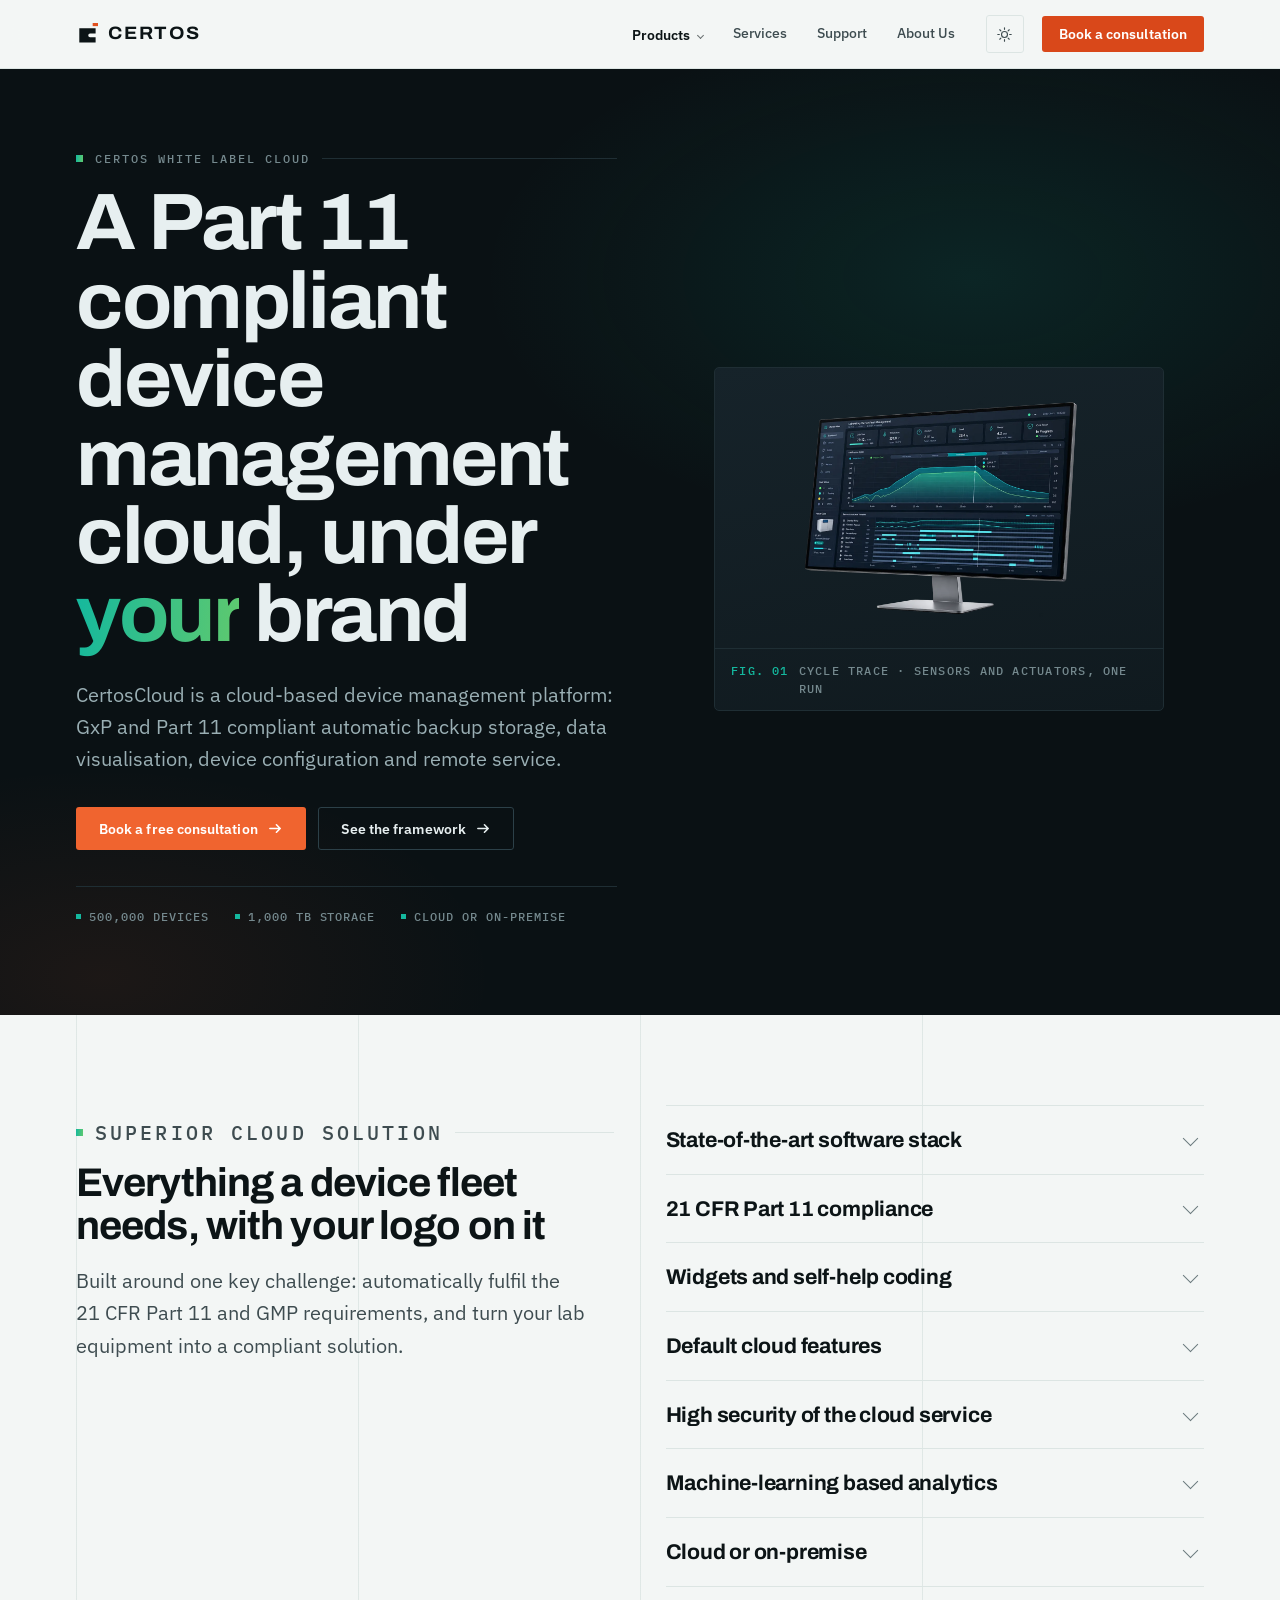
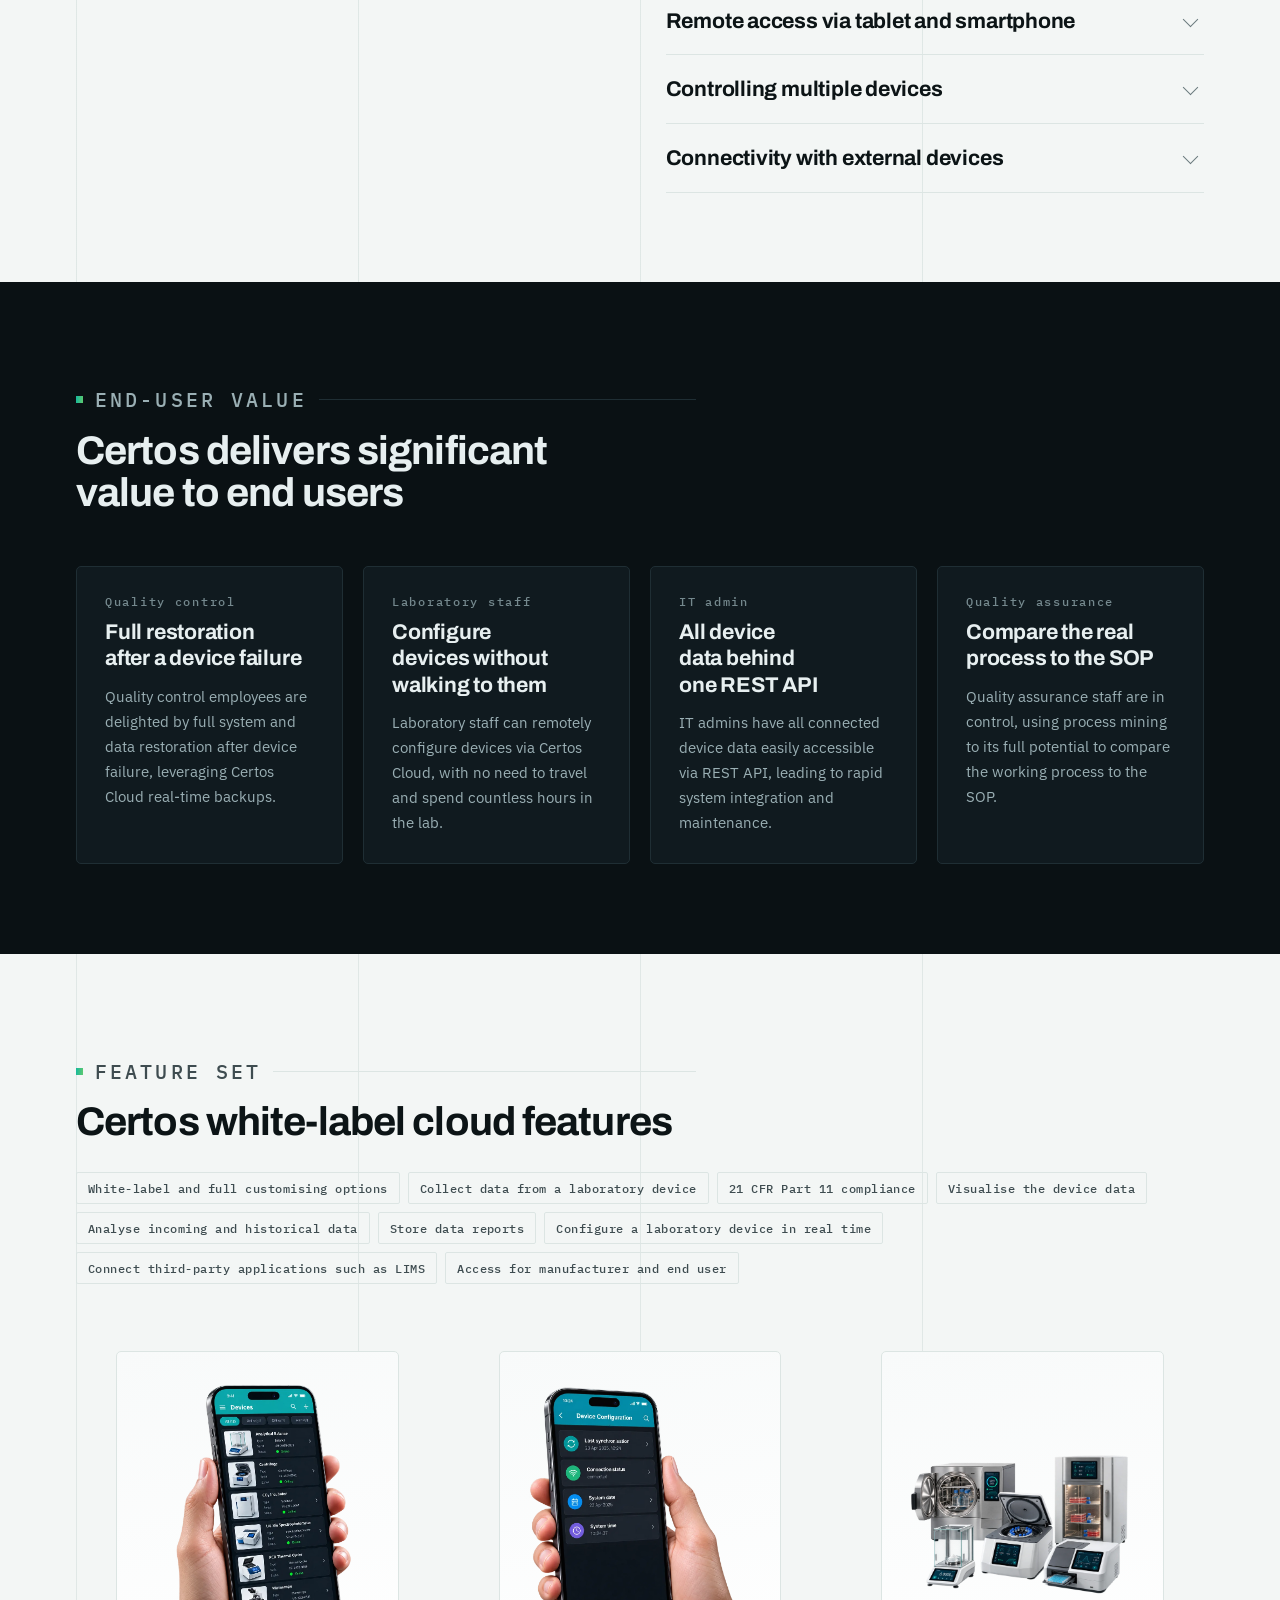
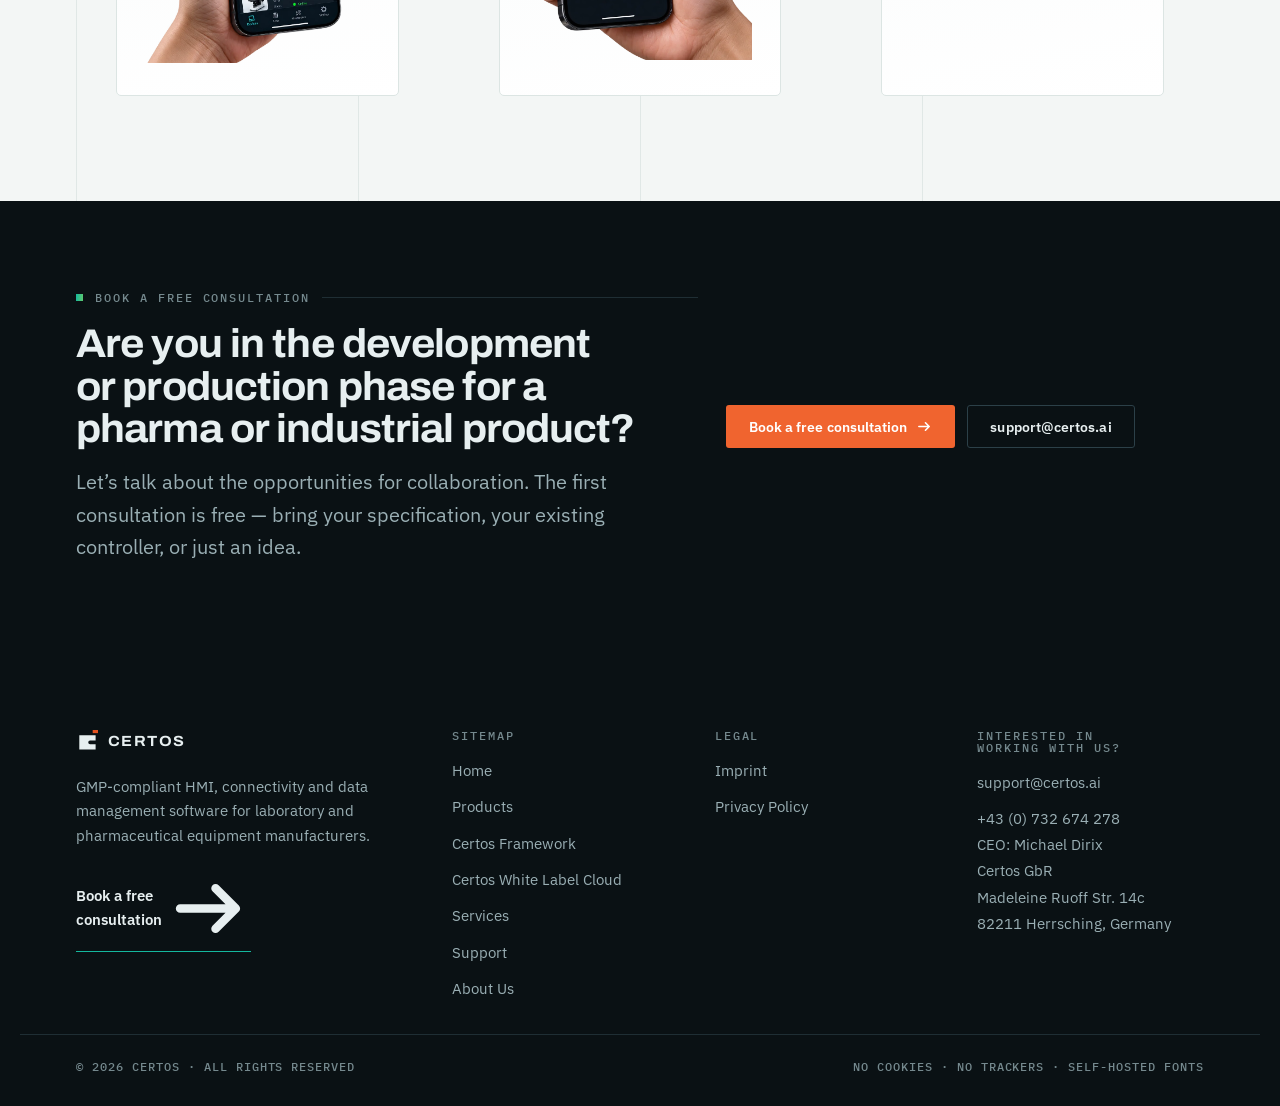
<file: products/certos-cloud/index.html>
<!doctype html>
<html lang="en" itemscope itemtype="https://schema.org/WebPage">
<head>
<meta charset="utf-8">
<meta name="viewport" content="width=device-width, initial-scale=1">
<title>Certos White Label Cloud &mdash; Part 11 compliant device management</title>
<meta name="description" content="A white-label, 21 CFR Part 11 compliant device management cloud: automatic backups, data visualisation, remote configuration and machine-learning analytics. Cloud or on-premise.">
<link rel="canonical" href="https://certos.ai/products/certos-cloud/">
<meta property="og:type" content="website">
<meta property="og:site_name" content="Certos">
<meta property="og:title" content="Certos White Label Cloud &mdash; Part 11 compliant device management">
<meta property="og:description" content="A white-label, 21 CFR Part 11 compliant device management cloud: automatic backups, data visualisation, remote configuration and machine-learning analytics. Cloud or on-premise.">
<meta property="og:url" content="https://certos.ai/products/certos-cloud/">
<meta name="twitter:card" content="summary_large_image">
<meta name="theme-color" content="#0A1114">
<link rel="icon" href="/assets/img/favicon.svg" type="image/svg+xml">
<link rel="preload" href="/assets/fonts/archivo-400_800-latin.woff2" as="font" type="font/woff2" crossorigin>
<link rel="preload" href="/assets/fonts/ibm-plex-sans-400-latin.woff2" as="font" type="font/woff2" crossorigin>
<link rel="stylesheet" href="/assets/css/site.css">
<script>
  (function () {
    try {
      var t = localStorage.getItem("certos-theme");
      if (t === "dark" || t === "light") document.documentElement.setAttribute("data-theme", t);
    } catch (e) {}
  })();
</script>
</head>
<body>
<a class="skip" href="#main">Skip to content</a>
<header class="masthead">
  <div class="wrap masthead__in">
    <a class="mark" href="/"><svg class="mark__glyph" viewBox="0 0 24 24" fill="none" aria-hidden="true"><path d="M21.4 5.6H3.6v15.8h17.8v-5.9h-6.1a1.9 1.9 0 0 1-1.9-1.9v-.2a1.9 1.9 0 0 1 1.9-1.9h6.1V5.6Z" fill="currentColor"/><rect x="18.2" y="0" width="5.8" height="3.4" fill="#E2511F"/></svg>Certos</a>
    <nav class="nav" aria-label="Main"><div class="nav__item"><a href="/products/" aria-current="page">Products</a><div class="nav__sub"><a href="/products/certos-framework/"><b>Certos Framework</b><span>Modular HMI framework for lab and industrial devices</span></a><a href="/products/certos-cloud/"><b>Certos White Label Cloud</b><span>Part 11 compliant device management under your brand</span></a></div></div><a href="/services/">Services</a><a href="/support/">Support</a><a href="/about-us/">About Us</a></nav>
    <button class="icon-btn theme-toggle" type="button" aria-label="Switch colour theme">
      <svg class="sun" viewBox="0 0 24 24" fill="none" aria-hidden="true"><circle cx="12" cy="12" r="4.2" stroke="currentColor" stroke-width="1.6"/><path d="M12 2.5v2.2M12 19.3v2.2M2.5 12h2.2M19.3 12h2.2M5.3 5.3l1.6 1.6M17.1 17.1l1.6 1.6M18.7 5.3l-1.6 1.6M6.9 17.1l-1.6 1.6" stroke="currentColor" stroke-width="1.6" stroke-linecap="round"/></svg>
      <svg class="moon" viewBox="0 0 24 24" fill="none" aria-hidden="true"><path d="M20 14.2A8.2 8.2 0 0 1 9.8 4a8.2 8.2 0 1 0 10.2 10.2Z" stroke="currentColor" stroke-width="1.6" stroke-linejoin="round"/></svg>
    </button>
    <a class="btn btn--primary" href="https://calendly.com/michael-dirix/certoclav" rel="noopener">Book a consultation</a>
    <button class="icon-btn burger" type="button" aria-label="Open menu" aria-expanded="false" aria-controls="drawer">
      <svg viewBox="0 0 24 24" fill="none" aria-hidden="true"><path d="M3.5 7h17M3.5 12h17M3.5 17h17" stroke="currentColor" stroke-width="1.7" stroke-linecap="round"/></svg>
    </button>
  </div>
  <div class="drawer wrap" id="drawer" data-open="false">
    <nav aria-label="Mobile"><a href="/products/">Products</a><a class="sub" href="/products/certos-framework/">Certos Framework</a><a class="sub" href="/products/certos-cloud/">Certos White Label Cloud</a><a href="/services/">Services</a><a href="/support/">Support</a><a href="/about-us/">About Us</a></nav>
    <a class="btn btn--primary" href="https://calendly.com/michael-dirix/certoclav" rel="noopener">Book a free consultation</a>
  </div>
</header>
<main id="main">

<section class="hero hero--panel panel">
  <div class="wrap hero__grid">
    <div>
      <p class="eyebrow" style="--line: var(--pn-line);">Certos white label cloud</p>
      <h1 style="font-size: var(--t-hero); letter-spacing: -.03em; line-height: .98;">A Part&nbsp;11 compliant device management cloud, under <em>your</em> brand</h1>
      <p class="hero__lead">CertosCloud is a cloud-based device management platform: GxP and Part&nbsp;11
      compliant automatic backup storage, data visualisation, device configuration and remote service.</p>
      <div class="btn-row">
        <a class="btn btn--primary" href="https://calendly.com/michael-dirix/certoclav" rel="noopener">Book a free consultation <svg viewBox="0 0 16 16" fill="none" aria-hidden="true"><path d="M2 8h11M9 4l4 4-4 4" stroke="currentColor" stroke-width="1.7" stroke-linecap="round" stroke-linejoin="round"/></svg></a>
        <a class="btn btn--ghost" href="/products/certos-framework/">See the framework <svg viewBox="0 0 16 16" fill="none" aria-hidden="true"><path d="M2 8h11M9 4l4 4-4 4" stroke="currentColor" stroke-width="1.7" stroke-linecap="round" stroke-linejoin="round"/></svg></a>
      </div>
      <p class="hero__meta">
        <span>500,000 devices</span>
        <span>1,000 TB storage</span>
        <span>Cloud or on-premise</span>
      </p>
    </div>
    <figure class="fig fig--contain">
      <img src="/assets/img/cloud-remote-monitoring.webp" alt="Desktop monitor showing the CertosCloud dashboard: a 40 minute cycle curve above a multi-track sensor and actuator timeline" width="1200" height="860" loading="lazy">
      <figcaption><b>FIG. 01</b> Cycle trace &middot; sensors and actuators, one run</figcaption>
    </figure>
  </div>
</section>

<section class="band sheet">
  <div class="wrap split" style="align-items: start;">
    <div class="s-head" style="position: sticky; top: 96px;">
      <p class="eyebrow">Superior cloud solution</p>
      <h2>Everything a device fleet needs, with your logo on it</h2>
      <p>Built around one key challenge: automatically fulfil the 21&nbsp;CFR Part&nbsp;11 and GMP
      requirements, and turn your lab equipment into a compliant solution.</p>
    </div>
    <div>
<div class="acc"><details><summary>State-of-the-art software stack</summary><div class="acc__body"><dl class="spec"><div><dt>Frontend</dt><dd>React</dd></div><div><dt>Backend</dt><dd>Java</dd></div><div><dt>Database</dt><dd>Choose between PostgreSQL, MongoDB or Cassandra</dd></div><div><dt>Analytics</dt><dd>Python machine-learning services</dd></div></dl></div></details><details><summary>21 CFR Part 11 compliance</summary><div class="acc__body"><p>The Certos framework meets the requirements of FDA Part&nbsp;11, which requires the device manufacturer to implement very secure software and controls: audits, system validations, audit trails, electronic signatures and documentation for the software and systems that process the electronic data.</p><ul class="cols"><li>21 CFR Part 11 compliance</li><li>Encrypted databases</li><li>Secure network protocols (HTTPS, FTPS)</li><li>System test reports according to FDA</li><li>Secure electronic records</li><li>Audit trail</li><li>Verified accurate and complete data transfer</li><li>Validated data integrity</li><li>Device-specific encrypted data backups on external servers</li><li>Limitation of access to authorised individuals</li><li>Password expiration and reset</li><li>Multilevel user roles</li><li>Forced complex passwords</li><li>Password history</li><li>User blocking techniques</li><li>PDF signatures with single and double opt-in</li><li>Verification of individuals by RFID, barcode or password</li><li>Secure timestamps</li><li>Printouts according to GMP/GLP requirements</li><li>Electronic signature</li></ul></div></details><details><summary>Widgets and self-help coding</summary><div class="acc__body"><p>CertosCloud supports a rich library of React UI components for laboratory equipment demands, and we are adding more all the time. Stop reinventing the wheel &mdash; use the Certos React UI framework to increase productivity and reduce development time.</p><p>The widget library is useful for any laboratory equipment and scientific instrument, and you can add your own widgets to the platform using your in-house capabilities.</p></div></details><details><summary>Default cloud features</summary><div class="acc__body"><ul class="cols"><li>User management: manufacturer login, service login, end-customer admin login, end-customer login</li><li>User authorisation</li><li>Download of signed PDF reports</li><li>Visual representation of device internal data such as log files, audit trail, device configuration and backups</li><li>Real-time connection and statistics</li><li>Data import and export via Excel or CSV</li><li>Secure backups of the laboratory device</li><li>Cloud audit trail</li></ul></div></details><details><summary>High security of the cloud service</summary><div class="acc__body"><ul class="cols"><li>API limitations</li><li>HTTP/2 protocol</li><li>SSL certificates</li><li>Double opt-in option</li><li>Customisable token time limitations</li><li>Auto-block users</li><li>Behaviour monitoring</li></ul></div></details><details><summary>Machine-learning based analytics</summary><div class="acc__body"><p>The AI part of the CertosCloud backend is written in Python, so the applications can run on different machine learning algorithms. The best-performing ones are linear regression, logistic regression, decision tree, SVM, naive Bayes, kNN, k-means and random forest.</p><p>For predictive maintenance based on sensor data from internal components of laboratory equipment, the Certos team found that the <strong>random forest</strong> algorithm shows the best performance yet.</p></div></details><details><summary>Cloud or on-premise</summary><div class="acc__body"><p>The cloud software can be installed on a local server using Docker. Installation takes one minute, and no internet connection is required.</p><p>Alternatively the online cloud can be used with no installation at all, available on a custom domain of your choosing.</p></div></details><details><summary>Remote access via tablet and smartphone</summary><div class="acc__body"><p><strong>Option 1 &mdash; remote control by humans.</strong> The framework supports TeamViewer QuickSupport integration for remote training, configuration and service, with screen sharing from desktop or mobile. The CertosCloud web interface also allows users to authenticate, configure the device remotely and browse its data.</p><p><strong>Option 2 &mdash; automated remote control by third-party software.</strong> CertosCloud comes with a REST API plus FTP and HTTP/2 protocols, so ERP systems or a LIMS can send and receive real-time and historical data from the laboratory equipment.</p></div></details><details><summary>Controlling multiple devices</summary><div class="acc__body"><p>Certos can control multiple devices at the same time via CertosCloud.</p></div></details><details><summary>Connectivity with external devices</summary><div class="acc__body"><p>Certos Cloud comes with a standard communication protocol based on HTTP/2, including Swagger UI documentation, so connecting the laboratory device to a LIMS or other third-party software is easy. New protocols such as AniML and SiLA2 are also supported, and any new communication standard arriving on the market will be supported via a software update.</p></div></details></div>
    </div>
  </div>
</section>

<section class="band panel">
  <div class="wrap">
    <div class="s-head">
      <p class="eyebrow" style="--line: var(--pn-line);">End-user value</p>
      <h2>Certos delivers significant value to end users</h2>
    </div>
    <div class="grid grid--4 mt-l">
      <article class="card">
        <span class="card__num">Quality control</span>
        <h3>Full restoration after a device failure</h3>
        <p>Quality control employees are delighted by full system and data restoration after device failure,
        leveraging Certos Cloud real-time backups.</p>
      </article>
      <article class="card">
        <span class="card__num">Laboratory staff</span>
        <h3>Configure devices without walking to them</h3>
        <p>Laboratory staff can remotely configure devices via Certos Cloud, with no need to travel and spend
        countless hours in the lab.</p>
      </article>
      <article class="card">
        <span class="card__num">IT admin</span>
        <h3>All device data behind one REST API</h3>
        <p>IT admins have all connected device data easily accessible via REST API, leading to rapid system
        integration and maintenance.</p>
      </article>
      <article class="card">
        <span class="card__num">Quality assurance</span>
        <h3>Compare the real process to the SOP</h3>
        <p>Quality assurance staff are in control, using process mining to its full potential to compare the
        working process to the SOP.</p>
      </article>
    </div>
  </div>
</section>

<section class="band sheet">
  <div class="wrap">
    <div class="s-head">
      <p class="eyebrow">Feature set</p>
      <h2>Certos white-label cloud features</h2>
    </div>
    <div class="mt-m">
<ul class="tags tags--plain"><li>White-label and full customising options</li><li>Collect data from a laboratory device</li><li>21 CFR Part 11 compliance</li><li>Visualise the device data</li><li>Analyse incoming and historical data</li><li>Store data reports</li><li>Configure a laboratory device in real time</li><li>Connect third-party applications such as LIMS</li><li>Access for manufacturer and end user</li></ul>
    <div class="grid grid--3 mt-l">
      <figure class="fig fig--contain fig--square">
        <img src="/assets/img/cloud-device-list.webp" alt="Device register in CertosCloud on a phone, listing each instrument with a thumbnail, type, serial and online status" width="809" height="1007" loading="lazy">
        <figcaption><b>FIG. 02</b> Device register</figcaption>
      </figure>
      <figure class="fig fig--contain fig--square">
        <img src="/assets/img/cloud-device-configuration.webp" alt="Device configuration screen on a phone, with last synchronisation, connection status and controller time" width="831" height="1010" loading="lazy">
        <figcaption><b>FIG. 03</b> Remote configuration</figcaption>
      </figure>
      <figure class="fig fig--contain fig--square">
        <img src="/assets/img/lab-device-fleet.webp" alt="Five laboratory instruments standing together — sterilizer, centrifuge, balance, incubator and spectrophotometer — each with a lit Certos touchscreen" width="1400" height="899" loading="lazy">
        <figcaption><b>FIG. 04</b> One fleet &middot; five device categories</figcaption>
      </figure>
    </div>
    </div>
  </div>
</section>

<section class="band panel">
  <div class="wrap cta">
    <div>
      <p class="eyebrow" style="--line: var(--pn-line);">Book a free consultation</p>
      <h2>Are you in the development or production phase for a pharma or industrial product?</h2>
      <p class="lead mt-s">Let&rsquo;s talk about the opportunities for collaboration. The first consultation is free &mdash;
      bring your specification, your existing controller, or just an idea.</p>
    </div>
    <div class="btn-row">
      <a class="btn btn--primary" href="https://calendly.com/michael-dirix/certoclav" rel="noopener">Book a free consultation <svg viewBox="0 0 16 16" fill="none" aria-hidden="true"><path d="M2 8h11M9 4l4 4-4 4" stroke="currentColor" stroke-width="1.7" stroke-linecap="round" stroke-linejoin="round"/></svg></a>
      <a class="btn btn--ghost" href="mailto:support@certos.ai">support@certos.ai</a>
    </div>
  </div>
</section>
</main>
<footer class="foot">
  <div class="wrap foot__in">
    <div>
      <a class="mark" href="/"><svg class="mark__glyph" viewBox="0 0 24 24" fill="none" aria-hidden="true"><path d="M21.4 5.6H3.6v15.8h17.8v-5.9h-6.1a1.9 1.9 0 0 1-1.9-1.9v-.2a1.9 1.9 0 0 1 1.9-1.9h6.1V5.6Z" fill="currentColor"/><rect x="18.2" y="0" width="5.8" height="3.4" fill="#E2511F"/></svg>Certos</a>
      <p style="color: var(--pn-tx-2); font-size: .92rem; margin-top: 16px; max-width: 34ch;">
        GMP-compliant HMI, connectivity and data management software for laboratory
        and pharmaceutical equipment manufacturers.
      </p>
      <p style="margin-top: 20px;"><a class="tlink" style="color: var(--pn-tx); border-color: var(--signal-b);" href="https://calendly.com/michael-dirix/certoclav" rel="noopener">Book a free consultation <svg viewBox="0 0 16 16" fill="none" aria-hidden="true"><path d="M2 8h11M9 4l4 4-4 4" stroke="currentColor" stroke-width="1.7" stroke-linecap="round" stroke-linejoin="round"/></svg></a></p>
    </div>
    <div>
      <h4>Sitemap</h4>
      <ul>
        <li><a href="/">Home</a></li>
        <li><a href="/products/">Products</a></li>
        <li><a href="/products/certos-framework/">Certos Framework</a></li>
        <li><a href="/products/certos-cloud/">Certos White Label Cloud</a></li>
        <li><a href="/services/">Services</a></li>
        <li><a href="/support/">Support</a></li>
        <li><a href="/about-us/">About Us</a></li>
      </ul>
    </div>
    <div>
      <h4>Legal</h4>
      <ul>
        <li><a href="/imprint/">Imprint</a></li>
        <li><a href="/privacy-policy/">Privacy Policy</a></li>
      </ul>
    </div>
    <div>
      <h4>Interested in working with us?</h4>
      <ul>
        <li><a href="mailto:support@certos.ai">support@certos.ai</a></li>
        <li><a href="tel:+43732674278">+43 (0) 732 674 278</a></li>
      </ul>
      <address>
        CEO: Michael Dirix<br>
        Certos GbR<br>
        Madeleine Ruoff Str. 14c<br>
        82211 Herrsching, Germany
      </address>
    </div>
  </div>
  <div class="wrap foot__bar">
    <span>&copy; 2026 Certos &middot; All rights reserved</span>
    <span>No cookies &middot; No trackers &middot; Self-hosted fonts</span>
  </div>
</footer>
<script src="/assets/js/site.js" defer></script>
</body>
</html>
</file>
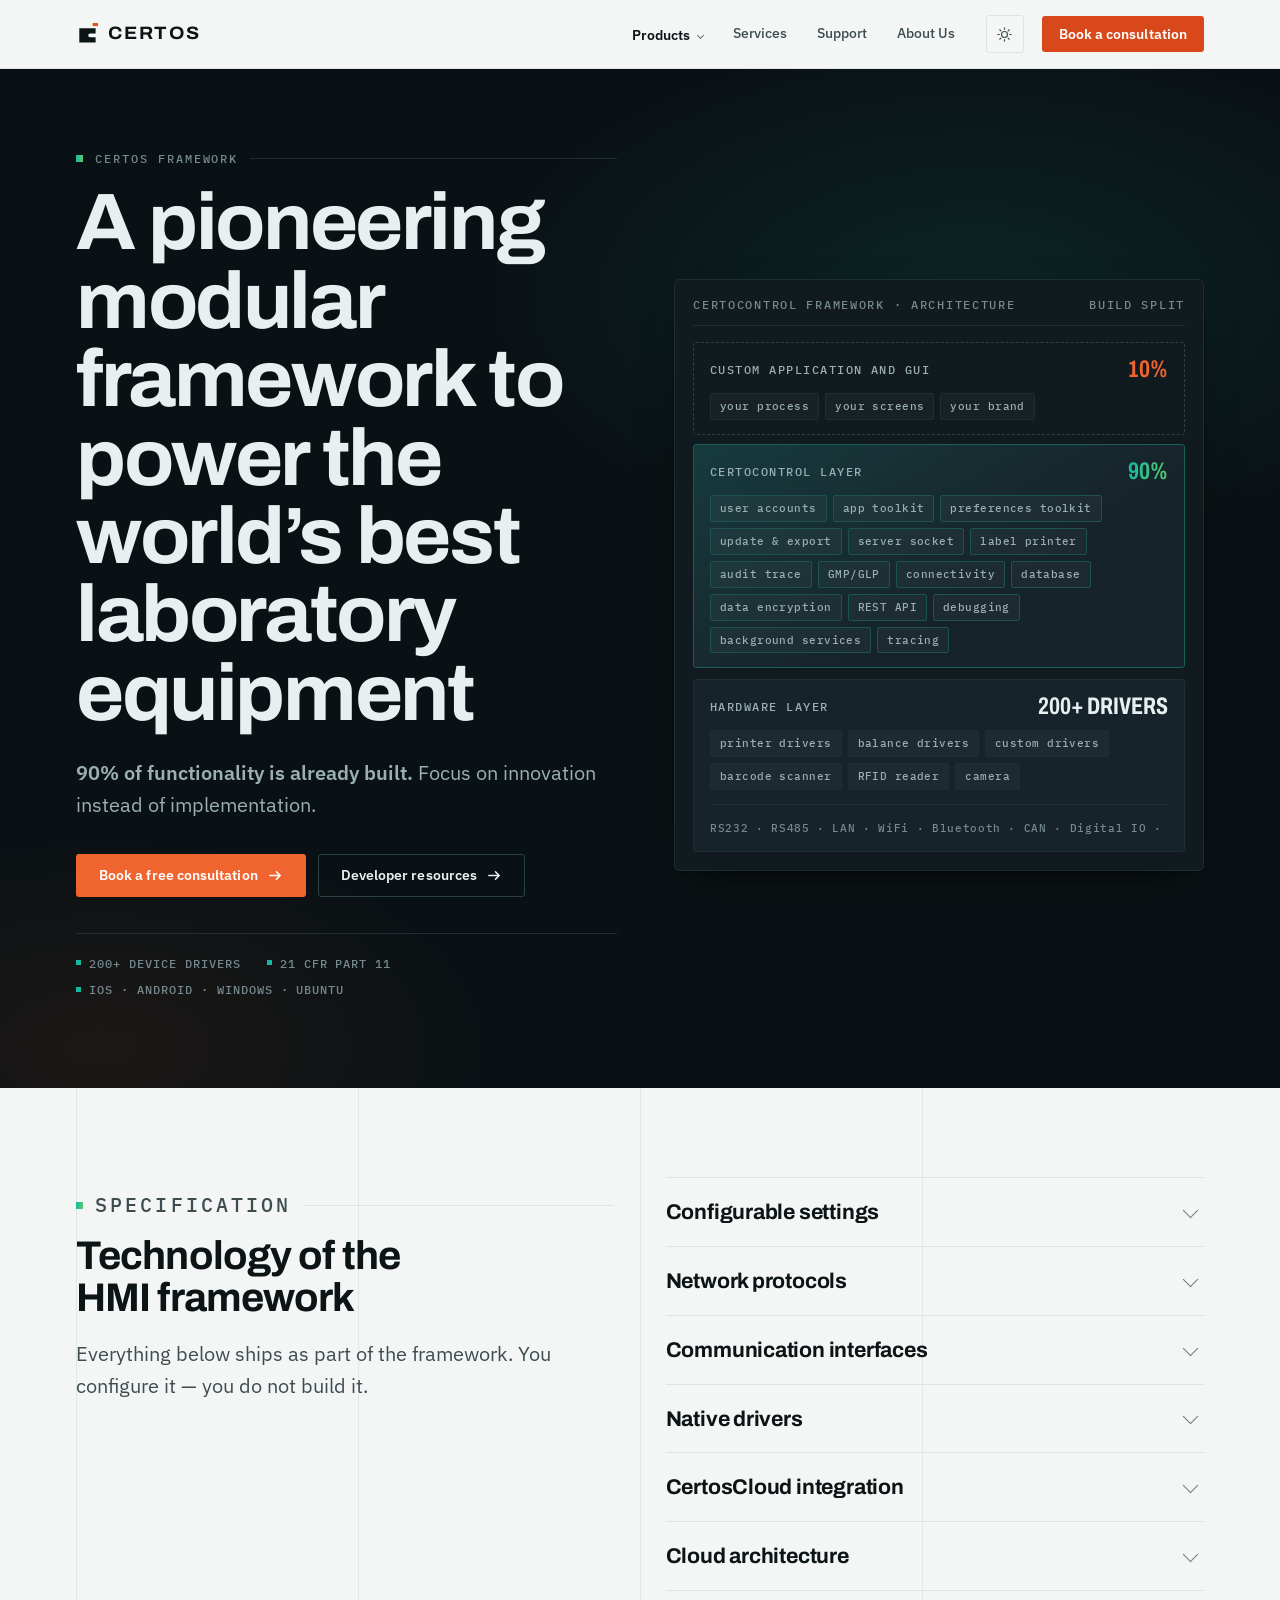
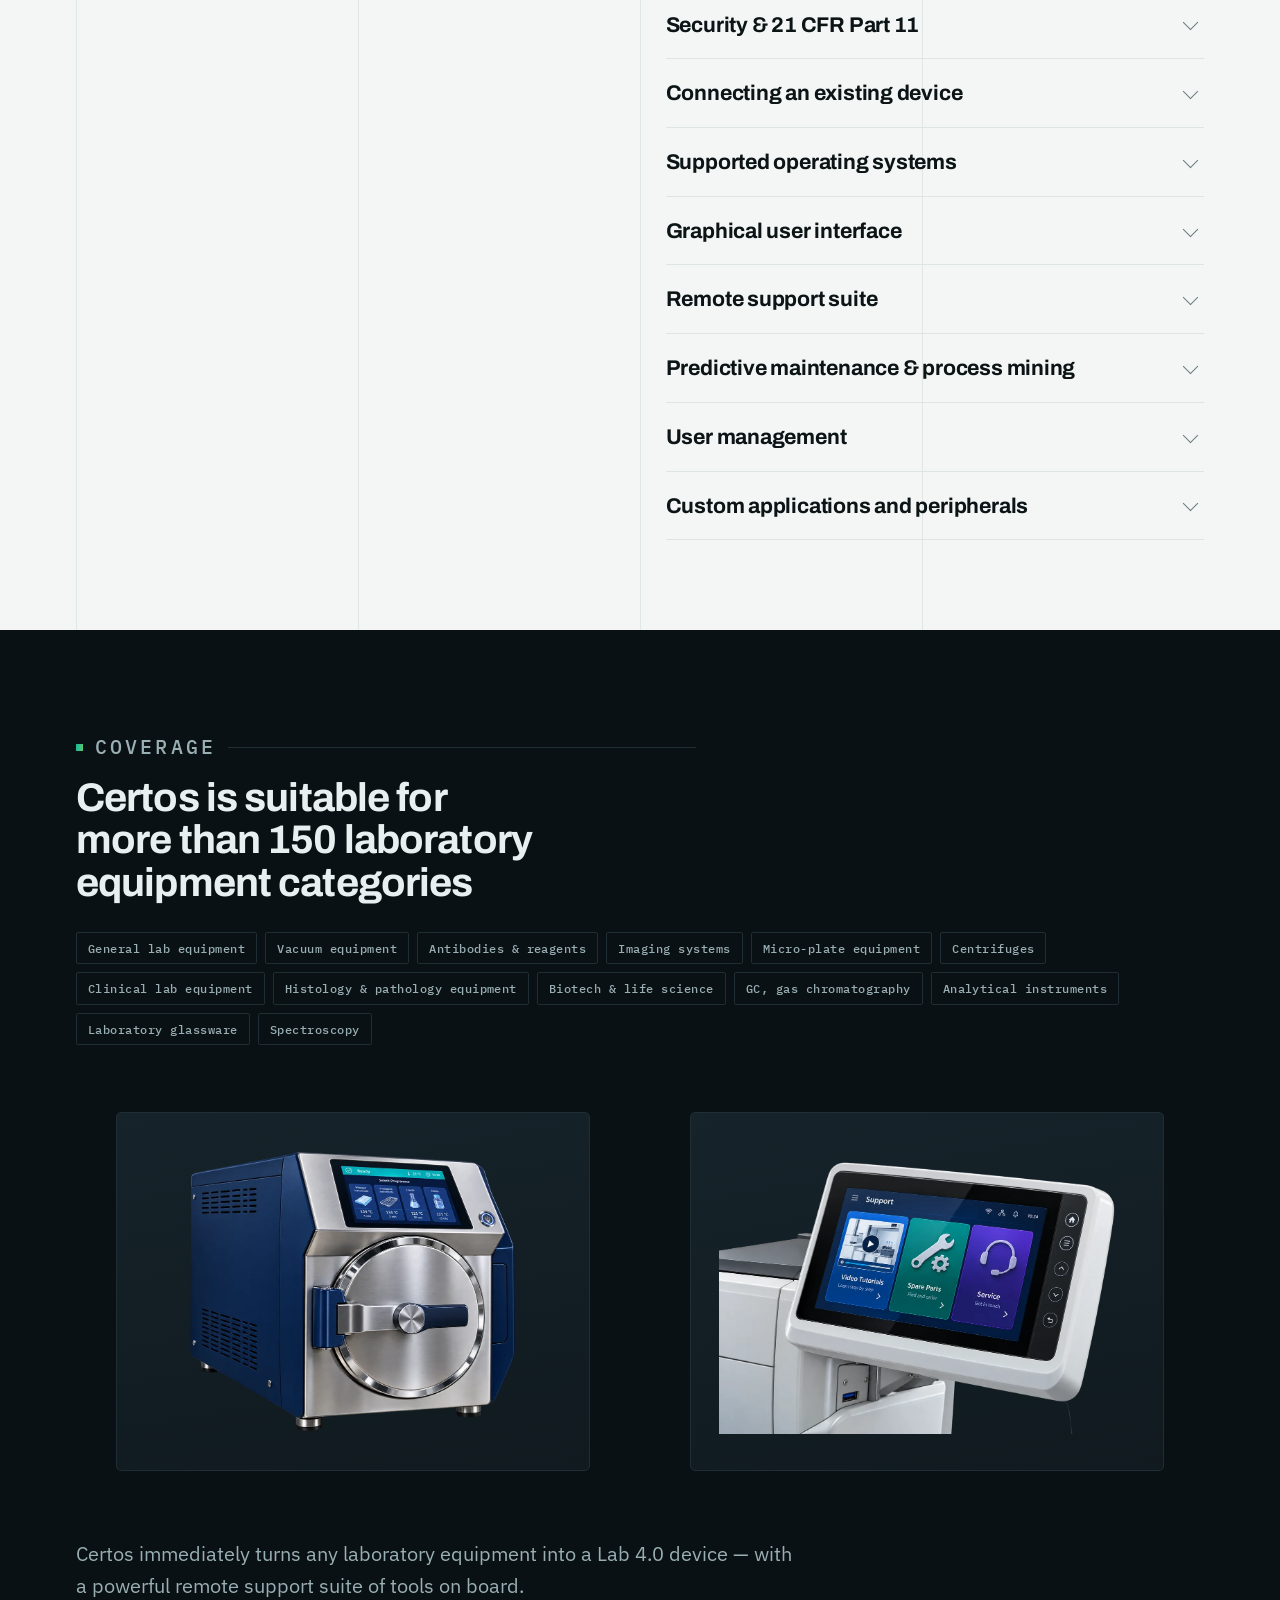
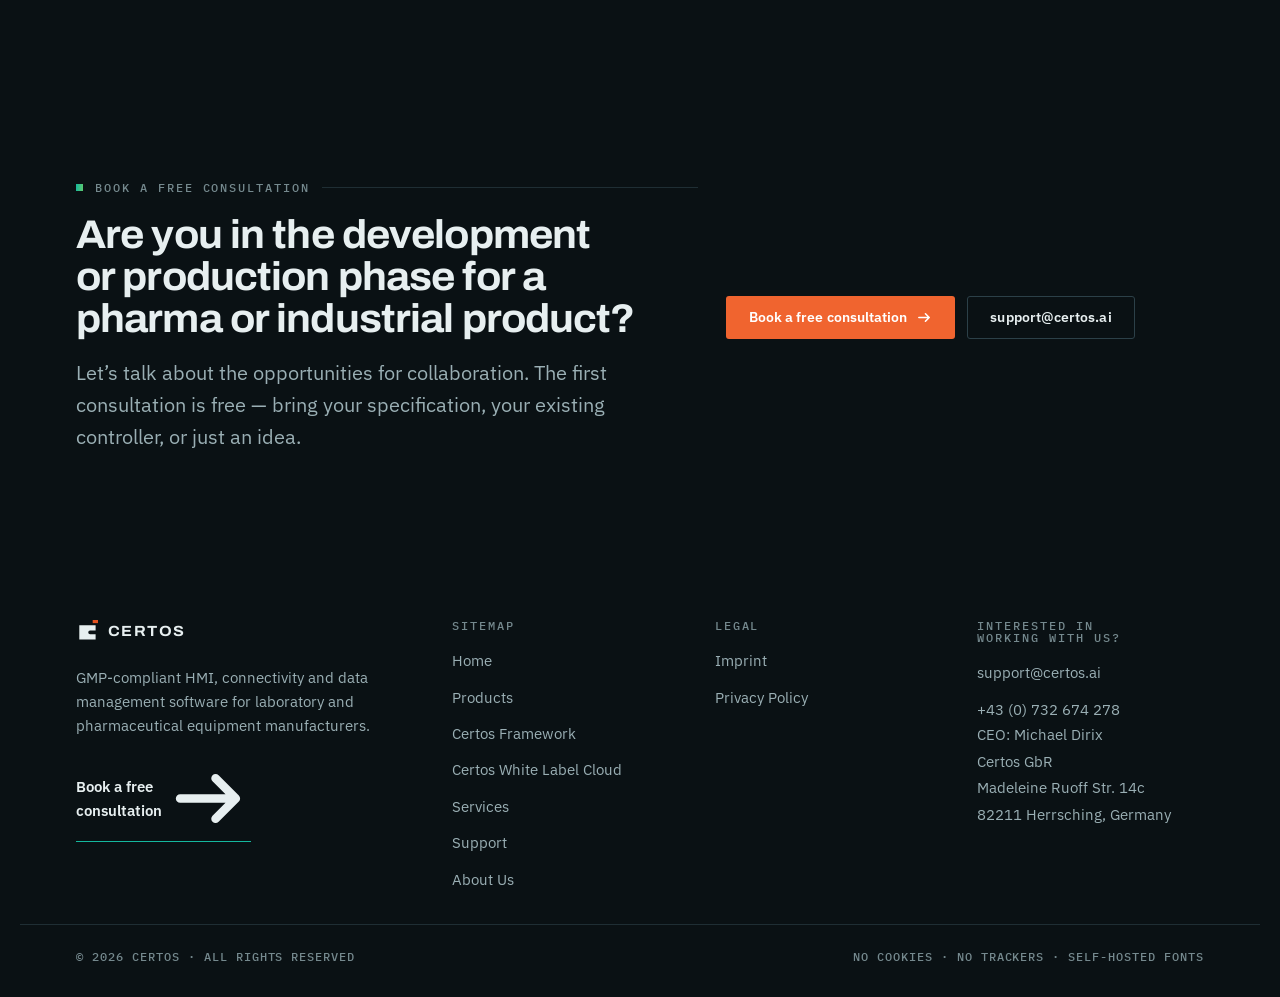
<file: products/certos-framework/index.html>
<!doctype html>
<html lang="en" itemscope itemtype="https://schema.org/WebPage">
<head>
<meta charset="utf-8">
<meta name="viewport" content="width=device-width, initial-scale=1">
<title>Certos Framework &mdash; modular HMI framework for laboratory equipment</title>
<meta name="description" content="A modular, cross-platform HMI framework with 200+ device drivers, 21 CFR Part 11 compliance and predictive maintenance built in. 90% of the functionality is already there.">
<link rel="canonical" href="https://certos.ai/products/certos-framework/">
<meta property="og:type" content="website">
<meta property="og:site_name" content="Certos">
<meta property="og:title" content="Certos Framework &mdash; modular HMI framework for laboratory equipment">
<meta property="og:description" content="A modular, cross-platform HMI framework with 200+ device drivers, 21 CFR Part 11 compliance and predictive maintenance built in. 90% of the functionality is already there.">
<meta property="og:url" content="https://certos.ai/products/certos-framework/">
<meta name="twitter:card" content="summary_large_image">
<meta name="theme-color" content="#0A1114">
<link rel="icon" href="/assets/img/favicon.svg" type="image/svg+xml">
<link rel="preload" href="/assets/fonts/archivo-400_800-latin.woff2" as="font" type="font/woff2" crossorigin>
<link rel="preload" href="/assets/fonts/ibm-plex-sans-400-latin.woff2" as="font" type="font/woff2" crossorigin>
<link rel="stylesheet" href="/assets/css/site.css">
<script>
  (function () {
    try {
      var t = localStorage.getItem("certos-theme");
      if (t === "dark" || t === "light") document.documentElement.setAttribute("data-theme", t);
    } catch (e) {}
  })();
</script>
</head>
<body>
<a class="skip" href="#main">Skip to content</a>
<header class="masthead">
  <div class="wrap masthead__in">
    <a class="mark" href="/"><svg class="mark__glyph" viewBox="0 0 24 24" fill="none" aria-hidden="true"><path d="M21.4 5.6H3.6v15.8h17.8v-5.9h-6.1a1.9 1.9 0 0 1-1.9-1.9v-.2a1.9 1.9 0 0 1 1.9-1.9h6.1V5.6Z" fill="currentColor"/><rect x="18.2" y="0" width="5.8" height="3.4" fill="#E2511F"/></svg>Certos</a>
    <nav class="nav" aria-label="Main"><div class="nav__item"><a href="/products/" aria-current="page">Products</a><div class="nav__sub"><a href="/products/certos-framework/"><b>Certos Framework</b><span>Modular HMI framework for lab and industrial devices</span></a><a href="/products/certos-cloud/"><b>Certos White Label Cloud</b><span>Part 11 compliant device management under your brand</span></a></div></div><a href="/services/">Services</a><a href="/support/">Support</a><a href="/about-us/">About Us</a></nav>
    <button class="icon-btn theme-toggle" type="button" aria-label="Switch colour theme">
      <svg class="sun" viewBox="0 0 24 24" fill="none" aria-hidden="true"><circle cx="12" cy="12" r="4.2" stroke="currentColor" stroke-width="1.6"/><path d="M12 2.5v2.2M12 19.3v2.2M2.5 12h2.2M19.3 12h2.2M5.3 5.3l1.6 1.6M17.1 17.1l1.6 1.6M18.7 5.3l-1.6 1.6M6.9 17.1l-1.6 1.6" stroke="currentColor" stroke-width="1.6" stroke-linecap="round"/></svg>
      <svg class="moon" viewBox="0 0 24 24" fill="none" aria-hidden="true"><path d="M20 14.2A8.2 8.2 0 0 1 9.8 4a8.2 8.2 0 1 0 10.2 10.2Z" stroke="currentColor" stroke-width="1.6" stroke-linejoin="round"/></svg>
    </button>
    <a class="btn btn--primary" href="https://calendly.com/michael-dirix/certoclav" rel="noopener">Book a consultation</a>
    <button class="icon-btn burger" type="button" aria-label="Open menu" aria-expanded="false" aria-controls="drawer">
      <svg viewBox="0 0 24 24" fill="none" aria-hidden="true"><path d="M3.5 7h17M3.5 12h17M3.5 17h17" stroke="currentColor" stroke-width="1.7" stroke-linecap="round"/></svg>
    </button>
  </div>
  <div class="drawer wrap" id="drawer" data-open="false">
    <nav aria-label="Mobile"><a href="/products/">Products</a><a class="sub" href="/products/certos-framework/">Certos Framework</a><a class="sub" href="/products/certos-cloud/">Certos White Label Cloud</a><a href="/services/">Services</a><a href="/support/">Support</a><a href="/about-us/">About Us</a></nav>
    <a class="btn btn--primary" href="https://calendly.com/michael-dirix/certoclav" rel="noopener">Book a free consultation</a>
  </div>
</header>
<main id="main">

<section class="hero hero--panel panel">
  <div class="wrap hero__grid">
    <div>
      <p class="eyebrow" style="--line: var(--pn-line);">Certos framework</p>
      <h1 style="font-size: var(--t-hero); letter-spacing: -.03em; line-height: .98;">A pioneering modular framework to power the world&rsquo;s best laboratory equipment</h1>
      <p class="hero__lead"><strong>90% of functionality is already built.</strong> Focus on innovation
      instead of implementation.</p>
      <div class="btn-row">
        <a class="btn btn--primary" href="https://calendly.com/michael-dirix/certoclav" rel="noopener">Book a free consultation <svg viewBox="0 0 16 16" fill="none" aria-hidden="true"><path d="M2 8h11M9 4l4 4-4 4" stroke="currentColor" stroke-width="1.7" stroke-linecap="round" stroke-linejoin="round"/></svg></a>
        <a class="btn btn--ghost" href="/support/">Developer resources <svg viewBox="0 0 16 16" fill="none" aria-hidden="true"><path d="M2 8h11M9 4l4 4-4 4" stroke="currentColor" stroke-width="1.7" stroke-linecap="round" stroke-linejoin="round"/></svg></a>
      </div>
      <p class="hero__meta">
        <span>200+ device drivers</span>
        <span>21 CFR Part 11</span>
        <span>iOS &middot; Android &middot; Windows &middot; Ubuntu</span>
      </p>
    </div>
    
<div class="stack" aria-label="Certos framework architecture">
  <p class="stack__bar"><span>CertoControl framework &middot; architecture</span><span>Build split</span></p>

  <div class="stack__layer stack__layer--custom">
    <h4>Custom application and GUI <b>10%</b></h4>
    <div class="chips"><span>your process</span><span>your screens</span><span>your brand</span></div>
  </div>

  <div class="stack__layer stack__layer--core">
    <h4>CertoControl layer <b>90%</b></h4>
    <div class="chips">
      <span>user accounts</span><span>app toolkit</span><span>preferences toolkit</span>
      <span>update &amp; export</span><span>server socket</span><span>label printer</span>
      <span>audit trace</span><span>GMP/GLP</span><span>connectivity</span>
      <span>database</span><span>data encryption</span><span>REST&nbsp;API</span>
      <span>debugging</span><span>background services</span><span>tracing</span>
    </div>
  </div>

  <div class="stack__layer">
    <h4>Hardware layer <b>200+ drivers</b></h4>
    <div class="chips">
      <span>printer drivers</span><span>balance drivers</span><span>custom drivers</span>
      <span>barcode scanner</span><span>RFID reader</span><span>camera</span>
    </div>
    <p class="stack__io">RS232 &middot; RS485 &middot; LAN &middot; WiFi &middot; Bluetooth &middot; CAN &middot; Digital IO &middot; Buttons &middot; Camera &middot; RFID</p>
  </div>
</div>

  </div>
</section>

<section class="band sheet">
  <div class="wrap split" style="align-items: start;">
    <div class="s-head" style="position: sticky; top: 96px;">
      <p class="eyebrow">Specification</p>
      <h2>Technology of the HMI framework</h2>
      <p>Everything below ships as part of the framework. You configure it &mdash; you do not build it.</p>
    </div>
    <div>
<div class="acc"><details><summary>Configurable settings</summary><div class="acc__body"><ul class="cols"><li>Hardware configuration</li><li>Software configuration</li><li>Security settings</li><li>GXP settings</li><li>Log settings</li><li>User settings</li><li>Certos Cloud settings</li><li>Communication settings</li></ul></div></details><details><summary>Network protocols</summary><div class="acc__body"><ul class="cols"><li>FTP (File Transfer Protocol)</li><li>HTTPS</li><li>WebSocket</li><li>Native Certos Cloud</li></ul></div></details><details><summary>Communication interfaces</summary><div class="acc__body"><ul class="cols"><li>Single LAN</li><li>Dual LAN</li><li>WiFi</li><li>RS232</li><li>RS485</li><li>CAN</li><li>Digital IO</li><li>Analog IO</li><li>USB 2.0 / 3.0 host</li><li>USB device</li><li>SD card</li><li>SIM (3G, 4G, 5G)</li><li>Audio jack</li></ul></div></details><details><summary>Native drivers</summary><div class="acc__body"><ul class="cols"><li>Label printer</li><li>Barcode scanner</li><li>QR code scanner</li><li>RFID reader</li><li>Camera</li><li>Microphone</li><li>Office printer drivers (HP, Epson and more)</li></ul></div></details><details><summary>CertosCloud integration</summary><div class="acc__body"><p><strong>Easy setup.</strong> Connect a CertosCloud account to your lab equipment with a username and password.</p><p><strong>Easy cloud access.</strong> Full access to the laboratory devices via web browser and a custom domain.</p><p><strong>Automated communication via REST API:</strong></p><ul><li>Automatic device registration</li><li>Automated real-time monitoring</li><li>Full database access via web browser</li><li>CertosCloud detects the device type, features and configuration with no manual work</li><li>Remote configuration via JSON Forms &mdash; the device sends and receives its current design via CertosCloud</li><li>Push notifications</li></ul></div></details><details><summary>Cloud architecture</summary><div class="acc__body"><ul class="cols"><li>SQL and NoSQL database approach</li><li>Customisable React front end</li><li>Third-party interfaces</li><li>Light monolithic architecture</li><li>On-premise and cloud deployments</li><li>Docker</li><li>Standalone and cluster mode</li></ul></div></details><details><summary>Security &amp; 21 CFR Part 11</summary><div class="acc__body"><p>The Certos HMI framework meets the requirements of FDA Part&nbsp;11. It requires that the device manufacturer implements very secure software and controls, including audits, system validations, audit trails, electronic signatures and documentation for software and systems involved in processing the electronic data.</p><ul class="cols"><li>21 CFR Part 11 compliance</li><li>Encrypted databases</li><li>Secure network protocols (HTTPS, FTPS)</li><li>System test reports according to FDA</li><li>Secure electronic records</li><li>Audit trail</li><li>Verified accurate and complete data transfer</li><li>Validated data integrity</li><li>Device-specific encrypted data backups on external servers</li><li>Limitation of access to authorised individuals</li><li>Password expiration and reset</li><li>Multilevel user roles</li><li>Forced complex passwords</li><li>Password history</li><li>User blocking techniques</li><li>PDF signatures with single and double opt-in</li><li>Verification of individuals by RFID, barcode or password</li><li>Secure timestamps</li><li>Printouts according to GMP/GLP requirements</li><li>Electronic signature</li></ul></div></details><details><summary>Connecting an existing device</summary><div class="acc__body"><p>Maybe you, as a laboratory device manufacturer, are asking: &ldquo;How do I build a touchscreen with the Certos HMI framework into my laboratory device?&rdquo; The framework comes with configurable device drivers. If an existing device has any communication interface &mdash; a serial port, RS232C, UART, LAN, Bluetooth, WiFi, IO pins, RS485 &mdash; it can be connected.</p><p>In some cases, libraries for communication with the laboratory equipment are already available. The framework can include <code>.dll</code> files, C# libraries, Java libraries, C libraries, <code>.jar</code> files and many more.</p></div></details><details><summary>Supported operating systems</summary><div class="acc__body"><ul class="cols"><li>iOS 9 or higher</li><li>Android 2.3.4 (API 11) or higher</li><li>Windows 10 Universal Windows Platform, build 10.0.16299.0 or greater for .NET</li><li>Windows CE</li><li>Ubuntu 12 or higher</li></ul><p>Certos Framework can be installed on nearly any kind of embedded PC.</p></div></details><details><summary>Graphical user interface</summary><div class="acc__body"><p>A Certos graphical user interface can consist of panels, pull-down menus, graphs, meters and many other controls and indicators. The GUI framework makes the instrument easy to operate and the results easy to visualise, with interactive parameter entry and real-time data display.</p></div></details><details><summary>Remote support suite</summary><div class="acc__body"><ul class="cols"><li>TeamViewer QuickSupport</li><li>On-screen e-mail support</li><li>On-screen video tutorials</li><li>On-screen SOP and user manuals</li><li>On-screen PDF viewer and internet browser</li><li>Customisable alarms and reminders</li><li>Device-encrypted backups to USB or external server according to FDA Part 11</li><li>FDA-compliant restore of device-encrypted backups</li><li>Software update and downgrade management according to FDA Part 11</li></ul></div></details><details><summary>Predictive maintenance &amp; process mining</summary><div class="acc__body"><p><strong>Predictive maintenance.</strong> The predictive maintenance mechanism is built from classification models that categorise the health condition of a device&rsquo;s components. With a dataset of on average 35,000 device records, failure prediction accuracy reaches up to 83%. Source: <em>Classification model for predictive maintenance of small steam sterilizers</em>.</p><p><strong>Process mining.</strong> The audit trail generated by the framework can be analysed in CertosCloud to detect standard operating procedures and compare them with the specification.</p></div></details><details><summary>User management</summary><div class="acc__body"><ul class="cols"><li>Customisable user roles</li><li>Active Directory integration</li><li>Multiple administrator accounts</li><li>Automatic logout</li><li>Password reset rules</li><li>User lockout rules</li><li>Single and double opt-in</li><li>Login via RFID, barcode scanner or password</li></ul></div></details><details><summary>Custom applications and peripherals</summary><div class="acc__body"><p>The Certos Framework is a general platform for different kinds of laboratory devices. Every manufacturer can add custom applications relevant to their specific device only. Every custom application is separated from other parts of the software to ensure a secure, encapsulated software design.</p><p>The framework supports office printers, label printers, protocol printers, RFID card scanners, QR code scanners, barcode scanners, and third-party devices such as balances, scales, liquid handling solutions, mixers and sensors including pH meters, temperature sensors, cameras and microphones.</p></div></details></div>
    </div>
  </div>
</section>

<section class="band panel">
  <div class="wrap">
    <div class="s-head">
      <p class="eyebrow" style="--line: var(--pn-line);">Coverage</p>
      <h2>Certos is suitable for more than 150 laboratory equipment categories</h2>
    </div>
    <div class="mt-m">
<ul class="tags tags--plain"><li>General lab equipment</li><li>Vacuum equipment</li><li>Antibodies &amp; reagents</li><li>Imaging systems</li><li>Micro-plate equipment</li><li>Centrifuges</li><li>Clinical lab equipment</li><li>Histology &amp; pathology equipment</li><li>Biotech &amp; life science</li><li>GC, gas chromatography</li><li>Analytical instruments</li><li>Laboratory glassware</li><li>Spectroscopy</li></ul>
    <div class="grid grid--2 mt-l">
      <figure class="fig fig--contain">
        <img src="/assets/img/hmi-sterilizer.webp" alt="Benchtop steam sterilizer with a built-in Certos touchscreen showing the sterilisation programme selection" width="1200" height="809" loading="lazy">
        <figcaption><b>FIG. 08</b> Steam sterilizer &middot; 7&Prime; PCAP touchscreen</figcaption>
      </figure>
      <figure class="fig fig--contain">
        <img src="/assets/img/hmi-panel-support.webp" alt="Certos HMI panel mounted on a lab device, showing the on-machine support tiles for video tutorials, spare parts and service" width="1200" height="821" loading="lazy">
        <figcaption><b>FIG. 09</b> On-machine support suite &middot; videos, shop, service e-mail</figcaption>
      </figure>
    </div>
    <p class="lead mt-l" style="max-width: 60ch;">Certos immediately turns any laboratory equipment into a
    Lab 4.0 device &mdash; with a powerful remote support suite of tools on board.</p>
    </div>
  </div>
</section>

<section class="band panel">
  <div class="wrap cta">
    <div>
      <p class="eyebrow" style="--line: var(--pn-line);">Book a free consultation</p>
      <h2>Are you in the development or production phase for a pharma or industrial product?</h2>
      <p class="lead mt-s">Let&rsquo;s talk about the opportunities for collaboration. The first consultation is free &mdash;
      bring your specification, your existing controller, or just an idea.</p>
    </div>
    <div class="btn-row">
      <a class="btn btn--primary" href="https://calendly.com/michael-dirix/certoclav" rel="noopener">Book a free consultation <svg viewBox="0 0 16 16" fill="none" aria-hidden="true"><path d="M2 8h11M9 4l4 4-4 4" stroke="currentColor" stroke-width="1.7" stroke-linecap="round" stroke-linejoin="round"/></svg></a>
      <a class="btn btn--ghost" href="mailto:support@certos.ai">support@certos.ai</a>
    </div>
  </div>
</section>
</main>
<footer class="foot">
  <div class="wrap foot__in">
    <div>
      <a class="mark" href="/"><svg class="mark__glyph" viewBox="0 0 24 24" fill="none" aria-hidden="true"><path d="M21.4 5.6H3.6v15.8h17.8v-5.9h-6.1a1.9 1.9 0 0 1-1.9-1.9v-.2a1.9 1.9 0 0 1 1.9-1.9h6.1V5.6Z" fill="currentColor"/><rect x="18.2" y="0" width="5.8" height="3.4" fill="#E2511F"/></svg>Certos</a>
      <p style="color: var(--pn-tx-2); font-size: .92rem; margin-top: 16px; max-width: 34ch;">
        GMP-compliant HMI, connectivity and data management software for laboratory
        and pharmaceutical equipment manufacturers.
      </p>
      <p style="margin-top: 20px;"><a class="tlink" style="color: var(--pn-tx); border-color: var(--signal-b);" href="https://calendly.com/michael-dirix/certoclav" rel="noopener">Book a free consultation <svg viewBox="0 0 16 16" fill="none" aria-hidden="true"><path d="M2 8h11M9 4l4 4-4 4" stroke="currentColor" stroke-width="1.7" stroke-linecap="round" stroke-linejoin="round"/></svg></a></p>
    </div>
    <div>
      <h4>Sitemap</h4>
      <ul>
        <li><a href="/">Home</a></li>
        <li><a href="/products/">Products</a></li>
        <li><a href="/products/certos-framework/">Certos Framework</a></li>
        <li><a href="/products/certos-cloud/">Certos White Label Cloud</a></li>
        <li><a href="/services/">Services</a></li>
        <li><a href="/support/">Support</a></li>
        <li><a href="/about-us/">About Us</a></li>
      </ul>
    </div>
    <div>
      <h4>Legal</h4>
      <ul>
        <li><a href="/imprint/">Imprint</a></li>
        <li><a href="/privacy-policy/">Privacy Policy</a></li>
      </ul>
    </div>
    <div>
      <h4>Interested in working with us?</h4>
      <ul>
        <li><a href="mailto:support@certos.ai">support@certos.ai</a></li>
        <li><a href="tel:+43732674278">+43 (0) 732 674 278</a></li>
      </ul>
      <address>
        CEO: Michael Dirix<br>
        Certos GbR<br>
        Madeleine Ruoff Str. 14c<br>
        82211 Herrsching, Germany
      </address>
    </div>
  </div>
  <div class="wrap foot__bar">
    <span>&copy; 2026 Certos &middot; All rights reserved</span>
    <span>No cookies &middot; No trackers &middot; Self-hosted fonts</span>
  </div>
</footer>
<script src="/assets/js/site.js" defer></script>
</body>
</html>
</file>
<file: assets/css/site.css>
@import url("fonts.css");

/* =========================================================================
   Certos — design system
   Concept: "schematic sheet". A drawing-sheet hairline field carries the page;
   bright bench-white bands alternate with always-dark instrument panels.
   ========================================================================= */

:root {
  color-scheme: light;

  /* --- palette: light (bench) ------------------------------------------ */
  --bg:        #F3F6F5;
  --bg-2:      #EAEFEE;
  --surface:   #FFFFFF;
  --surface-2: #F8FAFA;
  --line:      #DCE5E3;
  --line-2:    #C2D0CD;
  --tx:        #0C1416;
  --tx-2:      #3E4C50;
  --tx-3:      #6A797D;
  --shadow:    0 1px 2px rgba(12, 20, 22, .05), 0 12px 32px -18px rgba(12, 20, 22, .28);

  /* --- fixed instrument panel (identical in both themes) --------------- */
  --pn:        #0A1114;
  --pn-2:      #101A1F;
  --pn-3:      #16232A;
  --pn-line:   #1F2E34;
  --pn-line-2: #2C4048;
  --pn-tx:     #E7EFF0;
  --pn-tx-2:   #9AAFB4;
  --pn-tx-3:   #75898E;

  /* --- signal + accent -------------------------------------------------- */
  --signal:    #10A992;
  --signal-b:  #14B89E;   /* on dark grounds */
  --signal-2:  #5FC96E;
  --ember:     #D9481A;
  --ember-b:   #F0642F;   /* on dark grounds */
  --sig-grad:  linear-gradient(96deg, var(--signal-b), var(--signal-2));

  /* --- type ------------------------------------------------------------- */
  --f-display: "Archivo", "Helvetica Neue", Arial, sans-serif;
  --f-body:    "IBM Plex Sans", "Segoe UI", system-ui, sans-serif;
  --f-mono:    "IBM Plex Mono", ui-monospace, "SFMono-Regular", Menlo, monospace;

  --t-hero:  clamp(2.5rem, 1.35rem + 4.6vw, 5rem);
  --t-h1:    clamp(2.05rem, 1.45rem + 2.5vw, 3.4rem);
  --t-h2:    clamp(1.65rem, 1.28rem + 1.6vw, 2.5rem);
  --t-h3:    clamp(1.14rem, 1.06rem + .34vw, 1.35rem);
  --t-lead:  clamp(1.03rem, .99rem + .32vw, 1.22rem);
  --t-sm:    .875rem;
  --t-xs:    .765rem;

  /* --- metrics ---------------------------------------------------------- */
  --gutter: clamp(20px, 4.5vw, 56px);
  --wrap: 1240px;
  --band: clamp(56px, 7vw, 104px);
  --r: 3px;          /* the sheet is drawn, not rounded */
  --r-lg: 5px;
}

@media (prefers-color-scheme: dark) {
  :root:not([data-theme="light"]) {
    color-scheme: dark;
    --bg:        #080E11;
    --bg-2:      #0C1417;
    --surface:   #101A1E;
    --surface-2: #0D171A;
    --line:      #1E2C31;
    --line-2:    #2E434A;
    --tx:        #E7EFF0;
    --tx-2:      #A8BABE;
    --tx-3:      #7E9398;
    --signal:    #14B89E;
    --ember:     #F0642F;
    --shadow:    0 1px 2px rgba(0, 0, 0, .4), 0 14px 34px -20px rgba(0, 0, 0, .9);
  }
}

:root[data-theme="dark"] {
  color-scheme: dark;
  --bg:        #080E11;
  --bg-2:      #0C1417;
  --surface:   #101A1E;
  --surface-2: #0D171A;
  --line:      #1E2C31;
  --line-2:    #2E434A;
  --tx:        #E7EFF0;
  --tx-2:      #A8BABE;
  --tx-3:      #7E9398;
  --signal:    #14B89E;
  --ember:     #F0642F;
  --shadow:    0 1px 2px rgba(0, 0, 0, .4), 0 14px 34px -20px rgba(0, 0, 0, .9);
}

/* =========================================================================
   base
   ========================================================================= */

*, *::before, *::after { box-sizing: border-box; }

html { -webkit-text-size-adjust: 100%; scroll-behavior: smooth; }
@media (prefers-reduced-motion: reduce) { html { scroll-behavior: auto; } }

body {
  margin: 0;
  background: var(--bg);
  color: var(--tx);
  font-family: var(--f-body);
  font-size: 1rem;
  line-height: 1.65;
  -webkit-font-smoothing: antialiased;
  overflow-x: hidden;
}

img, svg, video { max-width: 100%; height: auto; display: block; }

h1, h2, h3, h4 {
  font-family: var(--f-display);
  font-weight: 700;
  line-height: 1.06;
  letter-spacing: -.022em;
  text-wrap: balance;
  margin: 0;
}
h1 { font-size: var(--t-h1); }
h2 { font-size: var(--t-h2); }
h3 { font-size: var(--t-h3); line-height: 1.24; letter-spacing: -.01em; }
p  { margin: 0; }

a { color: inherit; }
a:focus-visible, button:focus-visible, summary:focus-visible,
input:focus-visible, textarea:focus-visible, select:focus-visible {
  outline: 2px solid var(--signal);
  outline-offset: 3px;
  border-radius: 2px;
}

::selection { background: color-mix(in srgb, var(--signal) 26%, transparent); }

.skip {
  position: absolute; left: -9999px; top: 0; z-index: 200;
  background: var(--tx); color: var(--bg); padding: 12px 18px;
  font: 500 var(--t-sm)/1 var(--f-mono);
}
.skip:focus { left: 12px; top: 12px; }

/* =========================================================================
   layout primitives
   ========================================================================= */

.wrap {
  width: 100%;
  max-width: var(--wrap);
  margin-inline: auto;
  padding-inline: var(--gutter);
}

.band { padding-block: var(--band); position: relative; }
.band--tight { padding-block: clamp(40px, 5vw, 72px); }

/* the drawing-sheet hairline field */
.sheet {
  position: relative;
  isolation: isolate;
}
.sheet::before {
  content: "";
  position: absolute;
  inset-block: 0;
  left: 50%;
  transform: translateX(-50%);
  width: min(100% - (var(--gutter) * 2), var(--wrap) - (var(--gutter) * 2));
  pointer-events: none;
  z-index: -1;
  background-image: repeating-linear-gradient(
    to right,
    var(--line) 0 1px,
    transparent 1px calc(100% / 4)
  );
  background-size: 100% 100%;
  opacity: .85;
}
@media (max-width: 720px) { .sheet::before { display: none; } }

/* dark instrument band — fixed colours, both themes */
.panel {
  background: var(--pn);
  color: var(--pn-tx);
  --line: var(--pn-line);
  --line-2: var(--pn-line-2);
  --tx: var(--pn-tx);
  --tx-2: var(--pn-tx-2);
  --tx-3: var(--pn-tx-3);
  --surface: var(--pn-2);
  --surface-2: var(--pn-3);
  --signal: var(--signal-b);
  --ember: var(--ember-b);
  --shadow: 0 1px 2px rgba(0,0,0,.5), 0 16px 40px -22px rgba(0,0,0,1);
}

/* =========================================================================
   section header: mono eyebrow on a full-width rule
   ========================================================================= */

.eyebrow {
  display: flex;
  align-items: center;
  gap: 12px;
  font: 500 var(--t-xs)/1 var(--f-mono);
  letter-spacing: .16em;
  text-transform: uppercase;
  color: var(--tx-3);
  margin-bottom: 20px;
}
.eyebrow::before {
  content: "";
  width: 7px; height: 7px; flex: none;
  background: var(--sig-grad);
}
.eyebrow::after {
  content: "";
  flex: 1 1 auto;
  height: 1px;
  background: var(--line);
}

.s-head { max-width: 62ch; }
.s-head > p { color: var(--tx-2); font-size: var(--t-lead); margin-top: 18px; }
.lead { color: var(--tx-2); font-size: var(--t-lead); }

.rule { height: 1px; background: var(--line); border: 0; margin: 0; }

/* =========================================================================
   buttons
   ========================================================================= */

.btn {
  display: inline-flex;
  align-items: center;
  gap: 10px;
  padding: 13px 22px;
  font: 600 var(--t-sm)/1 var(--f-body);
  letter-spacing: .005em;
  text-decoration: none;
  border: 1px solid transparent;
  border-radius: var(--r);
  cursor: pointer;
  transition: transform .18s ease, background-color .18s ease, border-color .18s ease, color .18s ease;
}
.btn svg { width: 15px; height: 15px; flex: none; }
.btn:hover { transform: translateY(-1px); }

.btn--primary { background: var(--ember); color: #fff; }
.btn--primary:hover { background: color-mix(in srgb, var(--ember) 86%, #000); }

.btn--ghost { border-color: var(--line-2); color: var(--tx); background: transparent; }
.btn--ghost:hover { border-color: var(--tx-3); background: color-mix(in srgb, var(--tx) 5%, transparent); }

.btn--solid { background: var(--tx); color: var(--bg); }
.btn--solid:hover { background: color-mix(in srgb, var(--tx) 85%, var(--signal)); }

.btn-row { display: flex; flex-wrap: wrap; gap: 12px; }

/* inline text link with a signal underline */
.tlink {
  text-decoration: none;
  font-weight: 600;
  display: inline-flex;
  align-items: center;
  gap: 8px;
  color: var(--tx);
  border-bottom: 1px solid var(--signal);
  padding-bottom: 2px;
  transition: gap .18s ease, color .18s ease;
}
.tlink:hover { gap: 12px; color: var(--signal); }

/* =========================================================================
   masthead
   ========================================================================= */

.masthead {
  position: sticky;
  top: 0;
  z-index: 100;
  background: color-mix(in srgb, var(--bg) 88%, transparent);
  backdrop-filter: saturate(1.4) blur(14px);
  border-bottom: 1px solid var(--line);
}
.masthead__in {
  display: flex;
  align-items: center;
  gap: 18px;
  min-height: 68px;
}

.mark {
  display: inline-flex;
  align-items: center;
  gap: 10px;
  text-decoration: none;
  font-family: var(--f-display);
  font-weight: 700;
  font-size: 1.12rem;
  font-stretch: 108%;
  letter-spacing: .1em;
  text-transform: uppercase;
  color: var(--tx);
  margin-right: auto;
}
.mark__glyph { width: 22px; height: 22px; flex: none; }

.nav { display: flex; align-items: center; gap: 4px; }
.nav a {
  text-decoration: none;
  font-size: var(--t-sm);
  font-weight: 500;
  color: var(--tx-2);
  padding: 9px 13px;
  border-radius: var(--r);
  transition: color .16s ease, background-color .16s ease;
}
.nav a:hover { color: var(--tx); background: color-mix(in srgb, var(--tx) 6%, transparent); }
.nav a[aria-current="page"] { color: var(--tx); font-weight: 600; }

.nav__item { position: relative; }
.nav__item > a::after {
  content: "";
  display: inline-block;
  width: 5px; height: 5px;
  margin-left: 8px;
  border-right: 1.4px solid currentColor;
  border-bottom: 1.4px solid currentColor;
  transform: translateY(-2px) rotate(45deg);
  opacity: .6;
}
.nav__sub {
  position: absolute;
  top: calc(100% + 6px);
  left: 0;
  min-width: 268px;
  background: var(--surface);
  border: 1px solid var(--line);
  border-radius: var(--r-lg);
  box-shadow: var(--shadow);
  padding: 6px;
  display: grid;
  gap: 2px;
  opacity: 0;
  visibility: hidden;
  transform: translateY(-5px);
  transition: opacity .16s ease, transform .16s ease, visibility .16s;
}
.nav__item:hover .nav__sub,
.nav__item:focus-within .nav__sub { opacity: 1; visibility: visible; transform: none; }
.nav__sub a { display: block; padding: 10px 12px; }
.nav__sub b { display: block; font-weight: 600; color: var(--tx); font-size: var(--t-sm); }
.nav__sub span { display: block; font-size: var(--t-xs); color: var(--tx-3); line-height: 1.45; margin-top: 2px; }

.masthead .btn { padding: 10px 16px; }

.icon-btn {
  width: 38px; height: 38px;
  display: grid; place-items: center;
  background: transparent;
  border: 1px solid var(--line);
  border-radius: var(--r);
  color: var(--tx-2);
  cursor: pointer;
}
.icon-btn:hover { color: var(--tx); border-color: var(--line-2); }
.icon-btn svg { width: 17px; height: 17px; }
.theme-toggle .moon { display: none; }
:root[data-theme="dark"] .theme-toggle .moon { display: block; }
:root[data-theme="dark"] .theme-toggle .sun { display: none; }
@media (prefers-color-scheme: dark) {
  :root:not([data-theme="light"]) .theme-toggle .moon { display: block; }
  :root:not([data-theme="light"]) .theme-toggle .sun { display: none; }
}

.burger { display: none; }

@media (max-width: 1000px) {
  .nav, .masthead .btn--primary { display: none; }
  .burger { display: grid; }
}

.drawer {
  display: none;
  border-top: 1px solid var(--line);
  background: var(--bg);
  padding-block: 18px 26px;
}
.drawer[data-open="true"] { display: block; }
.drawer nav { display: grid; gap: 2px; }
.drawer a {
  text-decoration: none;
  padding: 12px 2px;
  font-size: 1.02rem;
  font-weight: 500;
  color: var(--tx);
  border-bottom: 1px solid var(--line);
}
.drawer a.sub { padding-left: 20px; font-size: var(--t-sm); color: var(--tx-2); }
.drawer .btn { margin-top: 18px; justify-content: center; }

/* =========================================================================
   hero
   ========================================================================= */

.hero {
  position: relative;
  overflow: hidden;
  padding-block: clamp(52px, 6.5vw, 92px) clamp(56px, 7vw, 104px);
}
.hero__grid {
  display: grid;
  grid-template-columns: minmax(0, 1.02fr) minmax(0, 1fr);
  gap: clamp(32px, 4.5vw, 68px);
  align-items: center;
}
@media (max-width: 980px) { .hero__grid { grid-template-columns: minmax(0, 1fr); } }

.hero h1 {
  font-size: var(--t-hero);
  font-stretch: 103%;
  letter-spacing: -.03em;
  line-height: .98;
}
.hero h1 em {
  font-style: normal;
  background: var(--sig-grad);
  -webkit-background-clip: text;
  background-clip: text;
  color: transparent;
}
.hero__lead { margin-top: 24px; max-width: 52ch; color: var(--tx-2); font-size: var(--t-lead); }
.hero .btn-row { margin-top: 32px; }

.hero__meta {
  margin-top: 36px;
  padding-top: 20px;
  border-top: 1px solid var(--line);
  display: flex;
  flex-wrap: wrap;
  gap: 8px 26px;
  font: 500 var(--t-xs)/1.5 var(--f-mono);
  letter-spacing: .08em;
  text-transform: uppercase;
  color: var(--tx-3);
}
.hero__meta span { display: inline-flex; align-items: center; gap: 8px; }
.hero__meta span::before {
  content: "";
  width: 5px; height: 5px; flex: none;
  background: var(--signal);
}

/* ambient field behind the hero (dark band only) */
.hero--panel::after {
  content: "";
  position: absolute;
  inset: 0;
  pointer-events: none;
  background:
    radial-gradient(720px 380px at 76% 22%, color-mix(in srgb, var(--signal-b) 12%, transparent), transparent 68%),
    radial-gradient(560px 300px at 8% 96%, color-mix(in srgb, var(--ember-b) 8%, transparent), transparent 70%);
}
.hero--panel > * { position: relative; z-index: 1; }

/* =========================================================================
   the 90 / 10 stack — the product thesis, drawn
   ========================================================================= */

.stack {
  border: 1px solid var(--line);
  background: var(--surface);
  border-radius: var(--r-lg);
  padding: 18px;
  box-shadow: var(--shadow);
}
.stack__bar {
  display: flex;
  align-items: baseline;
  justify-content: space-between;
  gap: 14px;
  font: 500 var(--t-xs)/1 var(--f-mono);
  letter-spacing: .14em;
  text-transform: uppercase;
  color: var(--tx-3);
  padding-bottom: 14px;
  margin-bottom: 16px;
  border-bottom: 1px solid var(--line);
}
.stack__layer {
  position: relative;
  border: 1px solid var(--line);
  border-radius: var(--r);
  padding: 14px 16px;
  background: var(--surface-2);
}
.stack__layer + .stack__layer { margin-top: 10px; }
.stack__layer h4 {
  font-family: var(--f-mono);
  font-size: var(--t-xs);
  font-weight: 500;
  letter-spacing: .12em;
  text-transform: uppercase;
  color: var(--tx-2);
  margin-bottom: 12px;
  display: flex;
  align-items: center;
  justify-content: space-between;
  gap: 10px;
}
.stack__layer h4 b {
  font-family: var(--f-display);
  font-stretch: 70%;
  font-size: 1.5rem;
  font-weight: 700;
  letter-spacing: 0;
  line-height: 1;
  color: var(--tx);
  font-variant-numeric: tabular-nums;
}
.stack__layer--custom {
  border-style: dashed;
  border-color: var(--line-2);
  background: transparent;
}
.stack__layer--custom h4 b { color: var(--ember); }
.stack__layer--core {
  background: linear-gradient(150deg,
    color-mix(in srgb, var(--signal-b) 16%, var(--surface-2)),
    var(--surface-2) 62%);
  border-color: color-mix(in srgb, var(--signal-b) 34%, var(--line));
}
.stack__layer--core h4 b {
  background: var(--sig-grad);
  -webkit-background-clip: text; background-clip: text; color: transparent;
}

.chips { display: flex; flex-wrap: wrap; gap: 6px; }
.chips span {
  font: 500 .68rem/1 var(--f-mono);
  letter-spacing: .04em;
  padding: 7px 9px;
  border: 1px solid var(--line);
  border-radius: 2px;
  color: var(--tx-2);
  background: color-mix(in srgb, var(--tx) 3%, transparent);
  white-space: nowrap;
}
.stack__layer--core .chips span {
  border-color: color-mix(in srgb, var(--signal-b) 26%, var(--line));
}

.stack__io {
  margin-top: 14px;
  padding-top: 14px;
  border-top: 1px solid var(--line);
  font: 500 .68rem/1.7 var(--f-mono);
  letter-spacing: .06em;
  color: var(--tx-3);
  overflow-x: auto;
  overscroll-behavior-x: contain;
  white-space: nowrap;
  max-width: 100%;
}

/* =========================================================================
   figures
   ========================================================================= */

.fig {
  border: 1px solid var(--line);
  background: var(--surface);
  border-radius: var(--r-lg);
  overflow: hidden;
}
.fig img { width: 100%; }
.fig--contain { background: linear-gradient(170deg, var(--surface-2), var(--surface)); }
.fig--contain img {
  padding: clamp(12px, 3vw, 28px);
  width: 100%;
  height: 100%;
  aspect-ratio: 16 / 10;
  object-fit: contain;
}
.fig--square img { aspect-ratio: 1 / 1; }
.fig figcaption {
  border-top: 1px solid var(--line);
  padding: 12px 16px;
  font: 500 var(--t-xs)/1.5 var(--f-mono);
  letter-spacing: .1em;
  text-transform: uppercase;
  color: var(--tx-3);
  display: flex;
  gap: 10px;
  align-items: baseline;
}
.fig figcaption b { color: var(--signal); font-weight: 500; flex: none; }

/* =========================================================================
   cards / grids
   ========================================================================= */

.grid { display: grid; gap: clamp(14px, 1.6vw, 20px); }
.grid > *, .split > *, .hero__grid > *, .cta > *, .stats > *, .foot__in > * { min-width: 0; }
.grid--2 { grid-template-columns: repeat(2, minmax(0, 1fr)); }
.grid--3 { grid-template-columns: repeat(3, minmax(0, 1fr)); }
.grid--4 { grid-template-columns: repeat(4, minmax(0, 1fr)); }
@media (max-width: 980px) { .grid--3, .grid--4 { grid-template-columns: repeat(2, minmax(0, 1fr)); } }
@media (max-width: 620px) { .grid--2, .grid--3, .grid--4 { grid-template-columns: minmax(0, 1fr); } }

.card {
  border: 1px solid var(--line);
  background: var(--surface);
  border-radius: var(--r-lg);
  padding: clamp(20px, 2.2vw, 28px);
  display: flex;
  flex-direction: column;
  gap: 12px;
  transition: border-color .2s ease, transform .2s ease;
}
.card p { color: var(--tx-2); font-size: .95rem; }
.card--link { text-decoration: none; }
.card--link:hover { border-color: var(--line-2); transform: translateY(-2px); }

.card__num {
  font: 500 var(--t-xs)/1 var(--f-mono);
  letter-spacing: .14em;
  color: var(--tx-3);
}

/* feature list with a signal tick */
.feat { display: grid; gap: 10px; }
.feat > div {
  border-top: 1px solid var(--line);
  padding-top: 18px;
  display: grid;
  gap: 8px;
}
.feat h3 { display: flex; gap: 11px; align-items: flex-start; }
.feat h3::before {
  content: "";
  width: 8px; height: 8px; flex: none;
  margin-top: .42em;
  background: var(--sig-grad);
}
.feat p { color: var(--tx-2); font-size: .95rem; }

/* spec list: mono key / value rows */
.spec { display: grid; gap: 0; }
.spec > div {
  display: grid;
  grid-template-columns: minmax(120px, 210px) 1fr;
  gap: 8px 24px;
  padding: 14px 0;
  border-top: 1px solid var(--line);
  align-items: baseline;
}
.spec > div:last-child { border-bottom: 1px solid var(--line); }
.spec dt, .spec .k {
  font: 500 var(--t-xs)/1.6 var(--f-mono);
  letter-spacing: .1em;
  text-transform: uppercase;
  color: var(--tx-3);
  margin: 0;
}
.spec dd, .spec .v { margin: 0; font-size: .95rem; color: var(--tx-2); }
.spec dd strong, .spec .v strong { color: var(--tx); font-weight: 600; }
@media (max-width: 620px) { .spec > div { grid-template-columns: minmax(0, 1fr); } }

/* tag cloud of short capability names */
.tags { display: flex; flex-wrap: wrap; gap: 8px; }
.tags li {
  list-style: none;
  font: 500 var(--t-xs)/1 var(--f-mono);
  letter-spacing: .04em;
  padding: 9px 11px;
  border: 1px solid var(--line);
  border-radius: 2px;
  color: var(--tx-2);
}
.tags--plain { padding: 0; margin: 0; }

/* =========================================================================
   stats
   ========================================================================= */

.stats {
  display: grid;
  grid-template-columns: repeat(5, minmax(0, 1fr));
  border-top: 1px solid var(--line);
  border-left: 1px solid var(--line);
}
.stats > div {
  border-right: 1px solid var(--line);
  border-bottom: 1px solid var(--line);
  padding: clamp(18px, 2.2vw, 28px);
  display: grid;
  gap: 8px;
  align-content: start;
}
.stats b {
  font-family: var(--f-display);
  font-stretch: 68%;
  font-weight: 700;
  font-size: clamp(2.4rem, 1.4rem + 3.2vw, 4rem);
  line-height: .9;
  letter-spacing: -.01em;
  font-variant-numeric: tabular-nums;
  color: var(--tx);
}
.stats span {
  font-size: var(--t-sm);
  color: var(--tx-2);
  line-height: 1.4;
}
@media (max-width: 900px) { .stats { grid-template-columns: repeat(2, minmax(0, 1fr)); } }
@media (max-width: 460px) { .stats { grid-template-columns: minmax(0, 1fr); } }

/* =========================================================================
   accordion (long technical content, kept scannable)
   ========================================================================= */

.acc { border-top: 1px solid var(--line); }
.acc details { border-bottom: 1px solid var(--line); }
.acc summary {
  list-style: none;
  cursor: pointer;
  padding: 20px 44px 20px 0;
  position: relative;
  font-family: var(--f-display);
  font-weight: 700;
  font-size: var(--t-h3);
  letter-spacing: -.01em;
  line-height: 1.3;
}
.acc summary::-webkit-details-marker { display: none; }
.acc summary::after {
  content: "";
  position: absolute;
  right: 8px; top: 50%;
  width: 11px; height: 11px;
  margin-top: -7px;
  border-right: 1.6px solid var(--tx-3);
  border-bottom: 1.6px solid var(--tx-3);
  transform: rotate(45deg);
  transition: transform .2s ease;
}
.acc details[open] summary::after { transform: rotate(-135deg); margin-top: -2px; }
.acc summary:hover { color: var(--signal); }
.acc__body { padding-bottom: 24px; display: grid; gap: 14px; max-width: 78ch; }
.acc__body p { color: var(--tx-2); font-size: .95rem; }
.acc__body ul { margin: 0; padding-left: 0; list-style: none; display: grid; gap: 7px; }
.acc__body ul li {
  position: relative;
  padding-left: 18px;
  font-size: .93rem;
  color: var(--tx-2);
}
.acc__body ul li::before {
  content: "";
  position: absolute;
  left: 0; top: .62em;
  width: 7px; height: 1.5px;
  background: var(--signal);
}
.acc__body ul.cols { grid-template-columns: repeat(auto-fill, minmax(210px, 1fr)); }

/* =========================================================================
   people
   ========================================================================= */

.person { display: grid; gap: 16px; }
.person img {
  width: 112px; height: 112px;
  border-radius: 50%;
  background: var(--surface-2);
  border: 1px solid var(--line);
}
.person h3 { font-size: 1.18rem; }
.person .role {
  font: 500 var(--t-xs)/1 var(--f-mono);
  letter-spacing: .14em;
  text-transform: uppercase;
  color: var(--signal);
  margin-top: 6px;
}
.person p { color: var(--tx-2); font-size: .95rem; margin-top: 10px; }

/* =========================================================================
   cta band
   ========================================================================= */

.cta { display: grid; gap: 28px; grid-template-columns: minmax(0, 1.3fr) minmax(0, 1fr); align-items: center; }
@media (max-width: 860px) { .cta { grid-template-columns: minmax(0, 1fr); } }
.cta h2 { font-stretch: 104%; }

/* =========================================================================
   forms
   ========================================================================= */

.form { display: grid; gap: 16px; }
.field { display: grid; gap: 7px; }
.field label {
  font: 500 var(--t-xs)/1 var(--f-mono);
  letter-spacing: .12em;
  text-transform: uppercase;
  color: var(--tx-3);
}
.field label .req { color: var(--ember); }
.field input, .field select, .field textarea {
  font-family: var(--f-body);
  font-size: .95rem;
  color: var(--tx);
  background: var(--surface);
  border: 1px solid var(--line);
  border-radius: var(--r);
  padding: 12px 13px;
  width: 100%;
}
.field textarea { resize: vertical; min-height: 112px; }
.field input::placeholder, .field textarea::placeholder { color: var(--tx-3); }
.form__row { display: grid; gap: 16px; grid-template-columns: repeat(2, minmax(0, 1fr)); }
@media (max-width: 620px) { .form__row { grid-template-columns: minmax(0, 1fr); } }
.form__note { font-size: var(--t-xs); color: var(--tx-3); line-height: 1.6; }

/* =========================================================================
   long-form legal / prose
   ========================================================================= */

.prose { max-width: 74ch; }
.prose h2 {
  font-size: clamp(1.35rem, 1.2rem + .7vw, 1.8rem);
  margin-top: 52px;
  padding-top: 22px;
  border-top: 1px solid var(--line);
}
.prose h3 { margin-top: 32px; font-size: 1.08rem; }
.prose h2:first-child { margin-top: 0; border-top: 0; padding-top: 0; }
.prose p, .prose li { color: var(--tx-2); }
.prose p { margin-top: 14px; }
.prose ul { margin-top: 14px; padding-left: 20px; display: grid; gap: 6px; }
.prose a { color: var(--signal); }
.prose address {
  font-style: normal;
  margin-top: 16px;
  line-height: 1.8;
  color: var(--tx-2);
}

/* =========================================================================
   footer
   ========================================================================= */

.foot { background: var(--pn); color: var(--pn-tx); }
.foot__in {
  display: grid;
  grid-template-columns: minmax(0, 1.5fr) repeat(3, minmax(0, 1fr));
  gap: 36px;
  padding-block: clamp(48px, 6vw, 76px) 32px;
}
@media (max-width: 900px) { .foot__in { grid-template-columns: repeat(2, minmax(0, 1fr)); } }
@media (max-width: 520px) { .foot__in { grid-template-columns: minmax(0, 1fr); } }
.foot .mark { color: var(--pn-tx); margin-right: 0; }
.foot h4 {
  font: 500 var(--t-xs)/1 var(--f-mono);
  letter-spacing: .16em;
  text-transform: uppercase;
  color: var(--pn-tx-3);
  margin-bottom: 16px;
}
.foot ul { list-style: none; margin: 0; padding: 0; display: grid; gap: 10px; }
.foot a { color: var(--pn-tx-2); text-decoration: none; font-size: .92rem; }
.foot a:hover { color: var(--pn-tx); }
.foot address { font-style: normal; color: var(--pn-tx-2); font-size: .92rem; line-height: 1.8; }
.foot__bar {
  border-top: 1px solid var(--pn-line);
  padding-block: 22px 30px;
  display: flex;
  flex-wrap: wrap;
  gap: 10px 24px;
  align-items: center;
  justify-content: space-between;
  font: 500 var(--t-xs)/1.6 var(--f-mono);
  letter-spacing: .08em;
  text-transform: uppercase;
  color: var(--pn-tx-3);
}

/* =========================================================================
   motion — from a visible resting state
   ========================================================================= */

@media (prefers-reduced-motion: no-preference) {
  .rise { animation: rise .62s cubic-bezier(.2, .7, .3, 1) both; }
  .rise:nth-child(2) { animation-delay: .05s; }
  .rise:nth-child(3) { animation-delay: .1s; }
  @keyframes rise {
    from { opacity: .001; transform: translateY(14px); }
    to   { opacity: 1; transform: none; }
  }
  .stack__layer { animation: layer .7s cubic-bezier(.2, .7, .3, 1) both; }
  .stack__layer--core { animation-delay: .12s; }
  @keyframes layer {
    from { opacity: .001; transform: translateY(10px) scale(.99); }
    to   { opacity: 1; transform: none; }
  }
}

/* =========================================================================
   utilities
   ========================================================================= */

.mt-s { margin-top: 16px; }
.mt-m { margin-top: 28px; }
.mt-l { margin-top: clamp(32px, 4vw, 56px); }
.center { text-align: center; }
.visually-hidden {
  position: absolute; width: 1px; height: 1px;
  padding: 0; margin: -1px; overflow: hidden;
  clip: rect(0 0 0 0); white-space: nowrap; border: 0;
}
.split { display: grid; grid-template-columns: minmax(0, 1fr) minmax(0, 1fr); gap: clamp(28px, 4vw, 64px); align-items: center; }
.split--wide-left { grid-template-columns: minmax(0, 1.15fr) minmax(0, 1fr); }
@media (max-width: 900px) { .split, .split--wide-left { grid-template-columns: minmax(0, 1fr); } }
</file>
